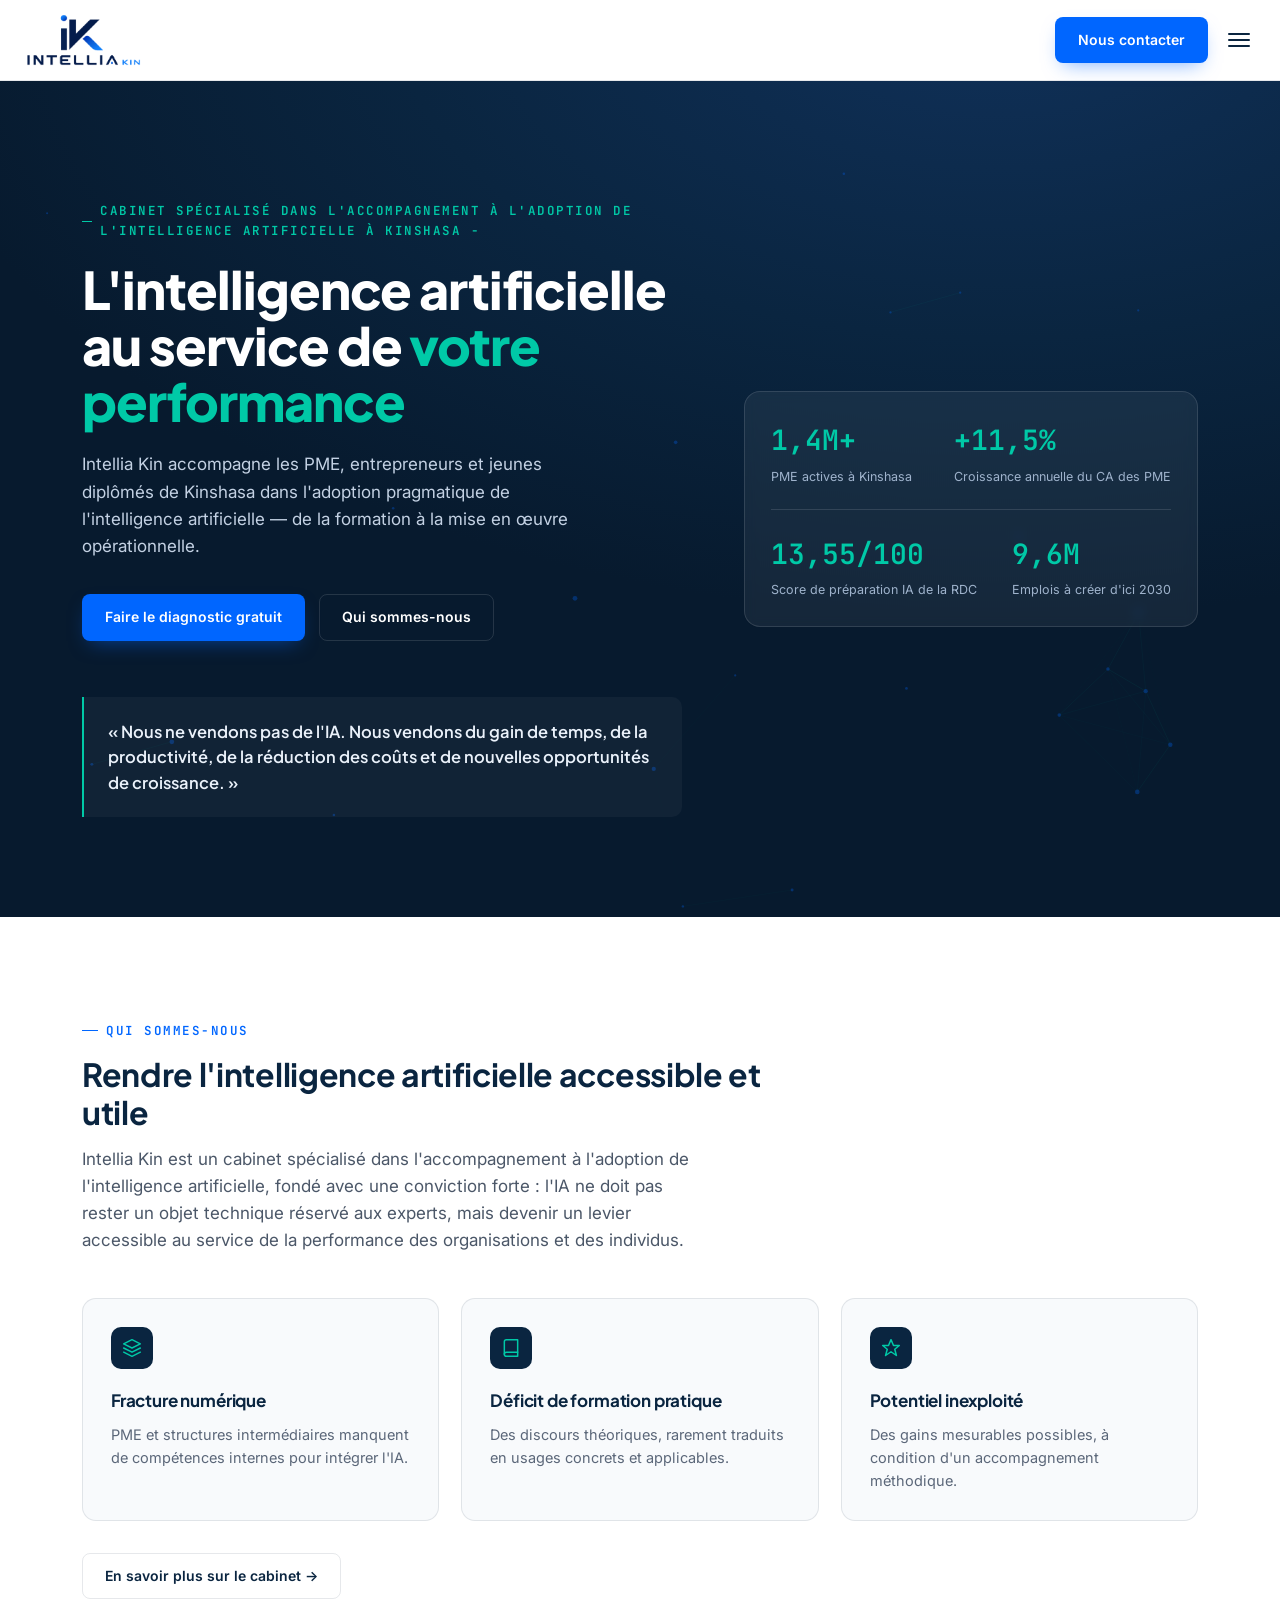
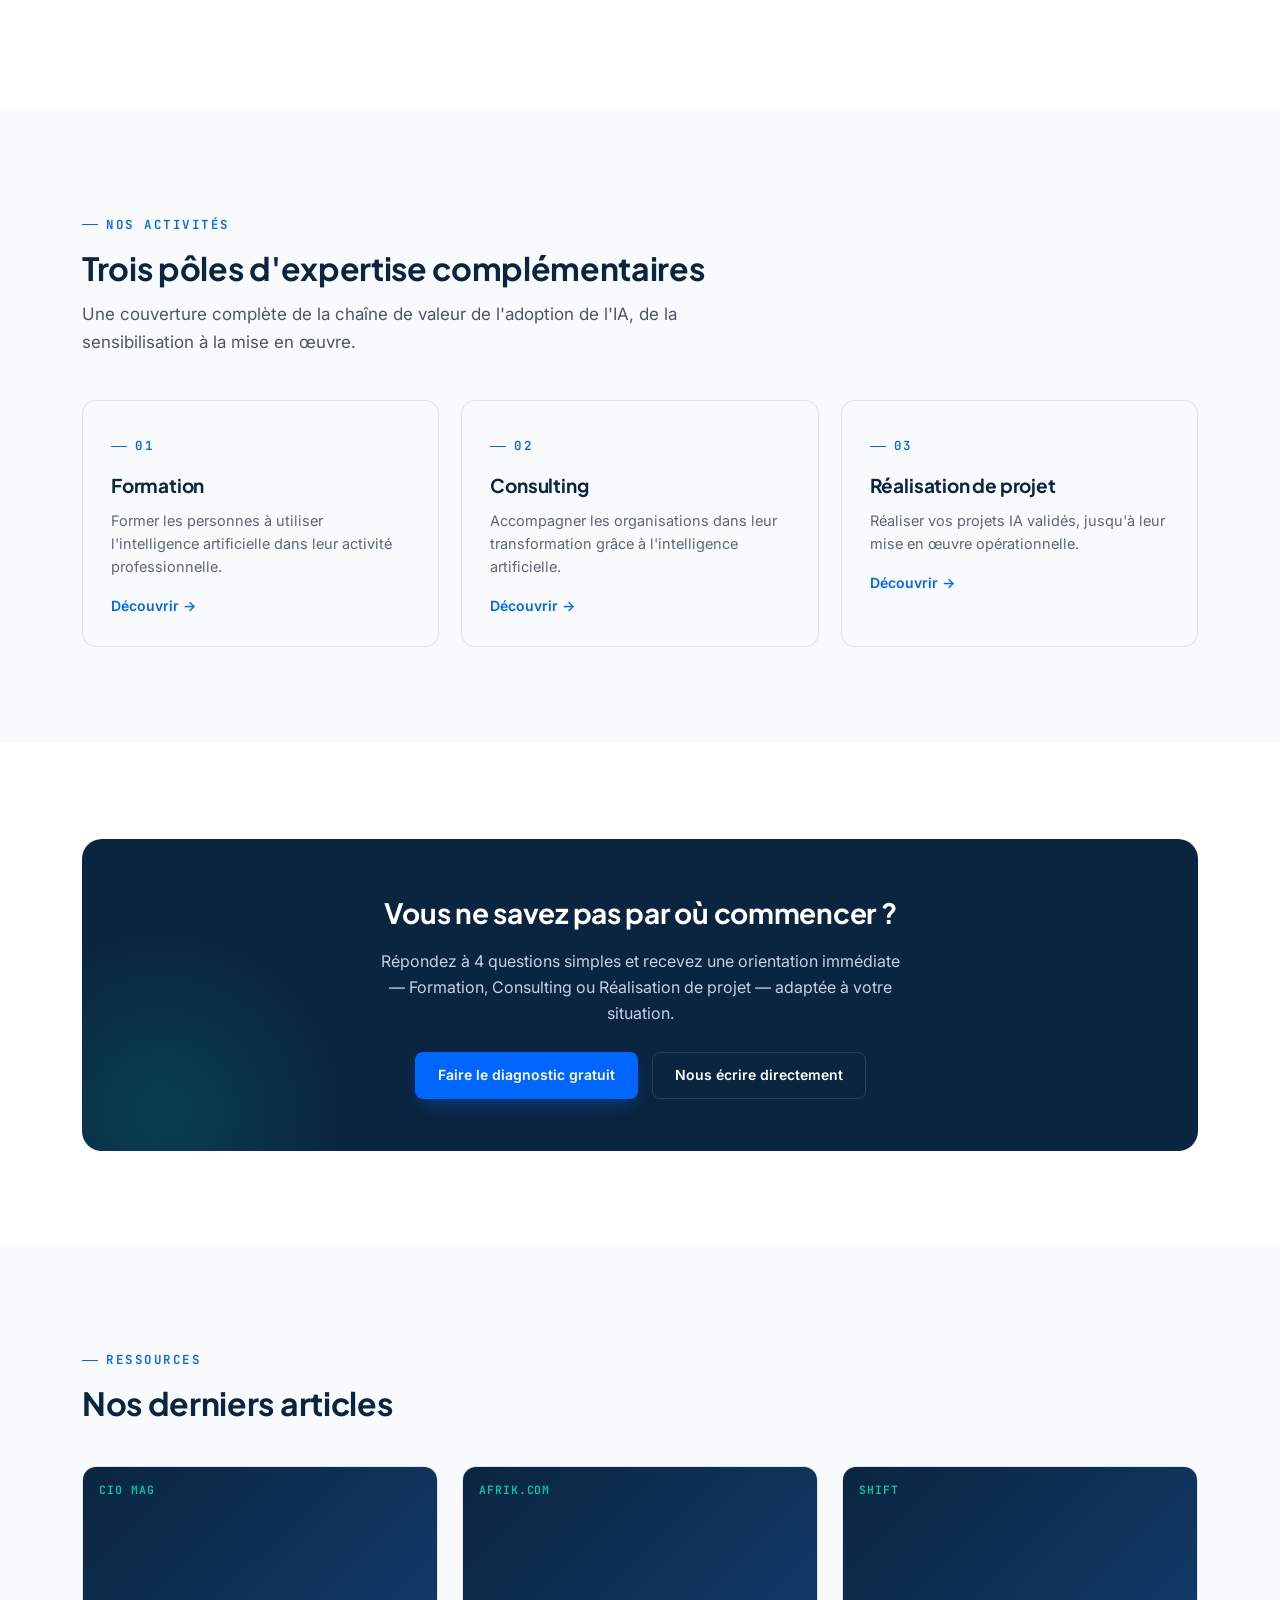
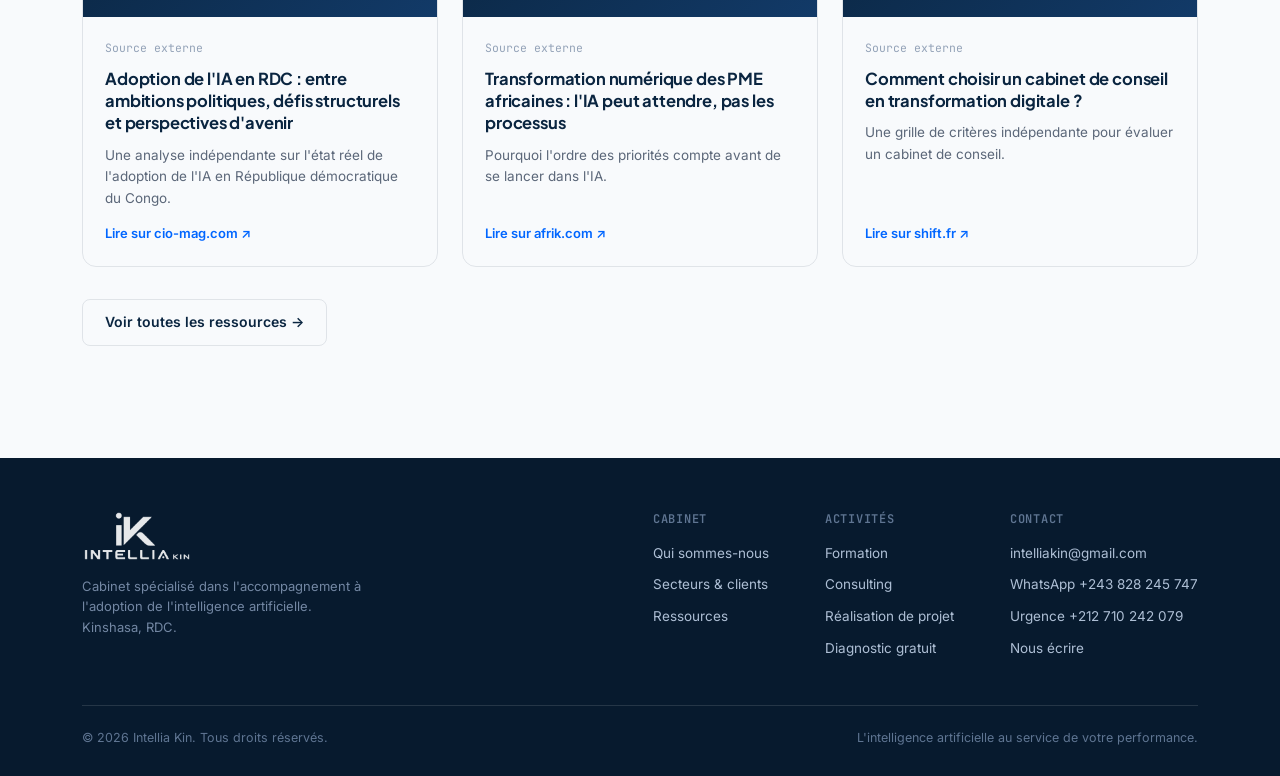
<file: index.html>
<!DOCTYPE html>
<html lang="fr">
<head>
<meta charset="UTF-8">
<meta name="viewport" content="width=device-width, initial-scale=1.0">
<title>Intellia Kin | Cabinet de Conseil et de Formation en Intelligence Artificielle à Kinshasa</title>
<meta name="description" content="Intellia Kin accompagne PME, entrepreneurs et jeunes diplômés de Kinshasa dans l'adoption pragmatique de l'IA : formation, conseil et accompagnement de projets.">
<link rel="canonical" href="https://intelliakin.com/">
<meta property="og:type" content="website">
<meta property="og:title" content="Intellia Kin | Cabinet de Conseil et de Formation en Intelligence Artificielle à Kinshasa">
<meta property="og:description" content="Intellia Kin accompagne PME, entrepreneurs et jeunes diplômés de Kinshasa dans l'adoption pragmatique de l'IA : formation, conseil et accompagnement de projets.">
<meta property="og:image" content="https://intelliakin.com/assets/img/logo.png">
<meta property="og:url" content="https://intelliakin.com/">
<meta property="og:locale" content="fr_FR">
<meta name="twitter:card" content="summary_large_image">
<meta name="robots" content="index, follow">
<link rel="preconnect" href="https://fonts.googleapis.com">
<link rel="preconnect" href="https://fonts.gstatic.com" crossorigin>
<link href="https://fonts.googleapis.com/css2?family=Plus+Jakarta+Sans:wght@500;600;700;800&family=Inter:wght@400;500;600&family=JetBrains+Mono:wght@500;600&display=swap" rel="stylesheet">
<link rel="icon" href="/favicon.ico" sizes="any">
<link rel="icon" href="assets/img/favicon.png" type="image/png">
<link rel="apple-touch-icon" href="/apple-touch-icon.png">
<link rel="stylesheet" href="assets/css/style.css">
<script type="application/ld+json">
{
  "@context": "https://schema.org",
  "@type": "ProfessionalService",
  "name": "Intellia Kin",
  "description": "Cabinet de conseil et de formation dédié à l'adoption pragmatique de l'intelligence artificielle en Afrique francophone.",
  "url": "https://intelliakin.com",
  "logo": "https://intelliakin.com/assets/img/logo.png",
  "image": "https://intelliakin.com/assets/img/logo.png",
  "areaServed": "Kinshasa, République démocratique du Congo",
  "address": {
    "@type": "PostalAddress",
    "addressLocality": "Kinshasa",
    "addressCountry": "CD"
  },
  "sameAs": []
}
</script>

</head>
<body>
<a href="#main" class="skiplink">Aller au contenu</a>
<header class="site">
  <nav>
    <a href="index.html" class="brand"><img src="assets/img/logo.png" alt="Intellia Kin"></a>
    <div class="navlinks">
      <a href="index.html" class="active">Accueil</a>
      <a href="qui-sommes-nous.html" class="">Qui sommes-nous</a>
      <a href="formation.html" class="">Formation</a>
      <a href="consulting.html" class="">Consulting</a>
      <a href="realisation-projet.html" class="">Réalisation de projet</a>
      <a href="secteurs.html" class="">Secteurs</a>
      <a href="diagnostic.html" class="">Diagnostic gratuit</a>
      <a href="ressources.html" class="">Ressources</a>
    </div>
    <div style="display:flex;align-items:center;gap:14px;">
      <a href="contact.html" class="btn btn-primary navcta">Nous contacter</a>
      <button class="burger" id="burgerBtn" aria-label="Ouvrir le menu" aria-expanded="false">
        <span></span><span></span><span></span>
      </button>
    </div>
  </nav>
  <div id="mnav">
    <a href="index.html">Accueil</a>
    <a href="qui-sommes-nous.html">Qui sommes-nous</a>
    <a href="formation.html">Formation</a>
    <a href="consulting.html">Consulting</a>
    <a href="realisation-projet.html">Réalisation de projet</a>
    <a href="secteurs.html">Secteurs</a>
    <a href="diagnostic.html">Diagnostic gratuit</a>
    <a href="ressources.html">Ressources</a>
    <a href="contact.html" class="btn btn-primary" style="justify-content:center;">Nous contacter</a>
  </div>
</header>
<main id="main">

<section class="hero" style="background:radial-gradient(1100px 620px at 78% -10%, #10315a 0%, var(--navy) 55%, var(--navy-deep) 100%);color:#fff;padding:120px 0 100px;position:relative;overflow:hidden;">
  <canvas id="netcanvas" style="position:absolute;inset:0;width:100%;height:100%;opacity:0.55;"></canvas>
  <div class="wrap" style="position:relative;z-index:2;">
    <div class="hero-grid-2col">
      <div>
        <span class="eyebrow on-dark">Cabinet spécialisé dans l'accompagnement à l'adoption de l'intelligence artificielle à Kinshasa - </span>
        <h1 style="color:#fff;font-size:52px;line-height:1.08;font-weight:800;margin:20px 0 22px;letter-spacing:-0.02em;">L'intelligence artificielle<br>au service de <span style="color:var(--cyan);">votre performance</span></h1>
        <p class="lead" style="color:#C3D1E3;max-width:520px;">Intellia Kin accompagne les PME, entrepreneurs et jeunes diplômés de Kinshasa dans l'adoption pragmatique de l'intelligence artificielle — de la formation à la mise en œuvre opérationnelle.</p>
        <div style="display:flex;gap:14px;margin-top:34px;flex-wrap:wrap;">
          <a href="diagnostic.html" class="btn btn-primary">Faire le diagnostic gratuit</a>
          <a href="qui-sommes-nous.html" class="btn btn-ghost btn-on-dark">Qui sommes-nous</a>
        </div>
        <div style="margin-top:56px;padding:22px 24px;border-left:2px solid var(--cyan);background:rgba(255,255,255,0.04);border-radius:0 10px 10px 0;max-width:600px;">
          <p style="font-family:var(--display);font-weight:600;font-size:16.5px;color:#EAF1FA;margin:0;line-height:1.55;">« Nous ne vendons pas de l'IA. Nous vendons du gain de temps, de la productivité, de la réduction des coûts et de nouvelles opportunités de croissance. »</p>
        </div>
      </div>
      <div>
        <div style="background:rgba(255,255,255,0.06);border:1px solid var(--line-dark);border-radius:16px;padding:26px;backdrop-filter:blur(6px);">
          <div style="display:flex;justify-content:space-between;gap:18px;margin-bottom:22px;">
            <div><div style="font-family:var(--mono);font-weight:600;font-size:28px;color:var(--cyan);">1,4M+</div><div style="font-size:12.5px;color:#9FB3CC;margin-top:4px;">PME actives à Kinshasa</div></div>
            <div><div style="font-family:var(--mono);font-weight:600;font-size:28px;color:var(--cyan);">+11,5%</div><div style="font-size:12.5px;color:#9FB3CC;margin-top:4px;">Croissance annuelle du CA des PME</div></div>
          </div>
          <div style="height:1px;background:var(--line-dark);margin:0 0 22px;"></div>
          <div style="display:flex;justify-content:space-between;gap:18px;">
            <div><div style="font-family:var(--mono);font-weight:600;font-size:28px;color:var(--cyan);">13,55/100</div><div style="font-size:12.5px;color:#9FB3CC;margin-top:4px;">Score de préparation IA de la RDC</div></div>
            <div><div style="font-family:var(--mono);font-weight:600;font-size:28px;color:var(--cyan);">9,6M</div><div style="font-size:12.5px;color:#9FB3CC;margin-top:4px;">Emplois à créer d'ici 2030</div></div>
          </div>
        </div>
      </div>
    </div>
  </div>
</section>

<section id="apropos">
  <div class="wrap">
    <div class="shead reveal">
      <span class="eyebrow">Qui sommes-nous</span>
      <h2>Rendre l'intelligence artificielle accessible et utile</h2>
      <p class="lead" style="margin-top:14px;">Intellia Kin est un cabinet spécialisé dans l'accompagnement à l'adoption de l'intelligence artificielle, fondé avec une conviction forte : l'IA ne doit pas rester un objet technique réservé aux experts, mais devenir un levier accessible au service de la performance des organisations et des individus.</p>
    </div>
    <div class="grid3">
      <div class="card reveal">
        <div class="ico"><svg viewBox="0 0 24 24" fill="none" stroke-width="1.8" stroke-linecap="round" stroke-linejoin="round"><path d="M12 2 2 7l10 5 10-5-10-5Z"/><path d="M2 17l10 5 10-5"/><path d="M2 12l10 5 10-5"/></svg></div>
        <h3>Fracture numérique</h3>
        <p>PME et structures intermédiaires manquent de compétences internes pour intégrer l'IA.</p>
      </div>
      <div class="card reveal">
        <div class="ico"><svg viewBox="0 0 24 24" fill="none" stroke-width="1.8" stroke-linecap="round" stroke-linejoin="round"><path d="M4 19.5A2.5 2.5 0 0 1 6.5 17H20"/><path d="M6.5 2H20v20H6.5A2.5 2.5 0 0 1 4 19.5v-15A2.5 2.5 0 0 1 6.5 2Z"/></svg></div>
        <h3>Déficit de formation pratique</h3>
        <p>Des discours théoriques, rarement traduits en usages concrets et applicables.</p>
      </div>
      <div class="card reveal">
        <div class="ico"><svg viewBox="0 0 24 24" fill="none" stroke-width="1.8" stroke-linecap="round" stroke-linejoin="round"><path d="m12 2 3 7h7l-5.5 4.5L18.5 21 12 16.5 5.5 21l2-7.5L2 9h7l3-7Z"/></svg></div>
        <h3>Potentiel inexploité</h3>
        <p>Des gains mesurables possibles, à condition d'un accompagnement méthodique.</p>
      </div>
    </div>
    <p style="margin-top:32px;"><a href="qui-sommes-nous.html" class="btn btn-ghost">En savoir plus sur le cabinet →</a></p>
  </div>
</section>

<section style="background:var(--soft);" id="activites">
  <div class="wrap">
    <div class="shead reveal">
      <span class="eyebrow">Nos activités</span>
      <h2>Trois pôles d'expertise complémentaires</h2>
      <p class="lead" style="margin-top:14px;">Une couverture complète de la chaîne de valeur de l'adoption de l'IA, de la sensibilisation à la mise en œuvre.</p>
    </div>
    <div class="grid3">
      <div class="card reveal">
        <span class="eyebrow" style="margin-bottom:14px;">01</span>
        <h3 style="font-size:19px;">Formation</h3>
        <p>Former les personnes à utiliser l'intelligence artificielle dans leur activité professionnelle.</p>
        <p style="margin-top:16px;"><a href="formation.html" style="color:var(--electric);font-weight:600;font-size:14px;">Découvrir →</a></p>
      </div>
      <div class="card reveal">
        <span class="eyebrow" style="margin-bottom:14px;">02</span>
        <h3 style="font-size:19px;">Consulting</h3>
        <p>Accompagner les organisations dans leur transformation grâce à l'intelligence artificielle.</p>
        <p style="margin-top:16px;"><a href="consulting.html" style="color:var(--electric);font-weight:600;font-size:14px;">Découvrir →</a></p>
      </div>
      <div class="card reveal">
        <span class="eyebrow" style="margin-bottom:14px;">03</span>
        <h3 style="font-size:19px;">Réalisation de projet</h3>
        <p>Réaliser vos projets IA validés, jusqu'à leur mise en œuvre opérationnelle.</p>
        <p style="margin-top:16px;"><a href="realisation-projet.html" style="color:var(--electric);font-weight:600;font-size:14px;">Découvrir →</a></p>
      </div>
    </div>
  </div>
</section>

<section>
  <div class="wrap">
    <div class="cta-band reveal">
      <h2>Vous ne savez pas par où commencer ?</h2>
      <p>Répondez à 4 questions simples et recevez une orientation immédiate — Formation, Consulting ou Réalisation de projet — adaptée à votre situation.</p>
      <div class="ctas">
        <a href="diagnostic.html" class="btn btn-primary">Faire le diagnostic gratuit</a>
        <a href="contact.html" class="btn btn-ghost btn-on-dark">Nous écrire directement</a>
      </div>
    </div>
  </div>
</section>

<section style="background:var(--soft);">
  <div class="wrap">
    <div class="shead reveal">
      <span class="eyebrow">Ressources</span>
      <h2>Nos derniers articles</h2>
    </div>
    <div class="post-grid">
      <a href="https://cio-mag.com/adoption-de-lia-en-rdc-entre-ambitions-politiques-defis-structurels-et-perspectives-davenir/" class="post-card reveal" target="_blank" rel="noopener noreferrer">
        <div class="post-thumb"><span>CIO Mag</span></div>
        <div class="post-body">
          <div class="pdate">Source externe</div>
          <h3>Adoption de l'IA en RDC : entre ambitions politiques, défis structurels et perspectives d'avenir</h3>
          <p>Une analyse indépendante sur l'état réel de l'adoption de l'IA en République démocratique du Congo.</p>
          <span class="readmore">Lire sur cio-mag.com ↗</span>
        </div>
      </a>
      <a href="https://www.afrik.com/transformation-numerique-des-pme-africaines-l-ia-peut-attendre-pas-les-processus" class="post-card reveal" target="_blank" rel="noopener noreferrer">
        <div class="post-thumb"><span>Afrik.com</span></div>
        <div class="post-body">
          <div class="pdate">Source externe</div>
          <h3>Transformation numérique des PME africaines : l'IA peut attendre, pas les processus</h3>
          <p>Pourquoi l'ordre des priorités compte avant de se lancer dans l'IA.</p>
          <span class="readmore">Lire sur afrik.com ↗</span>
        </div>
      </a>
      <a href="https://www.shift.fr/guides/comment-choisir-un-cabinet-de-conseil-en-transformation-digitale/" class="post-card reveal" target="_blank" rel="noopener noreferrer">
        <div class="post-thumb"><span>Shift</span></div>
        <div class="post-body">
          <div class="pdate">Source externe</div>
          <h3>Comment choisir un cabinet de conseil en transformation digitale ?</h3>
          <p>Une grille de critères indépendante pour évaluer un cabinet de conseil.</p>
          <span class="readmore">Lire sur shift.fr ↗</span>
        </div>
      </a>
    </div>
    <p style="margin-top:32px;"><a href="ressources.html" class="btn btn-ghost">Voir toutes les ressources →</a></p>
  </div>
</section>

</main>
<footer>
  <div class="wrap">
    <div class="foot-top">
      <div class="foot-brand">
        <img src="assets/img/logo.png" alt="Intellia Kin">
        <p>Cabinet spécialisé dans l'accompagnement à l'adoption de l'intelligence artificielle. Kinshasa, RDC.</p>
      </div>
      <div class="foot-cols">
        <div class="foot-col">
          <h4>Cabinet</h4>
          <a href="qui-sommes-nous.html">Qui sommes-nous</a>
          <a href="secteurs.html">Secteurs &amp; clients</a>
          <a href="ressources.html">Ressources</a>
        </div>
        <div class="foot-col">
          <h4>Activités</h4>
          <a href="formation.html">Formation</a>
          <a href="consulting.html">Consulting</a>
          <a href="realisation-projet.html">Réalisation de projet</a>
          <a href="diagnostic.html">Diagnostic gratuit</a>
        </div>
        <div class="foot-col">
          <h4>Contact</h4>
          <a href="mailto:intelliakin@gmail.com">intelliakin@gmail.com</a>
          <a href="https://wa.me/243828245747" target="_blank" rel="noopener">WhatsApp +243 828 245 747</a>
          <a href="tel:+212710242079">Urgence +212 710 242 079</a>
          <a href="contact.html">Nous écrire</a>
        </div>
      </div>
    </div>
    <div class="foot-bottom">
      <span>© 2026 Intellia Kin. Tous droits réservés.</span>
      <span>L'intelligence artificielle au service de votre performance.</span>
    </div>
  </div>
</footer>
<script src="assets/js/main.js"></script>
</body>
</html>
</file>
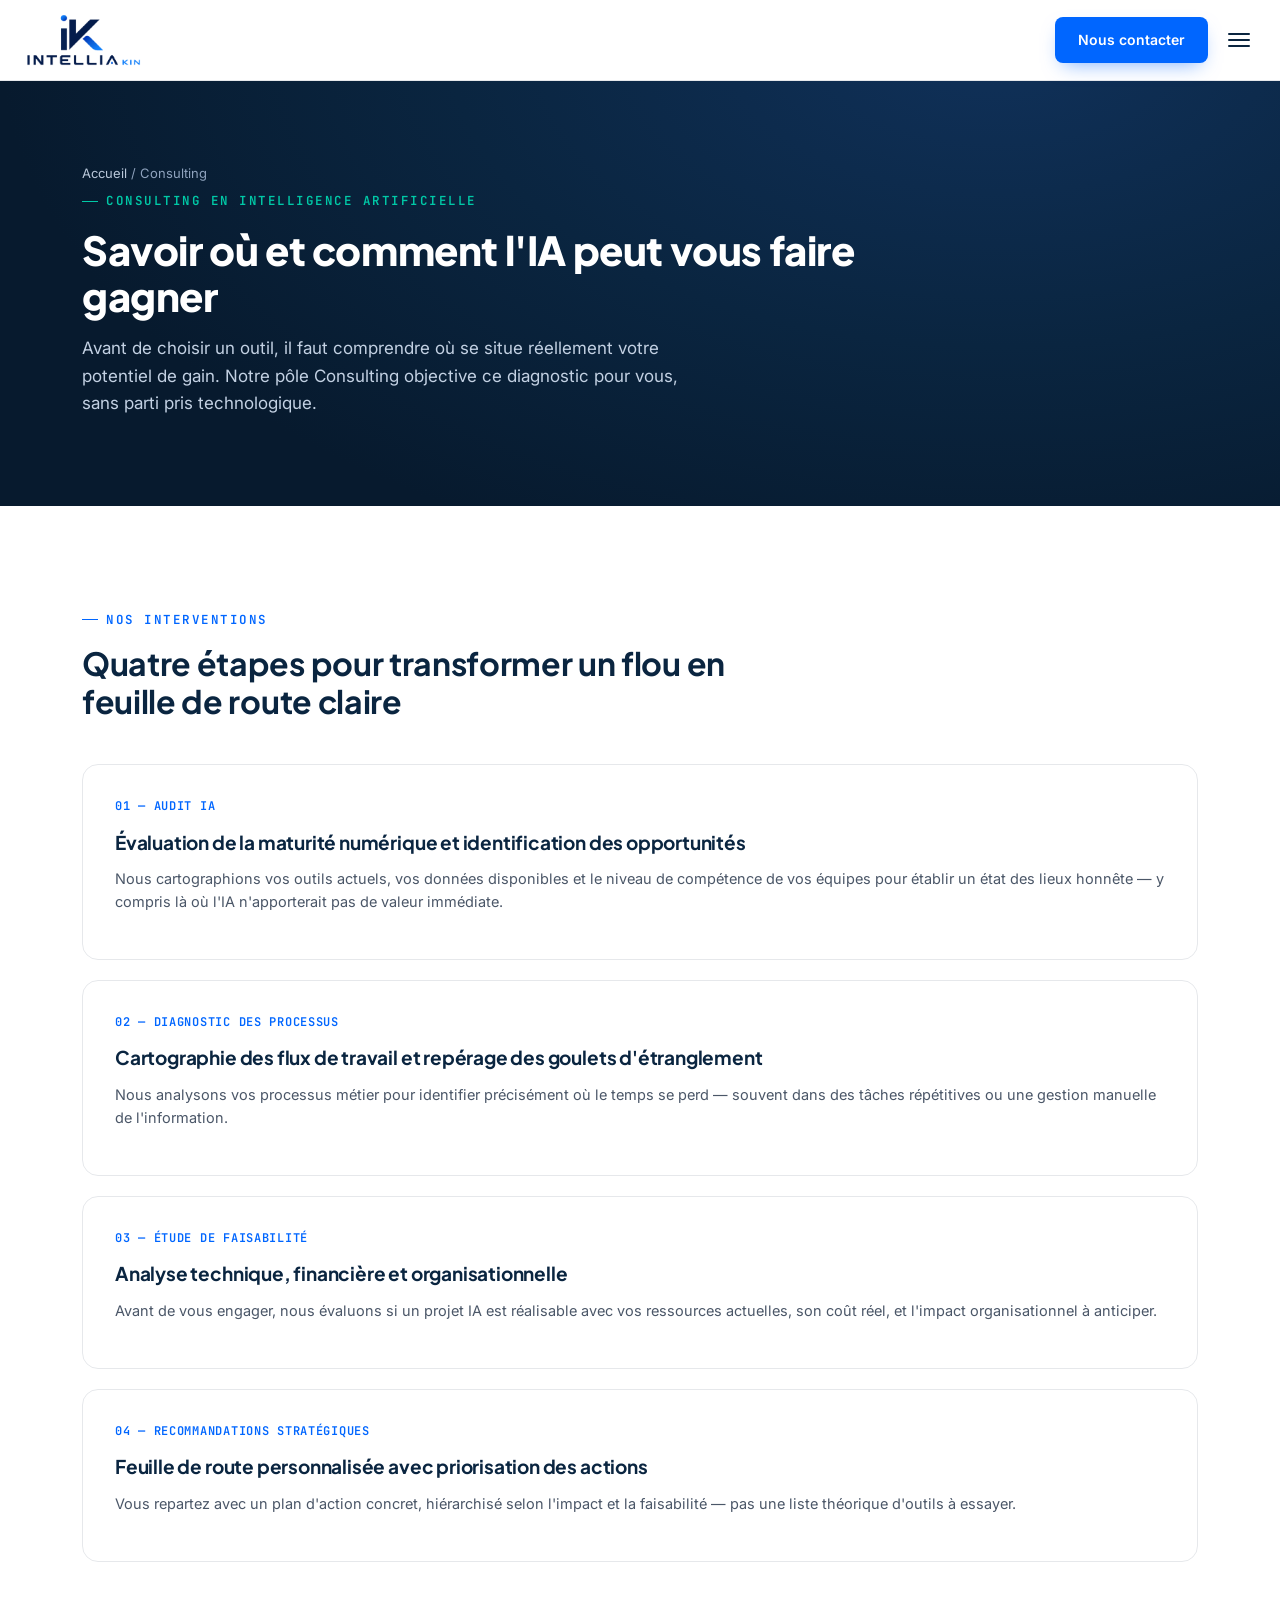
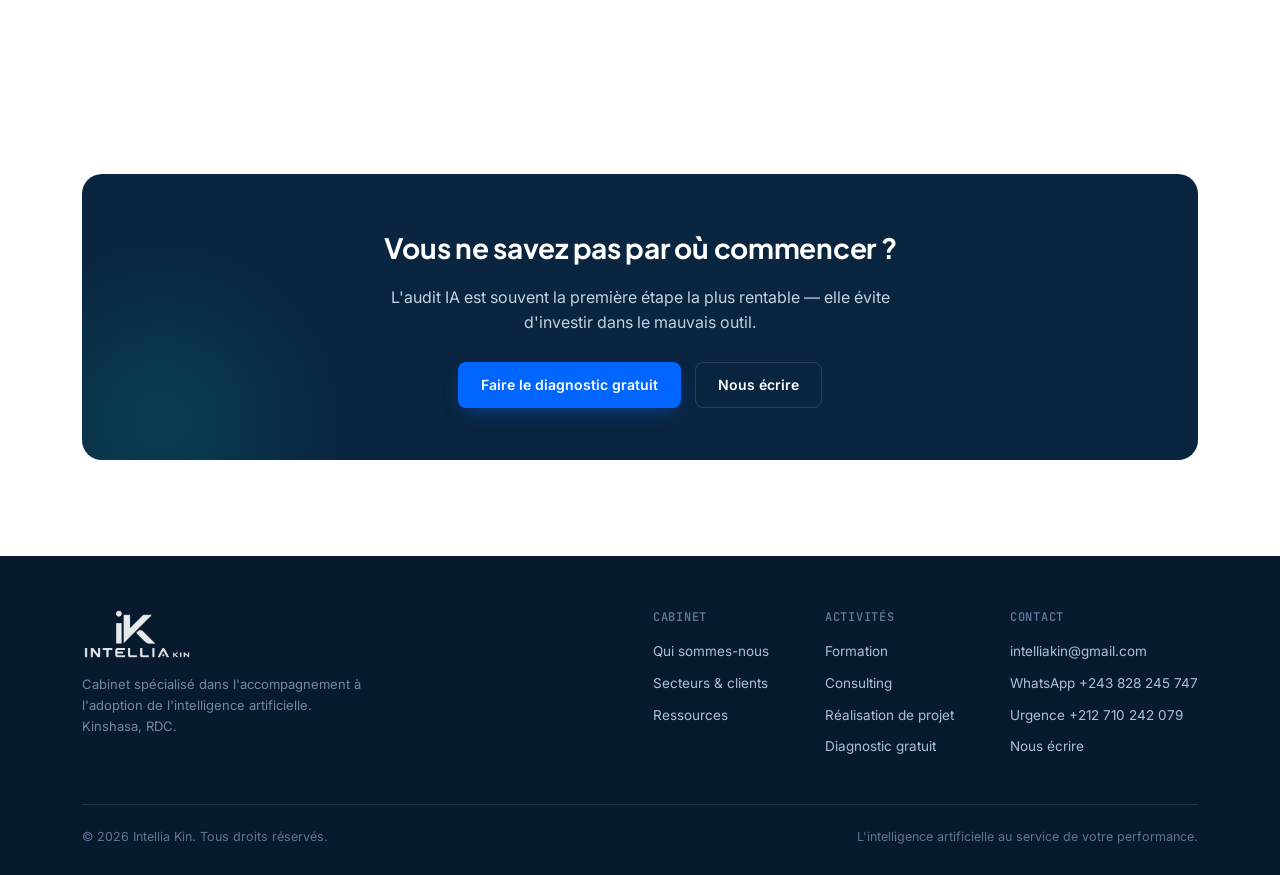
<file: consulting.html>
<!DOCTYPE html>
<html lang="fr">
<head>
<meta charset="UTF-8">
<meta name="viewport" content="width=device-width, initial-scale=1.0">
<title>Consulting en Intelligence Artificielle pour Entreprises | Intellia Kin</title>
<meta name="description" content="Audit IA, diagnostic des processus, étude de faisabilité et feuille de route stratégique. Intellia Kin aide les entreprises de Kinshasa à identifier où l'IA crée réellement de la valeur.">
<link rel="canonical" href="https://intelliakin.com/consulting.html">
<meta property="og:type" content="website">
<meta property="og:title" content="Consulting en Intelligence Artificielle pour Entreprises | Intellia Kin">
<meta property="og:description" content="Audit IA, diagnostic des processus, étude de faisabilité et feuille de route stratégique. Intellia Kin aide les entreprises de Kinshasa à identifier où l'IA crée réellement de la valeur.">
<meta property="og:image" content="https://intelliakin.com/assets/img/logo.png">
<meta property="og:url" content="https://intelliakin.com/consulting.html">
<meta property="og:locale" content="fr_FR">
<meta name="twitter:card" content="summary_large_image">
<meta name="robots" content="index, follow">
<link rel="preconnect" href="https://fonts.googleapis.com">
<link rel="preconnect" href="https://fonts.gstatic.com" crossorigin>
<link href="https://fonts.googleapis.com/css2?family=Plus+Jakarta+Sans:wght@500;600;700;800&family=Inter:wght@400;500;600&family=JetBrains+Mono:wght@500;600&display=swap" rel="stylesheet">
<link rel="icon" href="/favicon.ico" sizes="any">
<link rel="icon" href="assets/img/favicon.png" type="image/png">
<link rel="apple-touch-icon" href="/apple-touch-icon.png">
<link rel="stylesheet" href="assets/css/style.css">
<script type="application/ld+json">
{
  "@context": "https://schema.org",
  "@type": "ProfessionalService",
  "name": "Intellia Kin",
  "description": "Cabinet de conseil et de formation dédié à l'adoption pragmatique de l'intelligence artificielle en Afrique francophone.",
  "url": "https://intelliakin.com",
  "logo": "https://intelliakin.com/assets/img/logo.png",
  "image": "https://intelliakin.com/assets/img/logo.png",
  "areaServed": "Kinshasa, République démocratique du Congo",
  "address": {
    "@type": "PostalAddress",
    "addressLocality": "Kinshasa",
    "addressCountry": "CD"
  },
  "sameAs": []
}
</script>

</head>
<body>
<a href="#main" class="skiplink">Aller au contenu</a>
<header class="site">
  <nav>
    <a href="index.html" class="brand"><img src="assets/img/logo.png" alt="Intellia Kin"></a>
    <div class="navlinks">
      <a href="index.html" class="">Accueil</a>
      <a href="qui-sommes-nous.html" class="">Qui sommes-nous</a>
      <a href="formation.html" class="">Formation</a>
      <a href="consulting.html" class="active">Consulting</a>
      <a href="realisation-projet.html" class="">Réalisation de projet</a>
      <a href="secteurs.html" class="">Secteurs</a>
      <a href="diagnostic.html" class="">Diagnostic gratuit</a>
      <a href="ressources.html" class="">Ressources</a>
    </div>
    <div style="display:flex;align-items:center;gap:14px;">
      <a href="contact.html" class="btn btn-primary navcta">Nous contacter</a>
      <button class="burger" id="burgerBtn" aria-label="Ouvrir le menu" aria-expanded="false">
        <span></span><span></span><span></span>
      </button>
    </div>
  </nav>
  <div id="mnav">
    <a href="index.html">Accueil</a>
    <a href="qui-sommes-nous.html">Qui sommes-nous</a>
    <a href="formation.html">Formation</a>
    <a href="consulting.html">Consulting</a>
    <a href="realisation-projet.html">Réalisation de projet</a>
    <a href="secteurs.html">Secteurs</a>
    <a href="diagnostic.html">Diagnostic gratuit</a>
    <a href="ressources.html">Ressources</a>
    <a href="contact.html" class="btn btn-primary" style="justify-content:center;">Nous contacter</a>
  </div>
</header>
<main id="main">

<section class="pagehero">
  <div class="wrap">
    <div class="breadcrumb"><a href="index.html">Accueil</a> / Consulting</div>
    <span class="eyebrow on-dark">Consulting en Intelligence Artificielle</span>
    <h1>Savoir où et comment l'IA peut vous faire gagner</h1>
    <p class="lead">Avant de choisir un outil, il faut comprendre où se situe réellement votre potentiel de gain. Notre pôle Consulting objective ce diagnostic pour vous, sans parti pris technologique.</p>
  </div>
</section>

<section>
  <div class="wrap">
    <div class="shead reveal">
      <span class="eyebrow">Nos interventions</span>
      <h2>Quatre étapes pour transformer un flou en feuille de route claire</h2>
    </div>

    <div class="service-detail reveal">
      <span class="stag">01 — Audit IA</span>
      <h3>Évaluation de la maturité numérique et identification des opportunités</h3>
      <p>Nous cartographions vos outils actuels, vos données disponibles et le niveau de compétence de vos équipes pour établir un état des lieux honnête — y compris là où l'IA n'apporterait pas de valeur immédiate.</p>
    </div>

    <div class="service-detail reveal">
      <span class="stag">02 — Diagnostic des processus</span>
      <h3>Cartographie des flux de travail et repérage des goulets d'étranglement</h3>
      <p>Nous analysons vos processus métier pour identifier précisément où le temps se perd — souvent dans des tâches répétitives ou une gestion manuelle de l'information.</p>
    </div>

    <div class="service-detail reveal">
      <span class="stag">03 — Étude de faisabilité</span>
      <h3>Analyse technique, financière et organisationnelle</h3>
      <p>Avant de vous engager, nous évaluons si un projet IA est réalisable avec vos ressources actuelles, son coût réel, et l'impact organisationnel à anticiper.</p>
    </div>

    <div class="service-detail reveal">
      <span class="stag">04 — Recommandations stratégiques</span>
      <h3>Feuille de route personnalisée avec priorisation des actions</h3>
      <p>Vous repartez avec un plan d'action concret, hiérarchisé selon l'impact et la faisabilité — pas une liste théorique d'outils à essayer.</p>
    </div>
  </div>
</section>

<section>
  <div class="wrap">
    <div class="cta-band reveal">
      <h2>Vous ne savez pas par où commencer ?</h2>
      <p>L'audit IA est souvent la première étape la plus rentable — elle évite d'investir dans le mauvais outil.</p>
      <div class="ctas">
        <a href="diagnostic.html" class="btn btn-primary">Faire le diagnostic gratuit</a>
        <a href="contact.html" class="btn btn-ghost btn-on-dark">Nous écrire</a>
      </div>
    </div>
  </div>
</section>

</main>
<footer>
  <div class="wrap">
    <div class="foot-top">
      <div class="foot-brand">
        <img src="assets/img/logo.png" alt="Intellia Kin">
        <p>Cabinet spécialisé dans l'accompagnement à l'adoption de l'intelligence artificielle. Kinshasa, RDC.</p>
      </div>
      <div class="foot-cols">
        <div class="foot-col">
          <h4>Cabinet</h4>
          <a href="qui-sommes-nous.html">Qui sommes-nous</a>
          <a href="secteurs.html">Secteurs &amp; clients</a>
          <a href="ressources.html">Ressources</a>
        </div>
        <div class="foot-col">
          <h4>Activités</h4>
          <a href="formation.html">Formation</a>
          <a href="consulting.html">Consulting</a>
          <a href="realisation-projet.html">Réalisation de projet</a>
          <a href="diagnostic.html">Diagnostic gratuit</a>
        </div>
        <div class="foot-col">
          <h4>Contact</h4>
          <a href="mailto:intelliakin@gmail.com">intelliakin@gmail.com</a>
          <a href="https://wa.me/243828245747" target="_blank" rel="noopener">WhatsApp +243 828 245 747</a>
          <a href="tel:+212710242079">Urgence +212 710 242 079</a>
          <a href="contact.html">Nous écrire</a>
        </div>
      </div>
    </div>
    <div class="foot-bottom">
      <span>© 2026 Intellia Kin. Tous droits réservés.</span>
      <span>L'intelligence artificielle au service de votre performance.</span>
    </div>
  </div>
</footer>
<script src="assets/js/main.js"></script>
</body>
</html>
</file>
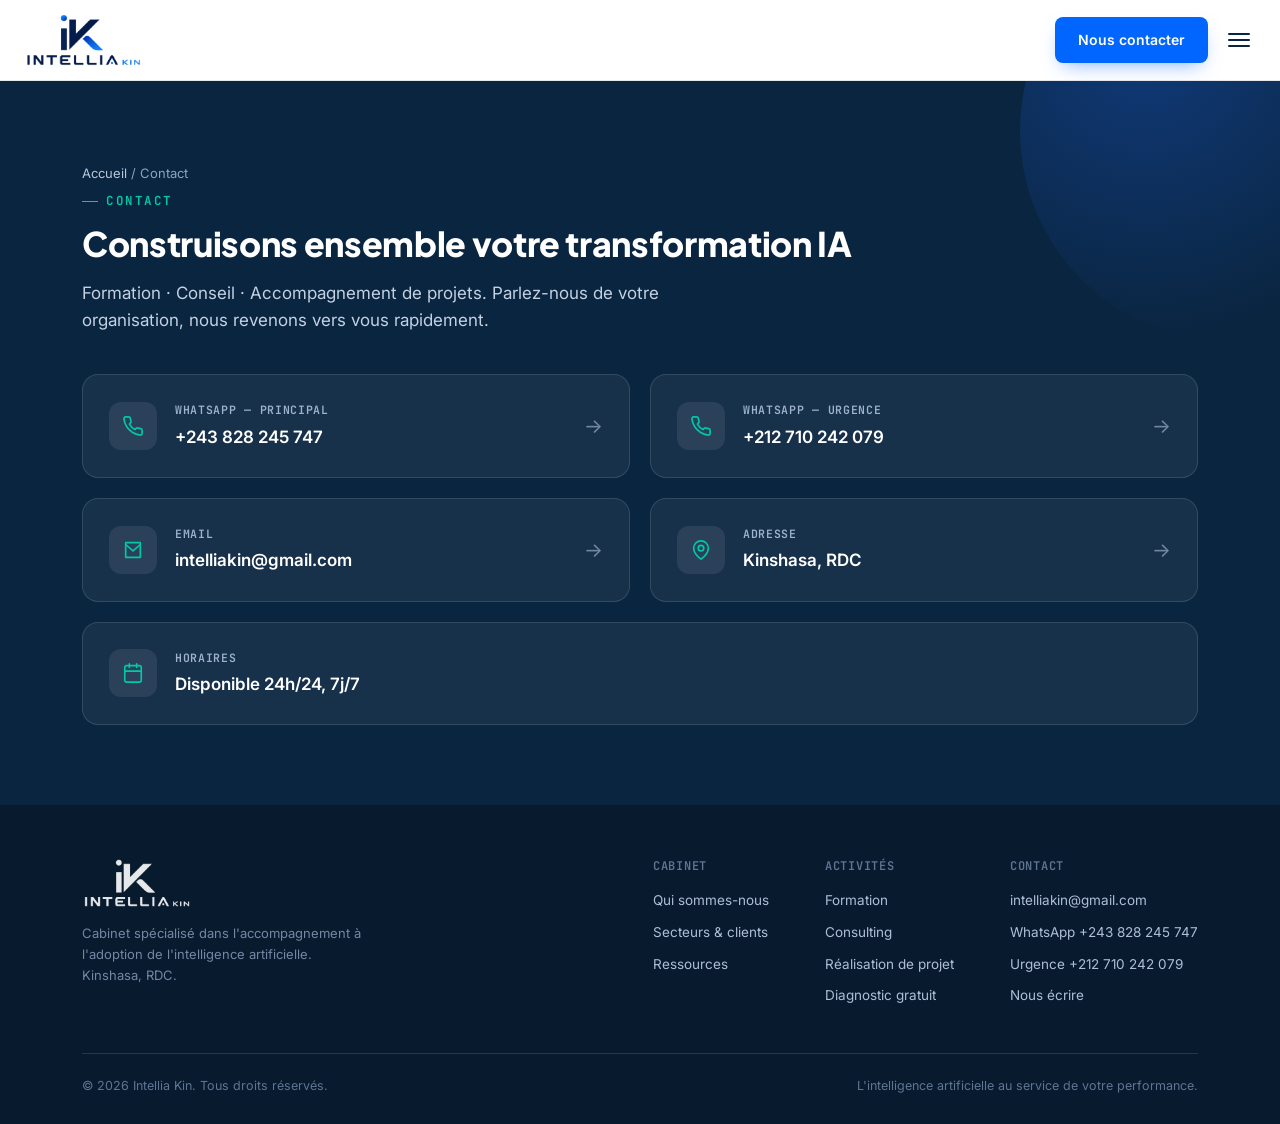
<file: contact.html>
<!DOCTYPE html>
<html lang="fr">
<head>
<meta charset="UTF-8">
<meta name="viewport" content="width=device-width, initial-scale=1.0">
<title>Contact | Intellia Kin — Cabinet de Conseil et Formation IA à Kinshasa</title>
<meta name="description" content="Contactez Intellia Kin pour discuter de votre projet de formation, de conseil ou d'accompagnement en intelligence artificielle à Kinshasa.">
<link rel="canonical" href="https://intelliakin.com/contact.html">
<meta property="og:type" content="website">
<meta property="og:title" content="Contact | Intellia Kin — Cabinet de Conseil et Formation IA à Kinshasa">
<meta property="og:description" content="Contactez Intellia Kin pour discuter de votre projet de formation, de conseil ou d'accompagnement en intelligence artificielle à Kinshasa.">
<meta property="og:image" content="https://intelliakin.com/assets/img/logo.png">
<meta property="og:url" content="https://intelliakin.com/contact.html">
<meta property="og:locale" content="fr_FR">
<meta name="twitter:card" content="summary_large_image">
<meta name="robots" content="index, follow">
<link rel="preconnect" href="https://fonts.googleapis.com">
<link rel="preconnect" href="https://fonts.gstatic.com" crossorigin>
<link href="https://fonts.googleapis.com/css2?family=Plus+Jakarta+Sans:wght@500;600;700;800&family=Inter:wght@400;500;600&family=JetBrains+Mono:wght@500;600&display=swap" rel="stylesheet">
<link rel="icon" href="/favicon.ico" sizes="any">
<link rel="icon" href="assets/img/favicon.png" type="image/png">
<link rel="apple-touch-icon" href="/apple-touch-icon.png">
<link rel="stylesheet" href="assets/css/style.css">
<script type="application/ld+json">
{
  "@context": "https://schema.org",
  "@type": "ProfessionalService",
  "name": "Intellia Kin",
  "description": "Cabinet de conseil et de formation dédié à l'adoption pragmatique de l'intelligence artificielle en Afrique francophone.",
  "url": "https://intelliakin.com",
  "logo": "https://intelliakin.com/assets/img/logo.png",
  "image": "https://intelliakin.com/assets/img/logo.png",
  "areaServed": "Kinshasa, République démocratique du Congo",
  "address": {
    "@type": "PostalAddress",
    "addressLocality": "Kinshasa",
    "addressCountry": "CD"
  },
  "sameAs": []
}
</script>

</head>
<body>
<a href="#main" class="skiplink">Aller au contenu</a>
<header class="site">
  <nav>
    <a href="index.html" class="brand"><img src="assets/img/logo.png" alt="Intellia Kin"></a>
    <div class="navlinks">
      <a href="index.html" class="">Accueil</a>
      <a href="qui-sommes-nous.html" class="">Qui sommes-nous</a>
      <a href="formation.html" class="">Formation</a>
      <a href="consulting.html" class="">Consulting</a>
      <a href="realisation-projet.html" class="">Réalisation de projet</a>
      <a href="secteurs.html" class="">Secteurs</a>
      <a href="diagnostic.html" class="">Diagnostic gratuit</a>
      <a href="ressources.html" class="">Ressources</a>
    </div>
    <div style="display:flex;align-items:center;gap:14px;">
      <a href="contact.html" class="btn btn-primary navcta">Nous contacter</a>
      <button class="burger" id="burgerBtn" aria-label="Ouvrir le menu" aria-expanded="false">
        <span></span><span></span><span></span>
      </button>
    </div>
  </nav>
  <div id="mnav">
    <a href="index.html">Accueil</a>
    <a href="qui-sommes-nous.html">Qui sommes-nous</a>
    <a href="formation.html">Formation</a>
    <a href="consulting.html">Consulting</a>
    <a href="realisation-projet.html">Réalisation de projet</a>
    <a href="secteurs.html">Secteurs</a>
    <a href="diagnostic.html">Diagnostic gratuit</a>
    <a href="ressources.html">Ressources</a>
    <a href="contact.html" class="btn btn-primary" style="justify-content:center;">Nous contacter</a>
  </div>
</header>
<main id="main">

<section class="pagehero band-dark" style="padding:64px 0 80px;">
  <div class="wrap">
    <div class="breadcrumb" style="color:#8FA3BE;"><a href="index.html" style="color:#B9C7D9;">Accueil</a> / Contact</div>
    <span class="eyebrow on-dark">Contact</span>
    <h1 style="color:#fff;margin-top:14px;font-size:34px;">Construisons ensemble votre transformation IA</h1>
    <p class="lead" style="color:#C3D1E3;margin-top:14px;">Formation · Conseil · Accompagnement de projets. Parlez-nous de votre organisation, nous revenons vers vous rapidement.</p>

    <div class="contact-actions">
      <a href="https://wa.me/243828245747" target="_blank" rel="noopener" class="contact-card reveal">
        <div class="cc-ic"><svg viewBox="0 0 24 24" fill="none" stroke-width="1.8" stroke-linecap="round" stroke-linejoin="round"><path d="M22 16.92v3a2 2 0 0 1-2.18 2 19.79 19.79 0 0 1-8.63-3.07 19.5 19.5 0 0 1-6-6 19.79 19.79 0 0 1-3.07-8.67A2 2 0 0 1 4.11 2h3a2 2 0 0 1 2 1.72c.127.96.361 1.903.7 2.81a2 2 0 0 1-.45 2.11L8.09 9.91a16 16 0 0 0 6 6l1.27-1.27a2 2 0 0 1 2.11-.45c.907.339 1.85.573 2.81.7A2 2 0 0 1 22 16.92Z"/></svg></div>
        <div>
          <div class="cc-label">WhatsApp — Principal</div>
          <div class="cc-value">+243 828 245 747</div>
        </div>
        <div class="cc-arrow">→</div>
      </a>

      <a href="https://wa.me/212710242079" target="_blank" rel="noopener" class="contact-card reveal">
        <div class="cc-ic"><svg viewBox="0 0 24 24" fill="none" stroke-width="1.8" stroke-linecap="round" stroke-linejoin="round"><path d="M22 16.92v3a2 2 0 0 1-2.18 2 19.79 19.79 0 0 1-8.63-3.07 19.5 19.5 0 0 1-6-6 19.79 19.79 0 0 1-3.07-8.67A2 2 0 0 1 4.11 2h3a2 2 0 0 1 2 1.72c.127.96.361 1.903.7 2.81a2 2 0 0 1-.45 2.11L8.09 9.91a16 16 0 0 0 6 6l1.27-1.27a2 2 0 0 1 2.11-.45c.907.339 1.85.573 2.81.7A2 2 0 0 1 22 16.92Z"/></svg></div>
        <div>
          <div class="cc-label">WhatsApp — Urgence</div>
          <div class="cc-value">+212 710 242 079</div>
        </div>
        <div class="cc-arrow">→</div>
      </a>

      <a href="mailto:intelliakin@gmail.com" class="contact-card reveal">
        <div class="cc-ic"><svg viewBox="0 0 24 24" fill="none" stroke-width="1.8" stroke-linecap="round" stroke-linejoin="round"><path d="M20 4H4v16h16V4Z"/><path d="m4 6 8 7 8-7"/></svg></div>
        <div>
          <div class="cc-label">Email</div>
          <div class="cc-value">intelliakin@gmail.com</div>
        </div>
        <div class="cc-arrow">→</div>
      </a>

      <a href="https://www.google.com/maps/search/?api=1&query=Kinshasa,+RDC" target="_blank" rel="noopener" class="contact-card reveal">
        <div class="cc-ic"><svg viewBox="0 0 24 24" fill="none" stroke-width="1.8" stroke-linecap="round" stroke-linejoin="round"><path d="M20 10c0 6-8 12-8 12s-8-6-8-12a8 8 0 0 1 16 0Z"/><circle cx="12" cy="10" r="3"/></svg></div>
        <div>
          <div class="cc-label">Adresse</div>
          <div class="cc-value">Kinshasa, RDC</div>
        </div>
        <div class="cc-arrow">→</div>
      </a>

      <div class="contact-card static reveal" style="grid-column:1/-1;">
        <div class="cc-ic"><svg viewBox="0 0 24 24" fill="none" stroke-width="1.8" stroke-linecap="round" stroke-linejoin="round"><rect x="3" y="4" width="18" height="18" rx="2"/><path d="M16 2v4M8 2v4M3 10h18"/></svg></div>
        <div>
          <div class="cc-label">Horaires</div>
          <div class="cc-value">Disponible 24h/24, 7j/7</div>
        </div>
      </div>
    </div>
  </div>
</section>

</main>
<footer>
  <div class="wrap">
    <div class="foot-top">
      <div class="foot-brand">
        <img src="assets/img/logo.png" alt="Intellia Kin">
        <p>Cabinet spécialisé dans l'accompagnement à l'adoption de l'intelligence artificielle. Kinshasa, RDC.</p>
      </div>
      <div class="foot-cols">
        <div class="foot-col">
          <h4>Cabinet</h4>
          <a href="qui-sommes-nous.html">Qui sommes-nous</a>
          <a href="secteurs.html">Secteurs &amp; clients</a>
          <a href="ressources.html">Ressources</a>
        </div>
        <div class="foot-col">
          <h4>Activités</h4>
          <a href="formation.html">Formation</a>
          <a href="consulting.html">Consulting</a>
          <a href="realisation-projet.html">Réalisation de projet</a>
          <a href="diagnostic.html">Diagnostic gratuit</a>
        </div>
        <div class="foot-col">
          <h4>Contact</h4>
          <a href="mailto:intelliakin@gmail.com">intelliakin@gmail.com</a>
          <a href="https://wa.me/243828245747" target="_blank" rel="noopener">WhatsApp +243 828 245 747</a>
          <a href="tel:+212710242079">Urgence +212 710 242 079</a>
          <a href="contact.html">Nous écrire</a>
        </div>
      </div>
    </div>
    <div class="foot-bottom">
      <span>© 2026 Intellia Kin. Tous droits réservés.</span>
      <span>L'intelligence artificielle au service de votre performance.</span>
    </div>
  </div>
</footer>
<script src="assets/js/main.js"></script>
</body>
</html>
</file>
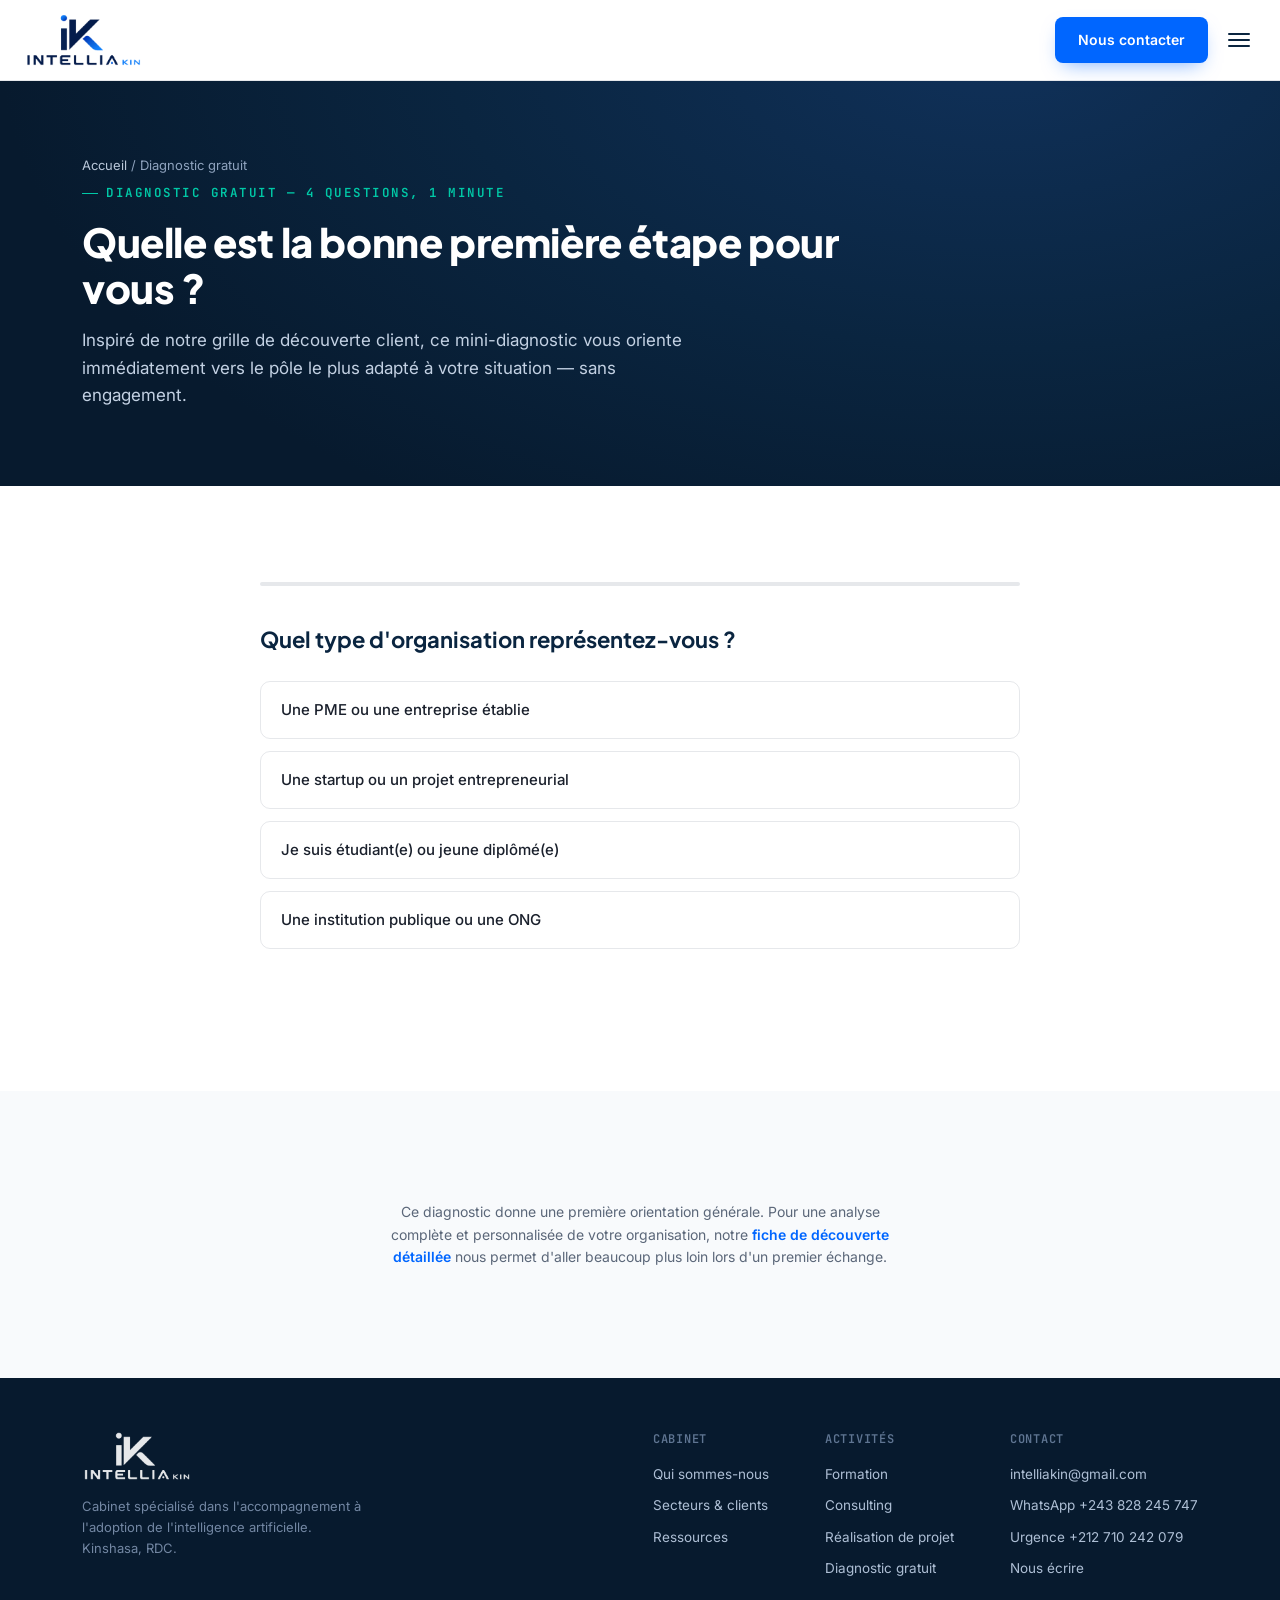
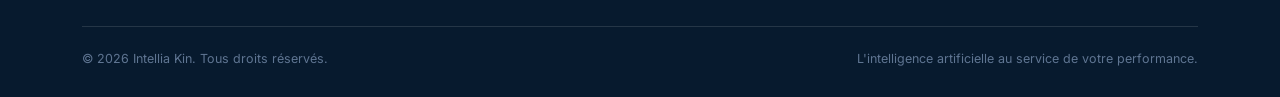
<file: diagnostic.html>
<!DOCTYPE html>
<html lang="fr">
<head>
<meta charset="UTF-8">
<meta name="viewport" content="width=device-width, initial-scale=1.0">
<title>Diagnostic IA Gratuit | Quelle Solution pour Votre Organisation ? — Intellia Kin</title>
<meta name="description" content="Répondez à 4 questions et découvrez en 1 minute si votre organisation a d'abord besoin de formation, de conseil ou d'accompagnement de projet en intelligence artificielle.">
<link rel="canonical" href="https://intelliakin.com/diagnostic.html">
<meta property="og:type" content="website">
<meta property="og:title" content="Diagnostic IA Gratuit | Quelle Solution pour Votre Organisation ? — Intellia Kin">
<meta property="og:description" content="Répondez à 4 questions et découvrez en 1 minute si votre organisation a d'abord besoin de formation, de conseil ou d'accompagnement de projet en intelligence artificielle.">
<meta property="og:image" content="https://intelliakin.com/assets/img/logo.png">
<meta property="og:url" content="https://intelliakin.com/diagnostic.html">
<meta property="og:locale" content="fr_FR">
<meta name="twitter:card" content="summary_large_image">
<meta name="robots" content="index, follow">
<link rel="preconnect" href="https://fonts.googleapis.com">
<link rel="preconnect" href="https://fonts.gstatic.com" crossorigin>
<link href="https://fonts.googleapis.com/css2?family=Plus+Jakarta+Sans:wght@500;600;700;800&family=Inter:wght@400;500;600&family=JetBrains+Mono:wght@500;600&display=swap" rel="stylesheet">
<link rel="icon" href="/favicon.ico" sizes="any">
<link rel="icon" href="assets/img/favicon.png" type="image/png">
<link rel="apple-touch-icon" href="/apple-touch-icon.png">
<link rel="stylesheet" href="assets/css/style.css">
<script type="application/ld+json">
{
  "@context": "https://schema.org",
  "@type": "ProfessionalService",
  "name": "Intellia Kin",
  "description": "Cabinet de conseil et de formation dédié à l'adoption pragmatique de l'intelligence artificielle en Afrique francophone.",
  "url": "https://intelliakin.com",
  "logo": "https://intelliakin.com/assets/img/logo.png",
  "image": "https://intelliakin.com/assets/img/logo.png",
  "areaServed": "Kinshasa, République démocratique du Congo",
  "address": {
    "@type": "PostalAddress",
    "addressLocality": "Kinshasa",
    "addressCountry": "CD"
  },
  "sameAs": []
}
</script>

</head>
<body>
<a href="#main" class="skiplink">Aller au contenu</a>
<header class="site">
  <nav>
    <a href="index.html" class="brand"><img src="assets/img/logo.png" alt="Intellia Kin"></a>
    <div class="navlinks">
      <a href="index.html" class="">Accueil</a>
      <a href="qui-sommes-nous.html" class="">Qui sommes-nous</a>
      <a href="formation.html" class="">Formation</a>
      <a href="consulting.html" class="">Consulting</a>
      <a href="realisation-projet.html" class="">Réalisation de projet</a>
      <a href="secteurs.html" class="">Secteurs</a>
      <a href="diagnostic.html" class="active">Diagnostic gratuit</a>
      <a href="ressources.html" class="">Ressources</a>
    </div>
    <div style="display:flex;align-items:center;gap:14px;">
      <a href="contact.html" class="btn btn-primary navcta">Nous contacter</a>
      <button class="burger" id="burgerBtn" aria-label="Ouvrir le menu" aria-expanded="false">
        <span></span><span></span><span></span>
      </button>
    </div>
  </nav>
  <div id="mnav">
    <a href="index.html">Accueil</a>
    <a href="qui-sommes-nous.html">Qui sommes-nous</a>
    <a href="formation.html">Formation</a>
    <a href="consulting.html">Consulting</a>
    <a href="realisation-projet.html">Réalisation de projet</a>
    <a href="secteurs.html">Secteurs</a>
    <a href="diagnostic.html">Diagnostic gratuit</a>
    <a href="ressources.html">Ressources</a>
    <a href="contact.html" class="btn btn-primary" style="justify-content:center;">Nous contacter</a>
  </div>
</header>
<main id="main">

<section class="pagehero" style="padding:56px 0 60px;">
  <div class="wrap">
    <div class="breadcrumb"><a href="index.html">Accueil</a> / Diagnostic gratuit</div>
    <span class="eyebrow on-dark">Diagnostic gratuit — 4 questions, 1 minute</span>
    <h1>Quelle est la bonne première étape pour vous ?</h1>
    <p class="lead">Inspiré de notre grille de découverte client, ce mini-diagnostic vous oriente immédiatement vers le pôle le plus adapté à votre situation — sans engagement.</p>
  </div>
</section>

<section>
  <div class="wrap">
    <div class="diag-wrap" id="diagRoot">
      <div class="diag-progress"><div class="diag-progress-bar"></div></div>

      <div class="diag-step active">
        <div class="diag-q">Quel type d'organisation représentez-vous ?</div>
        <div class="diag-options">
          <div class="diag-opt" data-val="pme">Une PME ou une entreprise établie</div>
          <div class="diag-opt" data-val="entrepreneur">Une startup ou un projet entrepreneurial</div>
          <div class="diag-opt" data-val="etudiant">Je suis étudiant(e) ou jeune diplômé(e)</div>
          <div class="diag-opt" data-val="institution">Une institution publique ou une ONG</div>
        </div>
      </div>

      <div class="diag-step">
        <div class="diag-q">Utilisez-vous déjà des outils d'intelligence artificielle ?</div>
        <div class="diag-options">
          <div class="diag-opt" data-val="non">Non, jamais</div>
          <div class="diag-opt" data-val="occasionnel">Un peu, de façon occasionnelle</div>
          <div class="diag-opt" data-val="regulier">Oui, régulièrement</div>
          <div class="diag-opt" data-val="inconnu">Je ne sais pas trop ce que ça change</div>
        </div>
      </div>

      <div class="diag-step">
        <div class="diag-q">Quelle est votre principale difficulté aujourd'hui ?</div>
        <div class="diag-options">
          <div class="diag-opt" data-val="automatisation">Des tâches répétitives qui prennent trop de temps</div>
          <div class="diag-opt" data-val="competences">Un manque de compétences en interne</div>
          <div class="diag-opt" data-val="cas_usage">Je ne sais pas identifier les bons cas d'usage</div>
          <div class="diag-opt" data-val="formation">Je veux former mes équipes ou moi-même</div>
        </div>
      </div>

      <div class="diag-step">
        <div class="diag-q">Quel résultat recherchez-vous en priorité ?</div>
        <div class="diag-options">
          <div class="diag-opt" data-val="gain_temps">Gagner du temps et réduire les coûts</div>
          <div class="diag-opt" data-val="conseil">Être conseillé avant de me lancer</div>
          <div class="diag-opt" data-val="formation">Être formé(e) ou former mes équipes</div>
          <div class="diag-opt" data-val="projet">Réaliser un projet déjà identifié</div>
        </div>
      </div>

      <div class="diag-nav">
        <button class="diag-back" disabled>← Précédent</button>
      </div>

      <div class="diag-result">
        <span class="rtag">Notre recommandation</span>
        <h2></h2>
        <p></p>
        <div style="display:flex;gap:14px;justify-content:center;flex-wrap:wrap;">
          <a href="#" class="btn btn-primary diag-cta-link">Découvrir</a>
          <a href="contact.html" class="btn btn-ghost">Nous écrire directement</a>
        </div>
      </div>
    </div>
  </div>
</section>

<section style="background:var(--soft);">
  <div class="wrap" style="text-align:center;max-width:600px;">
    <p style="font-size:14px;color:#5B6779;">Ce diagnostic donne une première orientation générale. Pour une analyse complète et personnalisée de votre organisation, notre <a href="contact.html" style="color:var(--electric);font-weight:600;">fiche de découverte détaillée</a> nous permet d'aller beaucoup plus loin lors d'un premier échange.</p>
  </div>
</section>

</main>
<footer>
  <div class="wrap">
    <div class="foot-top">
      <div class="foot-brand">
        <img src="assets/img/logo.png" alt="Intellia Kin">
        <p>Cabinet spécialisé dans l'accompagnement à l'adoption de l'intelligence artificielle. Kinshasa, RDC.</p>
      </div>
      <div class="foot-cols">
        <div class="foot-col">
          <h4>Cabinet</h4>
          <a href="qui-sommes-nous.html">Qui sommes-nous</a>
          <a href="secteurs.html">Secteurs &amp; clients</a>
          <a href="ressources.html">Ressources</a>
        </div>
        <div class="foot-col">
          <h4>Activités</h4>
          <a href="formation.html">Formation</a>
          <a href="consulting.html">Consulting</a>
          <a href="realisation-projet.html">Réalisation de projet</a>
          <a href="diagnostic.html">Diagnostic gratuit</a>
        </div>
        <div class="foot-col">
          <h4>Contact</h4>
          <a href="mailto:intelliakin@gmail.com">intelliakin@gmail.com</a>
          <a href="https://wa.me/243828245747" target="_blank" rel="noopener">WhatsApp +243 828 245 747</a>
          <a href="tel:+212710242079">Urgence +212 710 242 079</a>
          <a href="contact.html">Nous écrire</a>
        </div>
      </div>
    </div>
    <div class="foot-bottom">
      <span>© 2026 Intellia Kin. Tous droits réservés.</span>
      <span>L'intelligence artificielle au service de votre performance.</span>
    </div>
  </div>
</footer>
<script src="assets/js/main.js"></script>
</body>
</html>
</file>
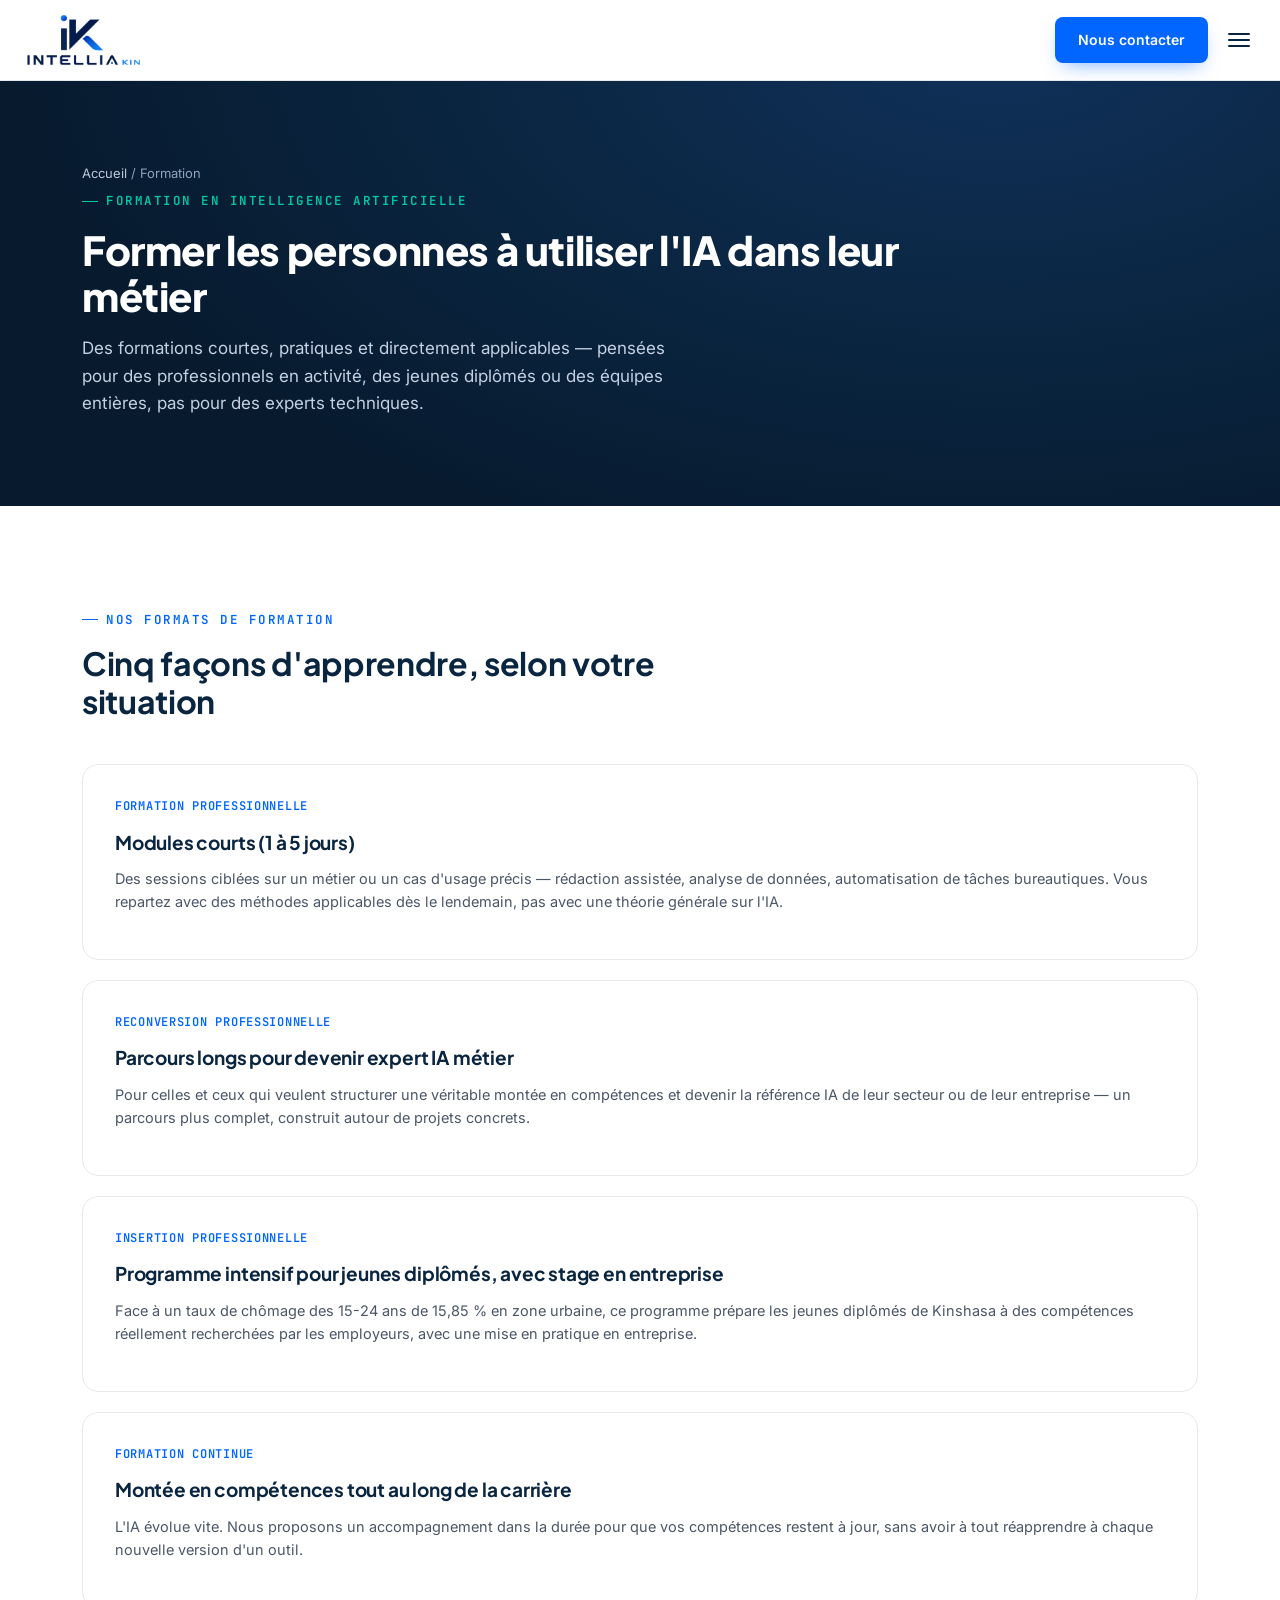
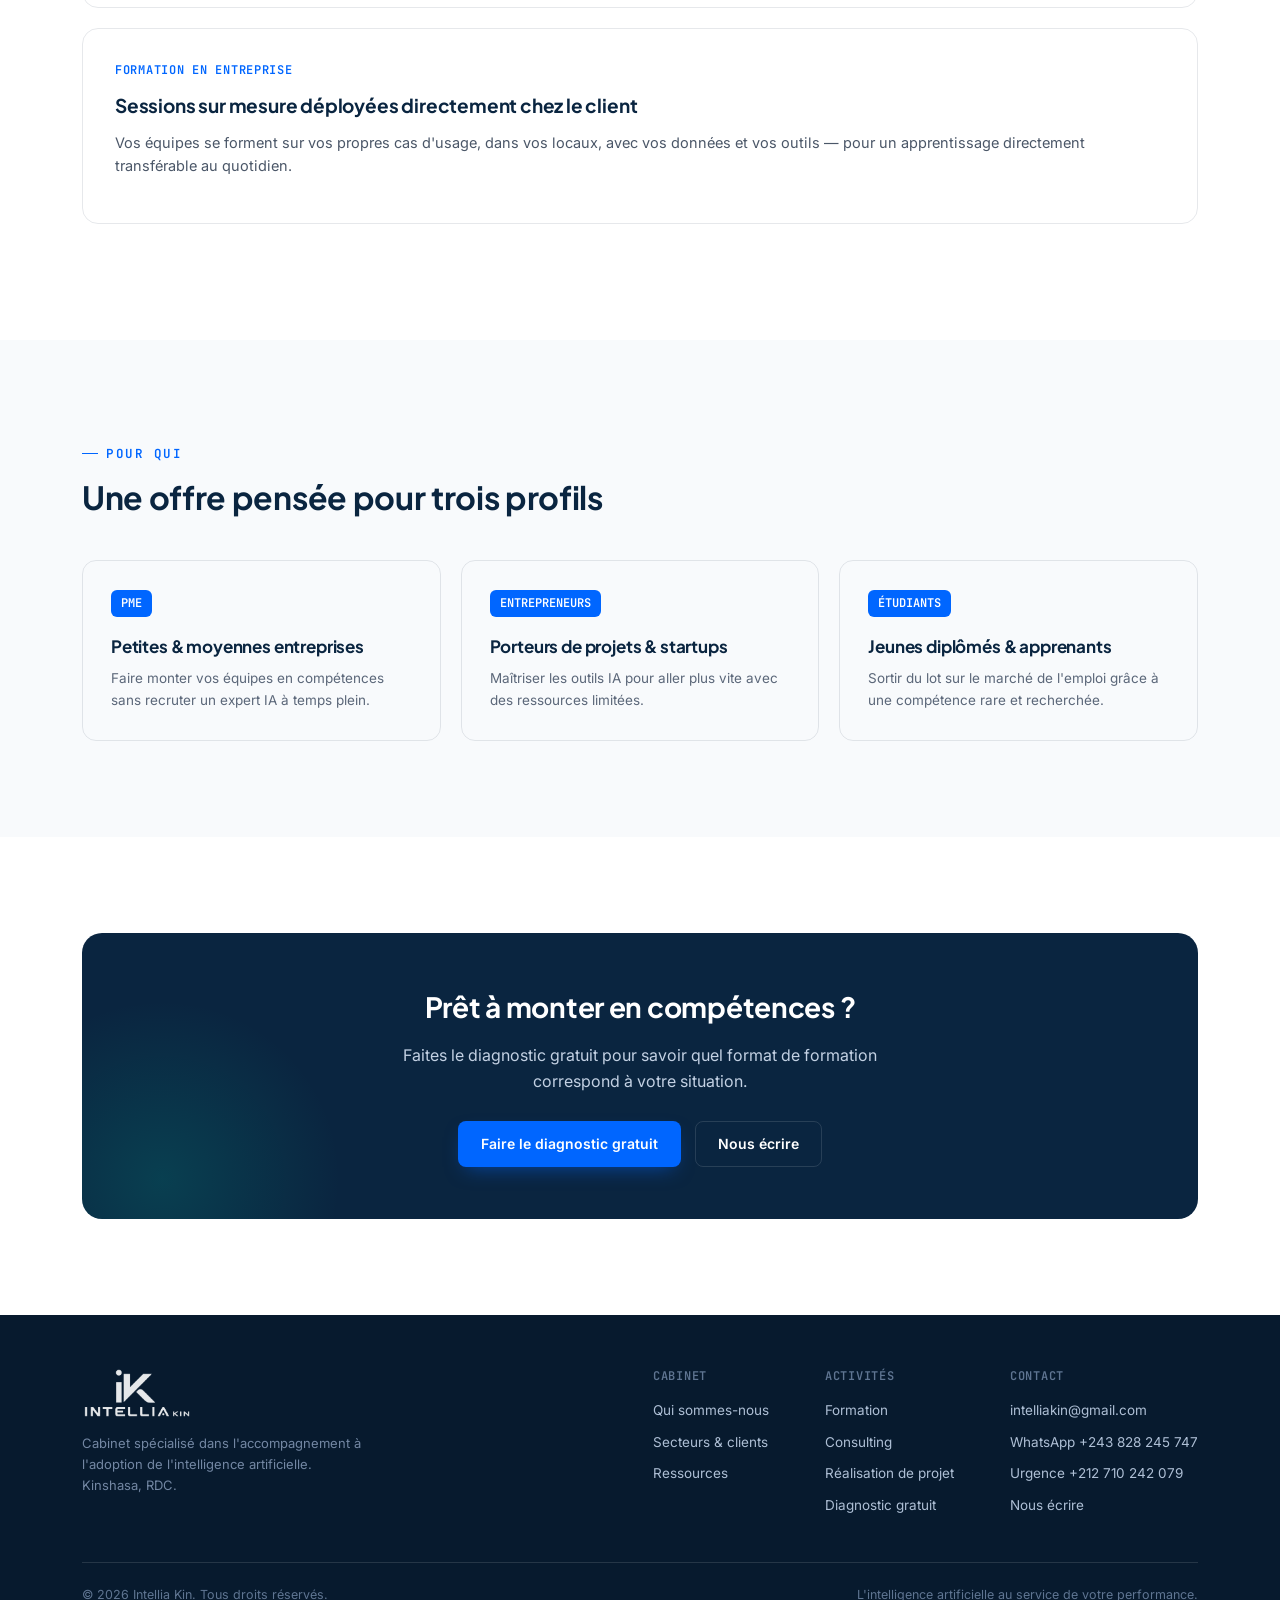
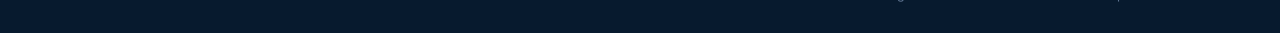
<file: formation.html>
<!DOCTYPE html>
<html lang="fr">
<head>
<meta charset="UTF-8">
<meta name="viewport" content="width=device-width, initial-scale=1.0">
<title>Formation en Intelligence Artificielle à Kinshasa | Intellia Kin</title>
<meta name="description" content="Formations professionnelles, reconversion, insertion des jeunes diplômés et formation continue à l'IA. Des programmes courts et pratiques, à Kinshasa, animés par Intellia Kin.">
<link rel="canonical" href="https://intelliakin.com/formation.html">
<meta property="og:type" content="website">
<meta property="og:title" content="Formation en Intelligence Artificielle à Kinshasa | Intellia Kin">
<meta property="og:description" content="Formations professionnelles, reconversion, insertion des jeunes diplômés et formation continue à l'IA. Des programmes courts et pratiques, à Kinshasa, animés par Intellia Kin.">
<meta property="og:image" content="https://intelliakin.com/assets/img/logo.png">
<meta property="og:url" content="https://intelliakin.com/formation.html">
<meta property="og:locale" content="fr_FR">
<meta name="twitter:card" content="summary_large_image">
<meta name="robots" content="index, follow">
<link rel="preconnect" href="https://fonts.googleapis.com">
<link rel="preconnect" href="https://fonts.gstatic.com" crossorigin>
<link href="https://fonts.googleapis.com/css2?family=Plus+Jakarta+Sans:wght@500;600;700;800&family=Inter:wght@400;500;600&family=JetBrains+Mono:wght@500;600&display=swap" rel="stylesheet">
<link rel="icon" href="/favicon.ico" sizes="any">
<link rel="icon" href="assets/img/favicon.png" type="image/png">
<link rel="apple-touch-icon" href="/apple-touch-icon.png">
<link rel="stylesheet" href="assets/css/style.css">
<script type="application/ld+json">
{
  "@context": "https://schema.org",
  "@type": "ProfessionalService",
  "name": "Intellia Kin",
  "description": "Cabinet de conseil et de formation dédié à l'adoption pragmatique de l'intelligence artificielle en Afrique francophone.",
  "url": "https://intelliakin.com",
  "logo": "https://intelliakin.com/assets/img/logo.png",
  "image": "https://intelliakin.com/assets/img/logo.png",
  "areaServed": "Kinshasa, République démocratique du Congo",
  "address": {
    "@type": "PostalAddress",
    "addressLocality": "Kinshasa",
    "addressCountry": "CD"
  },
  "sameAs": []
}
</script>

</head>
<body>
<a href="#main" class="skiplink">Aller au contenu</a>
<header class="site">
  <nav>
    <a href="index.html" class="brand"><img src="assets/img/logo.png" alt="Intellia Kin"></a>
    <div class="navlinks">
      <a href="index.html" class="">Accueil</a>
      <a href="qui-sommes-nous.html" class="">Qui sommes-nous</a>
      <a href="formation.html" class="active">Formation</a>
      <a href="consulting.html" class="">Consulting</a>
      <a href="realisation-projet.html" class="">Réalisation de projet</a>
      <a href="secteurs.html" class="">Secteurs</a>
      <a href="diagnostic.html" class="">Diagnostic gratuit</a>
      <a href="ressources.html" class="">Ressources</a>
    </div>
    <div style="display:flex;align-items:center;gap:14px;">
      <a href="contact.html" class="btn btn-primary navcta">Nous contacter</a>
      <button class="burger" id="burgerBtn" aria-label="Ouvrir le menu" aria-expanded="false">
        <span></span><span></span><span></span>
      </button>
    </div>
  </nav>
  <div id="mnav">
    <a href="index.html">Accueil</a>
    <a href="qui-sommes-nous.html">Qui sommes-nous</a>
    <a href="formation.html">Formation</a>
    <a href="consulting.html">Consulting</a>
    <a href="realisation-projet.html">Réalisation de projet</a>
    <a href="secteurs.html">Secteurs</a>
    <a href="diagnostic.html">Diagnostic gratuit</a>
    <a href="ressources.html">Ressources</a>
    <a href="contact.html" class="btn btn-primary" style="justify-content:center;">Nous contacter</a>
  </div>
</header>
<main id="main">

<section class="pagehero">
  <div class="wrap">
    <div class="breadcrumb"><a href="index.html">Accueil</a> / Formation</div>
    <span class="eyebrow on-dark">Formation en Intelligence Artificielle</span>
    <h1>Former les personnes à utiliser l'IA dans leur métier</h1>
    <p class="lead">Des formations courtes, pratiques et directement applicables — pensées pour des professionnels en activité, des jeunes diplômés ou des équipes entières, pas pour des experts techniques.</p>
  </div>
</section>

<section>
  <div class="wrap">
    <div class="shead reveal">
      <span class="eyebrow">Nos formats de formation</span>
      <h2>Cinq façons d'apprendre, selon votre situation</h2>
    </div>

    <div class="service-detail reveal">
      <span class="stag">Formation professionnelle</span>
      <h3>Modules courts (1 à 5 jours)</h3>
      <p>Des sessions ciblées sur un métier ou un cas d'usage précis — rédaction assistée, analyse de données, automatisation de tâches bureautiques. Vous repartez avec des méthodes applicables dès le lendemain, pas avec une théorie générale sur l'IA.</p>
    </div>

    <div class="service-detail reveal">
      <span class="stag">Reconversion professionnelle</span>
      <h3>Parcours longs pour devenir expert IA métier</h3>
      <p>Pour celles et ceux qui veulent structurer une véritable montée en compétences et devenir la référence IA de leur secteur ou de leur entreprise — un parcours plus complet, construit autour de projets concrets.</p>
    </div>

    <div class="service-detail reveal">
      <span class="stag">Insertion professionnelle</span>
      <h3>Programme intensif pour jeunes diplômés, avec stage en entreprise</h3>
      <p>Face à un taux de chômage des 15-24 ans de 15,85 % en zone urbaine, ce programme prépare les jeunes diplômés de Kinshasa à des compétences réellement recherchées par les employeurs, avec une mise en pratique en entreprise.</p>
    </div>

    <div class="service-detail reveal">
      <span class="stag">Formation continue</span>
      <h3>Montée en compétences tout au long de la carrière</h3>
      <p>L'IA évolue vite. Nous proposons un accompagnement dans la durée pour que vos compétences restent à jour, sans avoir à tout réapprendre à chaque nouvelle version d'un outil.</p>
    </div>

    <div class="service-detail reveal">
      <span class="stag">Formation en entreprise</span>
      <h3>Sessions sur mesure déployées directement chez le client</h3>
      <p>Vos équipes se forment sur vos propres cas d'usage, dans vos locaux, avec vos données et vos outils — pour un apprentissage directement transférable au quotidien.</p>
    </div>
  </div>
</section>

<section style="background:var(--soft);">
  <div class="wrap">
    <div class="shead reveal">
      <span class="eyebrow">Pour qui</span>
      <h2>Une offre pensée pour trois profils</h2>
    </div>
    <div class="clients">
      <div class="client reveal"><span class="ctag">PME</span><h3>Petites &amp; moyennes entreprises</h3><p>Faire monter vos équipes en compétences sans recruter un expert IA à temps plein.</p></div>
      <div class="client reveal"><span class="ctag">ENTREPRENEURS</span><h3>Porteurs de projets &amp; startups</h3><p>Maîtriser les outils IA pour aller plus vite avec des ressources limitées.</p></div>
      <div class="client reveal"><span class="ctag">ÉTUDIANTS</span><h3>Jeunes diplômés &amp; apprenants</h3><p>Sortir du lot sur le marché de l'emploi grâce à une compétence rare et recherchée.</p></div>
    </div>
  </div>
</section>

<section>
  <div class="wrap">
    <div class="cta-band reveal">
      <h2>Prêt à monter en compétences ?</h2>
      <p>Faites le diagnostic gratuit pour savoir quel format de formation correspond à votre situation.</p>
      <div class="ctas">
        <a href="diagnostic.html" class="btn btn-primary">Faire le diagnostic gratuit</a>
        <a href="contact.html" class="btn btn-ghost btn-on-dark">Nous écrire</a>
      </div>
    </div>
  </div>
</section>

</main>
<footer>
  <div class="wrap">
    <div class="foot-top">
      <div class="foot-brand">
        <img src="assets/img/logo.png" alt="Intellia Kin">
        <p>Cabinet spécialisé dans l'accompagnement à l'adoption de l'intelligence artificielle. Kinshasa, RDC.</p>
      </div>
      <div class="foot-cols">
        <div class="foot-col">
          <h4>Cabinet</h4>
          <a href="qui-sommes-nous.html">Qui sommes-nous</a>
          <a href="secteurs.html">Secteurs &amp; clients</a>
          <a href="ressources.html">Ressources</a>
        </div>
        <div class="foot-col">
          <h4>Activités</h4>
          <a href="formation.html">Formation</a>
          <a href="consulting.html">Consulting</a>
          <a href="realisation-projet.html">Réalisation de projet</a>
          <a href="diagnostic.html">Diagnostic gratuit</a>
        </div>
        <div class="foot-col">
          <h4>Contact</h4>
          <a href="mailto:intelliakin@gmail.com">intelliakin@gmail.com</a>
          <a href="https://wa.me/243828245747" target="_blank" rel="noopener">WhatsApp +243 828 245 747</a>
          <a href="tel:+212710242079">Urgence +212 710 242 079</a>
          <a href="contact.html">Nous écrire</a>
        </div>
      </div>
    </div>
    <div class="foot-bottom">
      <span>© 2026 Intellia Kin. Tous droits réservés.</span>
      <span>L'intelligence artificielle au service de votre performance.</span>
    </div>
  </div>
</footer>
<script src="assets/js/main.js"></script>
</body>
</html>
</file>
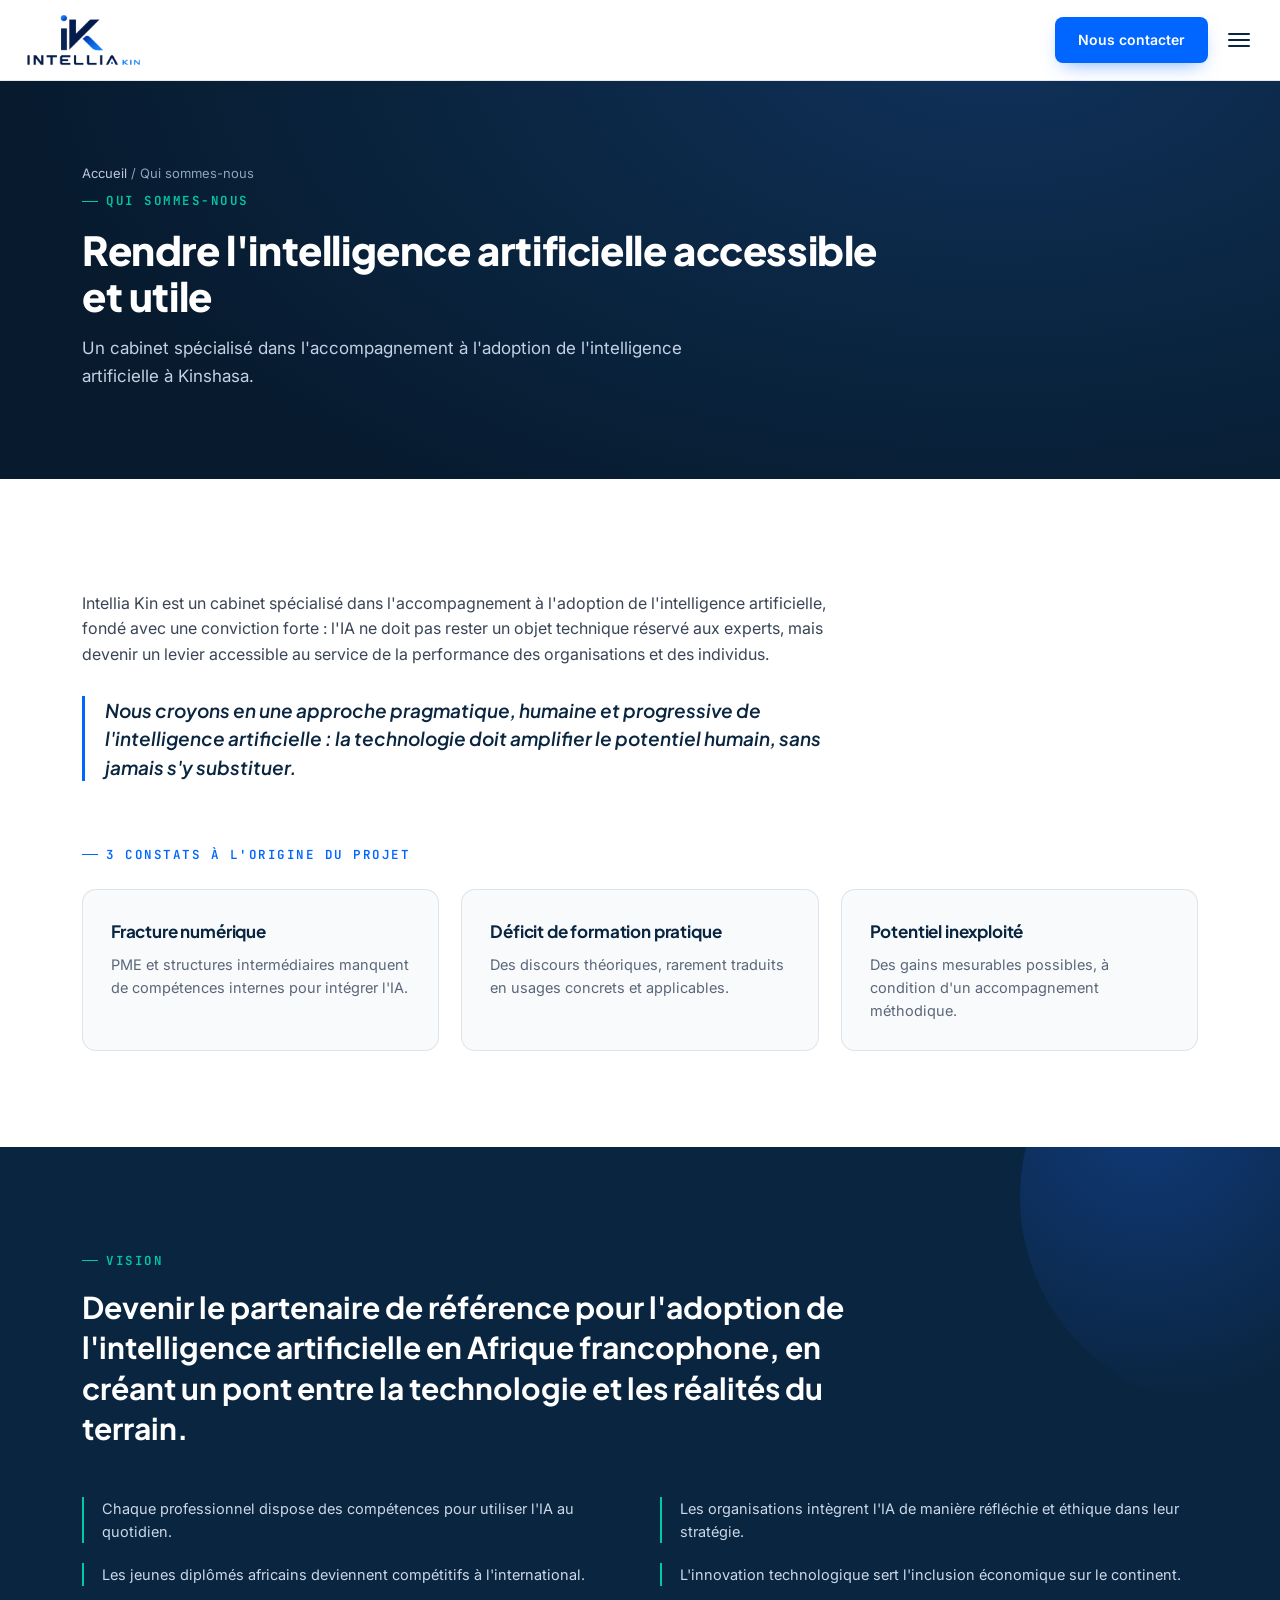
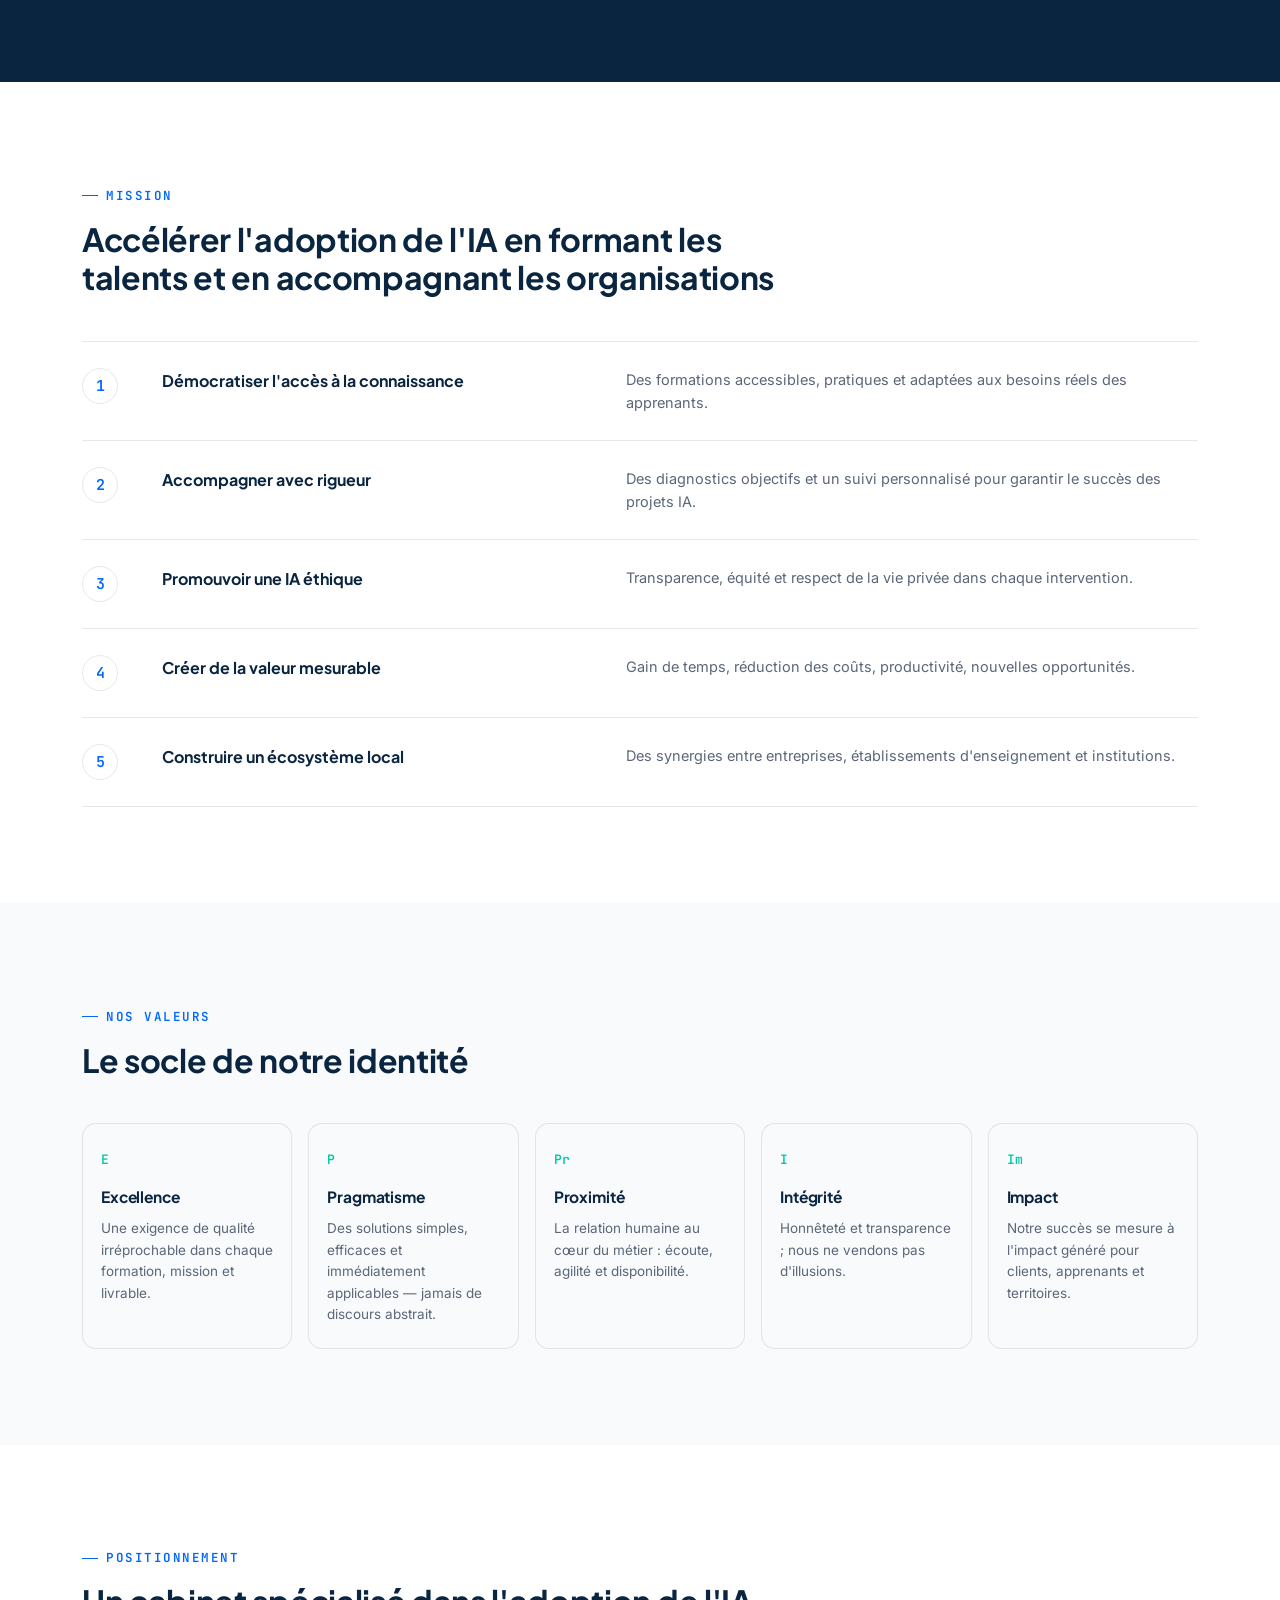
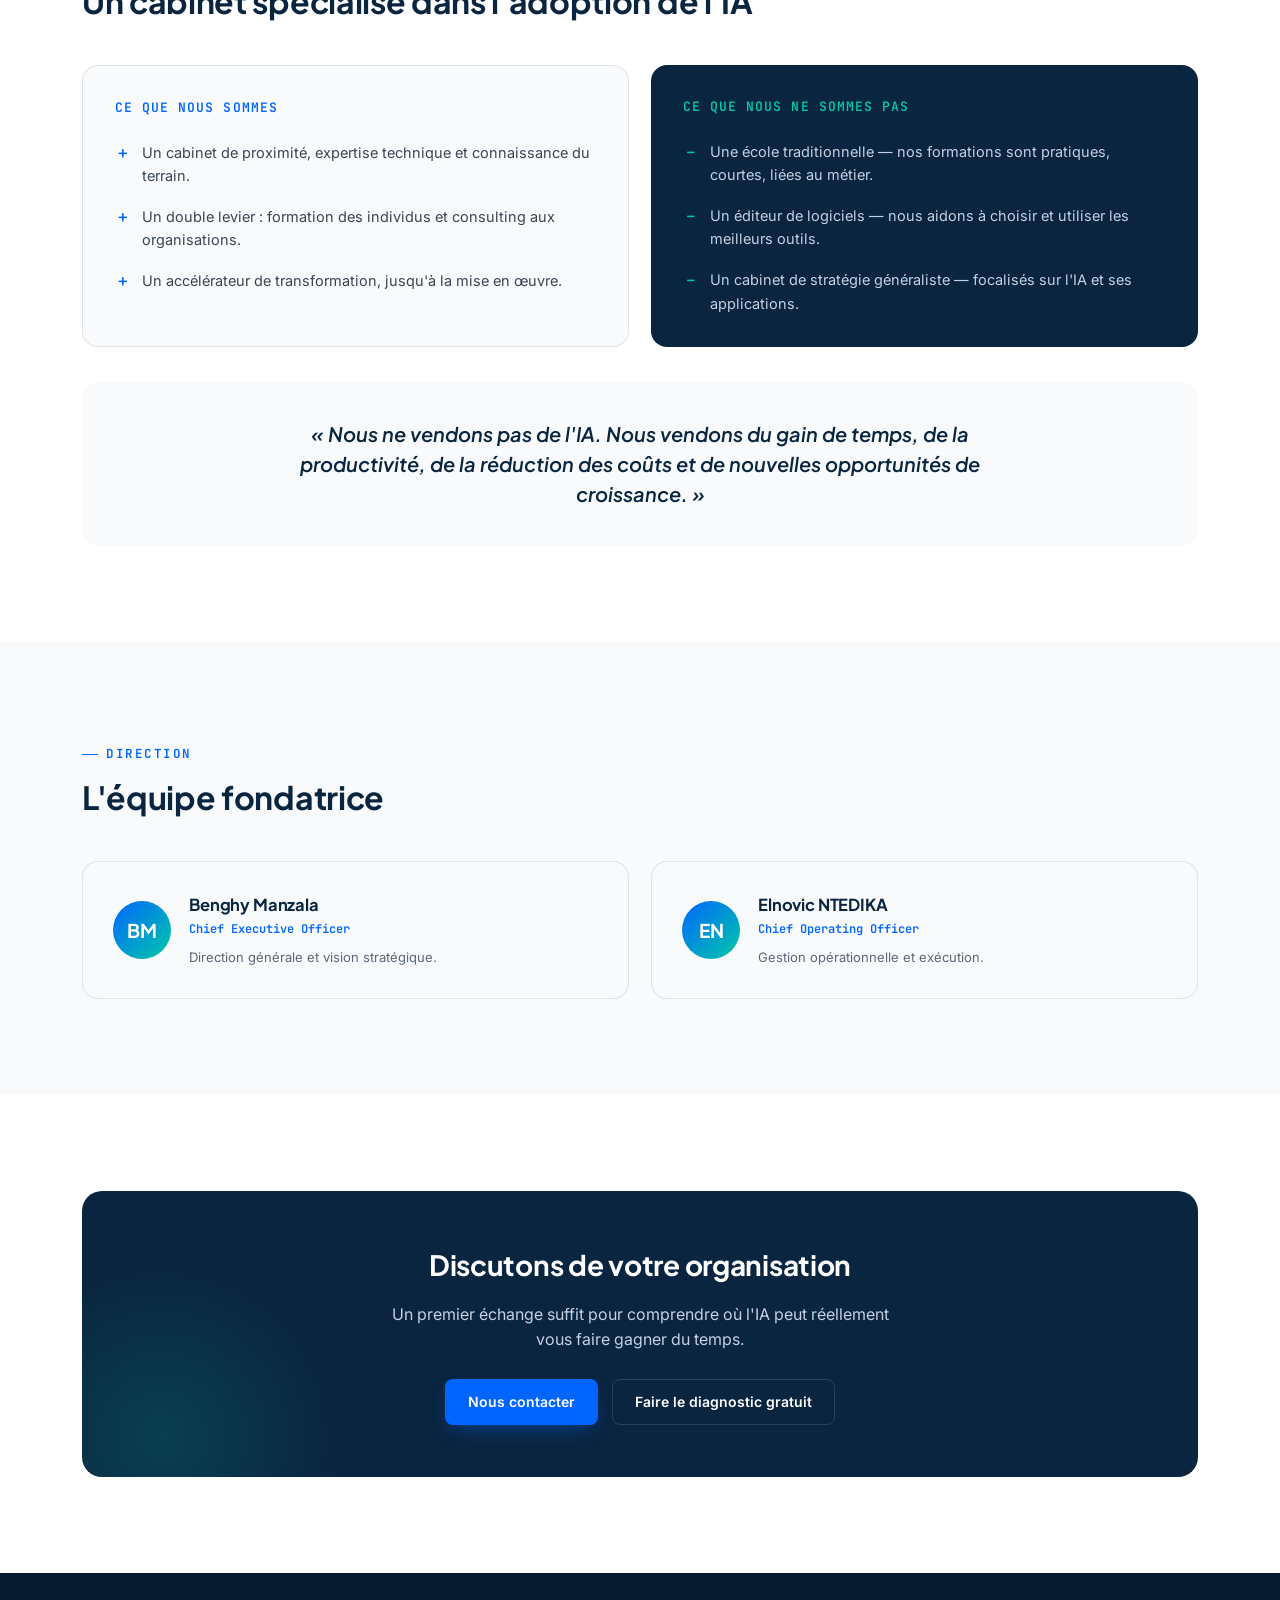
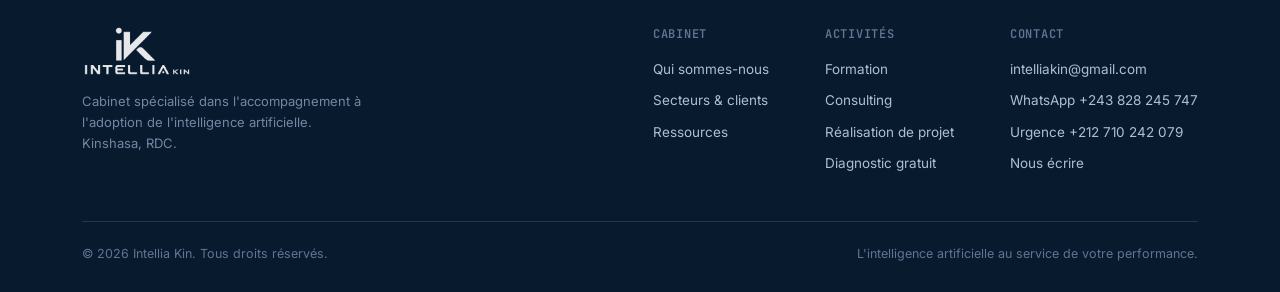
<file: qui-sommes-nous.html>
<!DOCTYPE html>
<html lang="fr">
<head>
<meta charset="UTF-8">
<meta name="viewport" content="width=device-width, initial-scale=1.0">
<title>Qui sommes-nous | Intellia Kin — Cabinet de Conseil en IA à Kinshasa</title>
<meta name="description" content="Découvrez Intellia Kin : vision, mission, valeurs et positionnement d'un cabinet spécialisé dans l'adoption pragmatique de l'intelligence artificielle en Afrique francophone.">
<link rel="canonical" href="https://intelliakin.com/qui-sommes-nous.html">
<meta property="og:type" content="website">
<meta property="og:title" content="Qui sommes-nous | Intellia Kin — Cabinet de Conseil en IA à Kinshasa">
<meta property="og:description" content="Découvrez Intellia Kin : vision, mission, valeurs et positionnement d'un cabinet spécialisé dans l'adoption pragmatique de l'intelligence artificielle en Afrique francophone.">
<meta property="og:image" content="https://intelliakin.com/assets/img/logo.png">
<meta property="og:url" content="https://intelliakin.com/qui-sommes-nous.html">
<meta property="og:locale" content="fr_FR">
<meta name="twitter:card" content="summary_large_image">
<meta name="robots" content="index, follow">
<link rel="preconnect" href="https://fonts.googleapis.com">
<link rel="preconnect" href="https://fonts.gstatic.com" crossorigin>
<link href="https://fonts.googleapis.com/css2?family=Plus+Jakarta+Sans:wght@500;600;700;800&family=Inter:wght@400;500;600&family=JetBrains+Mono:wght@500;600&display=swap" rel="stylesheet">
<link rel="icon" href="/favicon.ico" sizes="any">
<link rel="icon" href="assets/img/favicon.png" type="image/png">
<link rel="apple-touch-icon" href="/apple-touch-icon.png">
<link rel="stylesheet" href="assets/css/style.css">
<script type="application/ld+json">
{
  "@context": "https://schema.org",
  "@type": "ProfessionalService",
  "name": "Intellia Kin",
  "description": "Cabinet de conseil et de formation dédié à l'adoption pragmatique de l'intelligence artificielle en Afrique francophone.",
  "url": "https://intelliakin.com",
  "logo": "https://intelliakin.com/assets/img/logo.png",
  "image": "https://intelliakin.com/assets/img/logo.png",
  "areaServed": "Kinshasa, République démocratique du Congo",
  "address": {
    "@type": "PostalAddress",
    "addressLocality": "Kinshasa",
    "addressCountry": "CD"
  },
  "sameAs": []
}
</script>

</head>
<body>
<a href="#main" class="skiplink">Aller au contenu</a>
<header class="site">
  <nav>
    <a href="index.html" class="brand"><img src="assets/img/logo.png" alt="Intellia Kin"></a>
    <div class="navlinks">
      <a href="index.html" class="">Accueil</a>
      <a href="qui-sommes-nous.html" class="active">Qui sommes-nous</a>
      <a href="formation.html" class="">Formation</a>
      <a href="consulting.html" class="">Consulting</a>
      <a href="realisation-projet.html" class="">Réalisation de projet</a>
      <a href="secteurs.html" class="">Secteurs</a>
      <a href="diagnostic.html" class="">Diagnostic gratuit</a>
      <a href="ressources.html" class="">Ressources</a>
    </div>
    <div style="display:flex;align-items:center;gap:14px;">
      <a href="contact.html" class="btn btn-primary navcta">Nous contacter</a>
      <button class="burger" id="burgerBtn" aria-label="Ouvrir le menu" aria-expanded="false">
        <span></span><span></span><span></span>
      </button>
    </div>
  </nav>
  <div id="mnav">
    <a href="index.html">Accueil</a>
    <a href="qui-sommes-nous.html">Qui sommes-nous</a>
    <a href="formation.html">Formation</a>
    <a href="consulting.html">Consulting</a>
    <a href="realisation-projet.html">Réalisation de projet</a>
    <a href="secteurs.html">Secteurs</a>
    <a href="diagnostic.html">Diagnostic gratuit</a>
    <a href="ressources.html">Ressources</a>
    <a href="contact.html" class="btn btn-primary" style="justify-content:center;">Nous contacter</a>
  </div>
</header>
<main id="main">

<section class="pagehero">
  <div class="wrap">
    <div class="breadcrumb"><a href="index.html">Accueil</a> / Qui sommes-nous</div>
    <span class="eyebrow on-dark">Qui sommes-nous</span>
    <h1>Rendre l'intelligence artificielle accessible et utile</h1>
    <p class="lead">Un cabinet spécialisé dans l'accompagnement à l'adoption de l'intelligence artificielle à Kinshasa.</p>
  </div>
</section>

<section>
  <div class="wrap">
    <div style="max-width:760px;">
      <p style="font-size:16px;color:#3A4556;">Intellia Kin est un cabinet spécialisé dans l'accompagnement à l'adoption de l'intelligence artificielle, fondé avec une conviction forte : l'IA ne doit pas rester un objet technique réservé aux experts, mais devenir un levier accessible au service de la performance des organisations et des individus.</p>
      <p class="quote">Nous croyons en une approche pragmatique, humaine et progressive de l'intelligence artificielle : la technologie doit amplifier le potentiel humain, sans jamais s'y substituer.</p>
    </div>
    <div style="margin-top:56px;">
      <span class="eyebrow reveal">3 constats à l'origine du projet</span>
      <div class="grid3" style="margin-top:24px;">
        <div class="card reveal"><h3>Fracture numérique</h3><p>PME et structures intermédiaires manquent de compétences internes pour intégrer l'IA.</p></div>
        <div class="card reveal"><h3>Déficit de formation pratique</h3><p>Des discours théoriques, rarement traduits en usages concrets et applicables.</p></div>
        <div class="card reveal"><h3>Potentiel inexploité</h3><p>Des gains mesurables possibles, à condition d'un accompagnement méthodique.</p></div>
      </div>
    </div>
  </div>
</section>

<section class="band-dark">
  <div class="wrap">
    <span class="eyebrow on-dark reveal">Vision</span>
    <p class="reveal" style="font-family:var(--display);font-weight:700;font-size:30px;line-height:1.35;max-width:820px;color:#fff;margin-top:16px;">Devenir le partenaire de référence pour l'adoption de l'intelligence artificielle en Afrique francophone, en créant un pont entre la technologie et les réalités du terrain.</p>
    <div style="display:grid;grid-template-columns:1fr 1fr;gap:20px 40px;margin-top:48px;">
      <div class="reveal" style="padding-left:18px;border-left:2px solid var(--cyan);font-size:14.5px;color:#CBD8E8;">Chaque professionnel dispose des compétences pour utiliser l'IA au quotidien.</div>
      <div class="reveal" style="padding-left:18px;border-left:2px solid var(--cyan);font-size:14.5px;color:#CBD8E8;">Les organisations intègrent l'IA de manière réfléchie et éthique dans leur stratégie.</div>
      <div class="reveal" style="padding-left:18px;border-left:2px solid var(--cyan);font-size:14.5px;color:#CBD8E8;">Les jeunes diplômés africains deviennent compétitifs à l'international.</div>
      <div class="reveal" style="padding-left:18px;border-left:2px solid var(--cyan);font-size:14.5px;color:#CBD8E8;">L'innovation technologique sert l'inclusion économique sur le continent.</div>
    </div>
  </div>
</section>

<section>
  <div class="wrap">
    <div class="shead reveal">
      <span class="eyebrow">Mission</span>
      <h2>Accélérer l'adoption de l'IA en formant les talents et en accompagnant les organisations</h2>
    </div>
    <div class="mission-list">
      <div class="mission-row reveal"><div class="m-num">1</div><div class="m-title">Démocratiser l'accès à la connaissance</div><div class="m-desc">Des formations accessibles, pratiques et adaptées aux besoins réels des apprenants.</div></div>
      <div class="mission-row reveal"><div class="m-num">2</div><div class="m-title">Accompagner avec rigueur</div><div class="m-desc">Des diagnostics objectifs et un suivi personnalisé pour garantir le succès des projets IA.</div></div>
      <div class="mission-row reveal"><div class="m-num">3</div><div class="m-title">Promouvoir une IA éthique</div><div class="m-desc">Transparence, équité et respect de la vie privée dans chaque intervention.</div></div>
      <div class="mission-row reveal"><div class="m-num">4</div><div class="m-title">Créer de la valeur mesurable</div><div class="m-desc">Gain de temps, réduction des coûts, productivité, nouvelles opportunités.</div></div>
      <div class="mission-row reveal"><div class="m-num">5</div><div class="m-title">Construire un écosystème local</div><div class="m-desc">Des synergies entre entreprises, établissements d'enseignement et institutions.</div></div>
    </div>
  </div>
</section>

<section style="background:var(--soft);">
  <div class="wrap">
    <div class="shead reveal">
      <span class="eyebrow">Nos valeurs</span>
      <h2>Le socle de notre identité</h2>
    </div>
    <div class="valeurs">
      <div class="valeur reveal"><span class="vtag">E</span><h3>Excellence</h3><p>Une exigence de qualité irréprochable dans chaque formation, mission et livrable.</p></div>
      <div class="valeur reveal"><span class="vtag">P</span><h3>Pragmatisme</h3><p>Des solutions simples, efficaces et immédiatement applicables — jamais de discours abstrait.</p></div>
      <div class="valeur reveal"><span class="vtag">Pr</span><h3>Proximité</h3><p>La relation humaine au cœur du métier : écoute, agilité et disponibilité.</p></div>
      <div class="valeur reveal"><span class="vtag">I</span><h3>Intégrité</h3><p>Honnêteté et transparence ; nous ne vendons pas d'illusions.</p></div>
      <div class="valeur reveal"><span class="vtag">Im</span><h3>Impact</h3><p>Notre succès se mesure à l'impact généré pour clients, apprenants et territoires.</p></div>
    </div>
  </div>
</section>

<section>
  <div class="wrap">
    <div class="shead reveal">
      <span class="eyebrow">Positionnement</span>
      <h2>Un cabinet spécialisé dans l'adoption de l'IA</h2>
    </div>
    <div class="grid2">
      <div class="pos-card yes reveal">
        <h3>Ce que nous sommes</h3>
        <div class="pos-item"><span class="mark">＋</span><span>Un cabinet de proximité, expertise technique et connaissance du terrain.</span></div>
        <div class="pos-item"><span class="mark">＋</span><span>Un double levier : formation des individus et consulting aux organisations.</span></div>
        <div class="pos-item" style="margin-bottom:0;"><span class="mark">＋</span><span>Un accélérateur de transformation, jusqu'à la mise en œuvre.</span></div>
      </div>
      <div class="pos-card no reveal">
        <h3>Ce que nous ne sommes pas</h3>
        <div class="pos-item"><span class="mark">－</span><span>Une école traditionnelle — nos formations sont pratiques, courtes, liées au métier.</span></div>
        <div class="pos-item"><span class="mark">－</span><span>Un éditeur de logiciels — nous aidons à choisir et utiliser les meilleurs outils.</span></div>
        <div class="pos-item" style="margin-bottom:0;"><span class="mark">－</span><span>Un cabinet de stratégie généraliste — focalisés sur l'IA et ses applications.</span></div>
      </div>
    </div>
    <div class="promise2 reveal">
      <p>« Nous ne vendons pas de l'IA. Nous vendons du gain de temps, de la productivité, de la réduction des coûts et de nouvelles opportunités de croissance. »</p>
    </div>
  </div>
</section>

<section style="background:var(--soft);">
  <div class="wrap">
    <div class="shead reveal">
      <span class="eyebrow">Direction</span>
      <h2>L'équipe fondatrice</h2>
    </div>
    <div class="team">
      <div class="member reveal"><div class="avatar">BM</div><div><h3>Benghy Manzala</h3><div class="role">Chief Executive Officer</div><p>Direction générale et vision stratégique.</p></div></div>
      <div class="member reveal"><div class="avatar">EN</div><div><h3>Elnovic NTEDIKA</h3><div class="role">Chief Operating Officer</div><p>Gestion opérationnelle et exécution.</p></div></div>
    </div>
  </div>
</section>

<section>
  <div class="wrap">
    <div class="cta-band reveal">
      <h2>Discutons de votre organisation</h2>
      <p>Un premier échange suffit pour comprendre où l'IA peut réellement vous faire gagner du temps.</p>
      <div class="ctas">
        <a href="contact.html" class="btn btn-primary">Nous contacter</a>
        <a href="diagnostic.html" class="btn btn-ghost btn-on-dark">Faire le diagnostic gratuit</a>
      </div>
    </div>
  </div>
</section>

</main>
<footer>
  <div class="wrap">
    <div class="foot-top">
      <div class="foot-brand">
        <img src="assets/img/logo.png" alt="Intellia Kin">
        <p>Cabinet spécialisé dans l'accompagnement à l'adoption de l'intelligence artificielle. Kinshasa, RDC.</p>
      </div>
      <div class="foot-cols">
        <div class="foot-col">
          <h4>Cabinet</h4>
          <a href="qui-sommes-nous.html">Qui sommes-nous</a>
          <a href="secteurs.html">Secteurs &amp; clients</a>
          <a href="ressources.html">Ressources</a>
        </div>
        <div class="foot-col">
          <h4>Activités</h4>
          <a href="formation.html">Formation</a>
          <a href="consulting.html">Consulting</a>
          <a href="realisation-projet.html">Réalisation de projet</a>
          <a href="diagnostic.html">Diagnostic gratuit</a>
        </div>
        <div class="foot-col">
          <h4>Contact</h4>
          <a href="mailto:intelliakin@gmail.com">intelliakin@gmail.com</a>
          <a href="https://wa.me/243828245747" target="_blank" rel="noopener">WhatsApp +243 828 245 747</a>
          <a href="tel:+212710242079">Urgence +212 710 242 079</a>
          <a href="contact.html">Nous écrire</a>
        </div>
      </div>
    </div>
    <div class="foot-bottom">
      <span>© 2026 Intellia Kin. Tous droits réservés.</span>
      <span>L'intelligence artificielle au service de votre performance.</span>
    </div>
  </div>
</footer>
<script src="assets/js/main.js"></script>
</body>
</html>
</file>
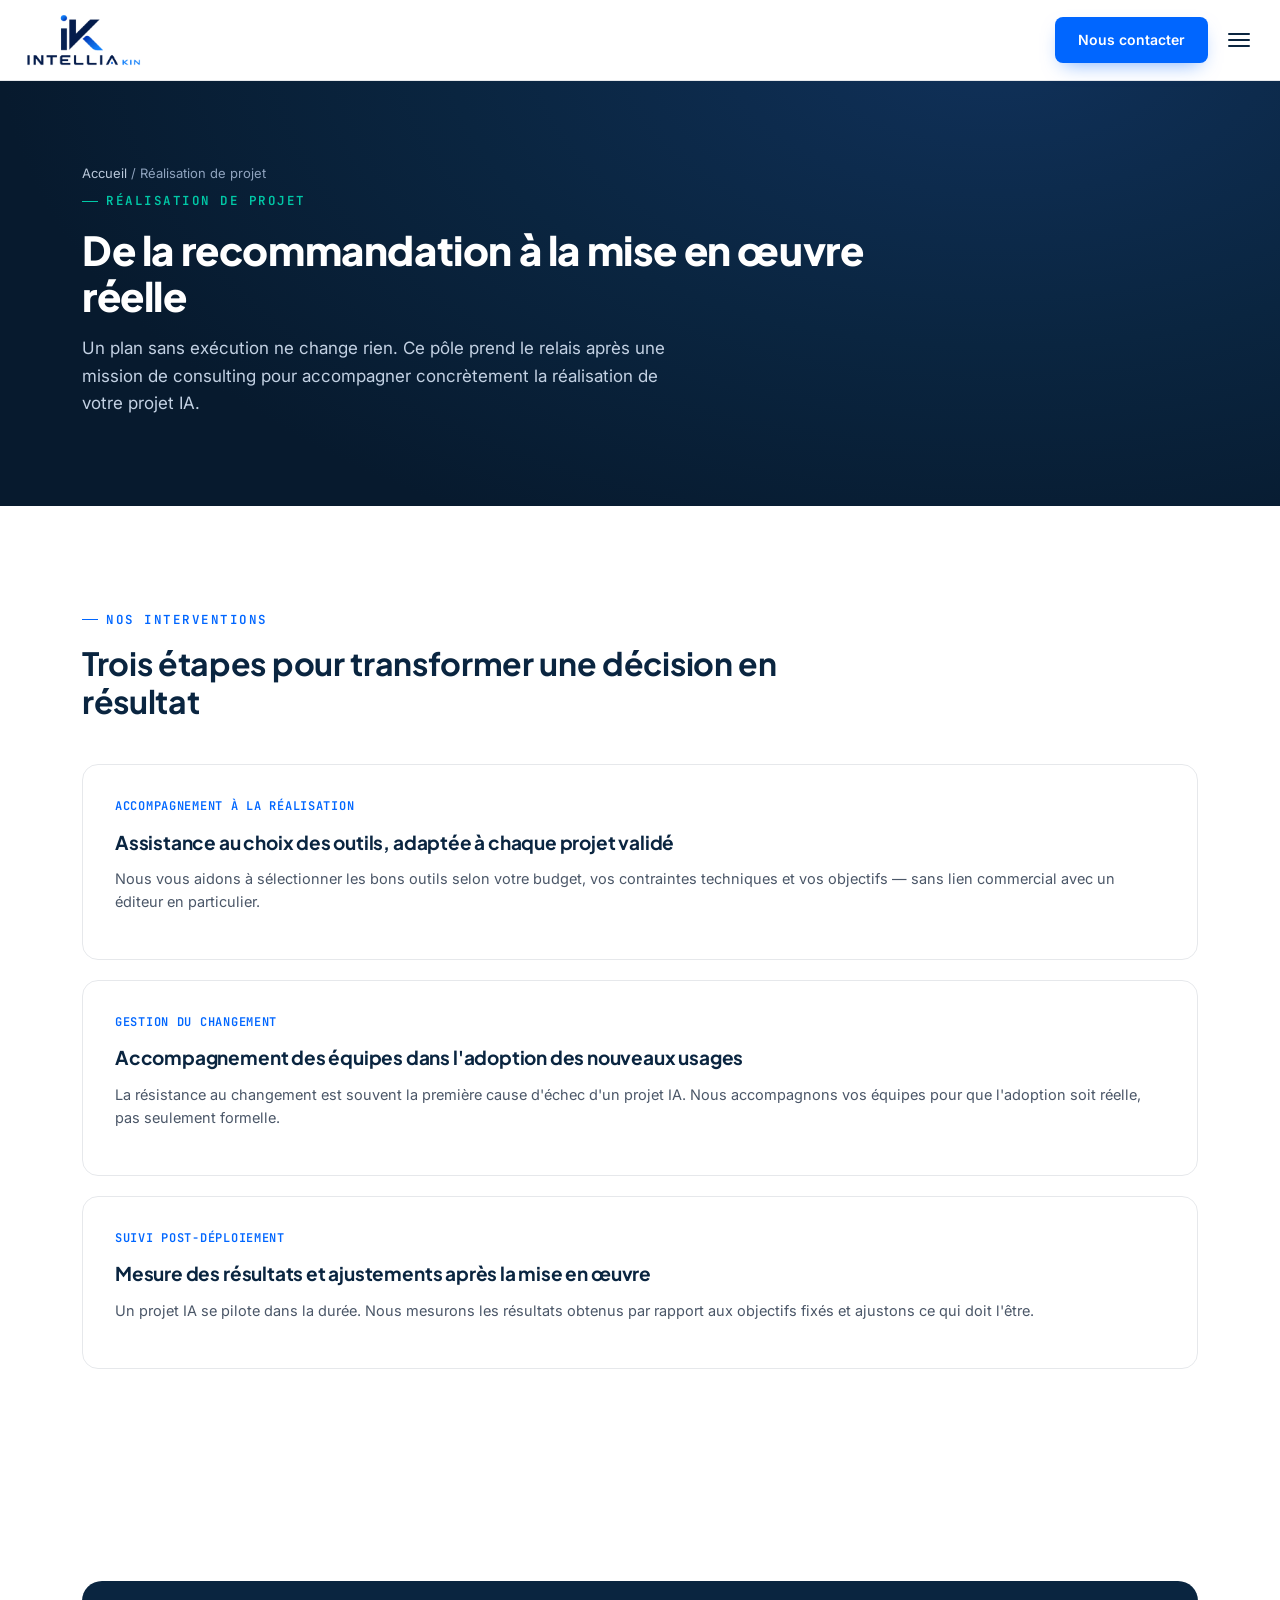
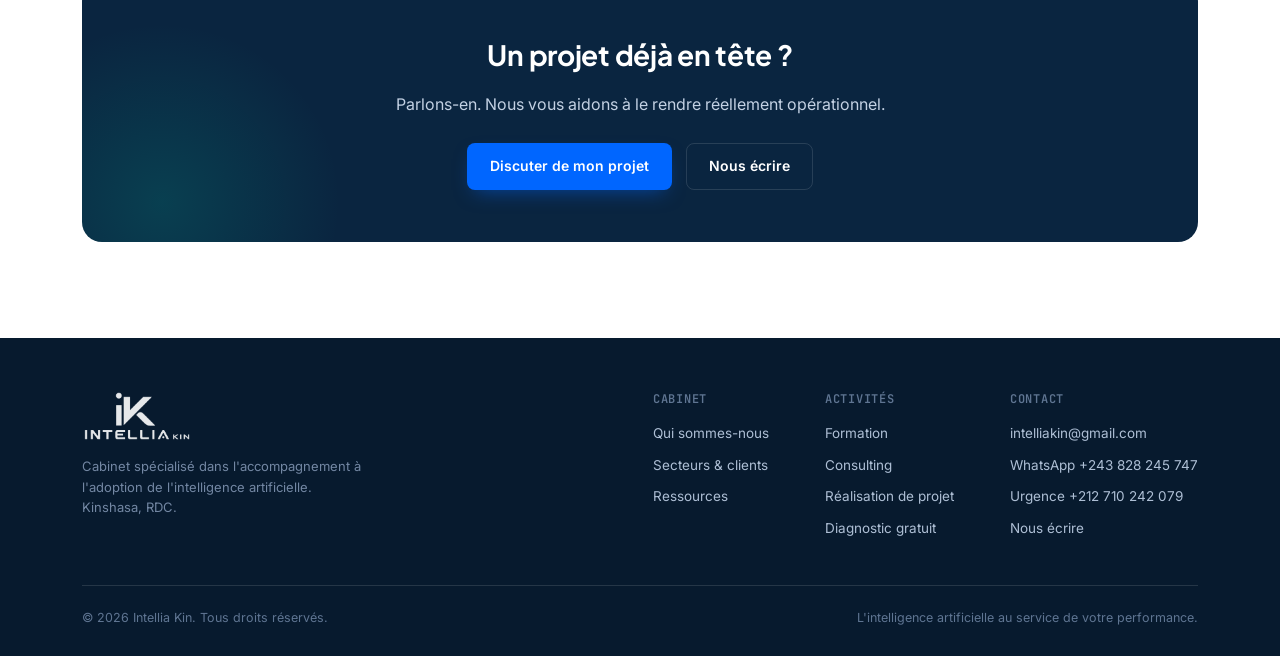
<file: realisation-projet.html>
<!DOCTYPE html>
<html lang="fr">
<head>
<meta charset="UTF-8">
<meta name="viewport" content="width=device-width, initial-scale=1.0">
<title>Réalisation de Projet IA | Mise en Œuvre & Gestion du Changement — Intellia Kin</title>
<meta name="description" content="Intellia Kin accompagne la mise en œuvre de vos projets d'intelligence artificielle validés : choix des outils, gestion du changement, suivi post-déploiement.">
<link rel="canonical" href="https://intelliakin.com/realisation-projet.html">
<meta property="og:type" content="website">
<meta property="og:title" content="Réalisation de Projet IA | Mise en Œuvre & Gestion du Changement — Intellia Kin">
<meta property="og:description" content="Intellia Kin accompagne la mise en œuvre de vos projets d'intelligence artificielle validés : choix des outils, gestion du changement, suivi post-déploiement.">
<meta property="og:image" content="https://intelliakin.com/assets/img/logo.png">
<meta property="og:url" content="https://intelliakin.com/realisation-projet.html">
<meta property="og:locale" content="fr_FR">
<meta name="twitter:card" content="summary_large_image">
<meta name="robots" content="index, follow">
<link rel="preconnect" href="https://fonts.googleapis.com">
<link rel="preconnect" href="https://fonts.gstatic.com" crossorigin>
<link href="https://fonts.googleapis.com/css2?family=Plus+Jakarta+Sans:wght@500;600;700;800&family=Inter:wght@400;500;600&family=JetBrains+Mono:wght@500;600&display=swap" rel="stylesheet">
<link rel="icon" href="/favicon.ico" sizes="any">
<link rel="icon" href="assets/img/favicon.png" type="image/png">
<link rel="apple-touch-icon" href="/apple-touch-icon.png">
<link rel="stylesheet" href="assets/css/style.css">
<script type="application/ld+json">
{
  "@context": "https://schema.org",
  "@type": "ProfessionalService",
  "name": "Intellia Kin",
  "description": "Cabinet de conseil et de formation dédié à l'adoption pragmatique de l'intelligence artificielle en Afrique francophone.",
  "url": "https://intelliakin.com",
  "logo": "https://intelliakin.com/assets/img/logo.png",
  "image": "https://intelliakin.com/assets/img/logo.png",
  "areaServed": "Kinshasa, République démocratique du Congo",
  "address": {
    "@type": "PostalAddress",
    "addressLocality": "Kinshasa",
    "addressCountry": "CD"
  },
  "sameAs": []
}
</script>

</head>
<body>
<a href="#main" class="skiplink">Aller au contenu</a>
<header class="site">
  <nav>
    <a href="index.html" class="brand"><img src="assets/img/logo.png" alt="Intellia Kin"></a>
    <div class="navlinks">
      <a href="index.html" class="">Accueil</a>
      <a href="qui-sommes-nous.html" class="">Qui sommes-nous</a>
      <a href="formation.html" class="">Formation</a>
      <a href="consulting.html" class="">Consulting</a>
      <a href="realisation-projet.html" class="active">Réalisation de projet</a>
      <a href="secteurs.html" class="">Secteurs</a>
      <a href="diagnostic.html" class="">Diagnostic gratuit</a>
      <a href="ressources.html" class="">Ressources</a>
    </div>
    <div style="display:flex;align-items:center;gap:14px;">
      <a href="contact.html" class="btn btn-primary navcta">Nous contacter</a>
      <button class="burger" id="burgerBtn" aria-label="Ouvrir le menu" aria-expanded="false">
        <span></span><span></span><span></span>
      </button>
    </div>
  </nav>
  <div id="mnav">
    <a href="index.html">Accueil</a>
    <a href="qui-sommes-nous.html">Qui sommes-nous</a>
    <a href="formation.html">Formation</a>
    <a href="consulting.html">Consulting</a>
    <a href="realisation-projet.html">Réalisation de projet</a>
    <a href="secteurs.html">Secteurs</a>
    <a href="diagnostic.html">Diagnostic gratuit</a>
    <a href="ressources.html">Ressources</a>
    <a href="contact.html" class="btn btn-primary" style="justify-content:center;">Nous contacter</a>
  </div>
</header>
<main id="main">

<section class="pagehero">
  <div class="wrap">
    <div class="breadcrumb"><a href="index.html">Accueil</a> / Réalisation de projet</div>
    <span class="eyebrow on-dark">Réalisation de projet</span>
    <h1>De la recommandation à la mise en œuvre réelle</h1>
    <p class="lead">Un plan sans exécution ne change rien. Ce pôle prend le relais après une mission de consulting pour accompagner concrètement la réalisation de votre projet IA.</p>
  </div>
</section>

<section>
  <div class="wrap">
    <div class="shead reveal">
      <span class="eyebrow">Nos interventions</span>
      <h2>Trois étapes pour transformer une décision en résultat</h2>
    </div>

    <div class="service-detail reveal">
      <span class="stag">Accompagnement à la réalisation</span>
      <h3>Assistance au choix des outils, adaptée à chaque projet validé</h3>
      <p>Nous vous aidons à sélectionner les bons outils selon votre budget, vos contraintes techniques et vos objectifs — sans lien commercial avec un éditeur en particulier.</p>
    </div>

    <div class="service-detail reveal">
      <span class="stag">Gestion du changement</span>
      <h3>Accompagnement des équipes dans l'adoption des nouveaux usages</h3>
      <p>La résistance au changement est souvent la première cause d'échec d'un projet IA. Nous accompagnons vos équipes pour que l'adoption soit réelle, pas seulement formelle.</p>
    </div>

    <div class="service-detail reveal">
      <span class="stag">Suivi post-déploiement</span>
      <h3>Mesure des résultats et ajustements après la mise en œuvre</h3>
      <p>Un projet IA se pilote dans la durée. Nous mesurons les résultats obtenus par rapport aux objectifs fixés et ajustons ce qui doit l'être.</p>
    </div>
  </div>
</section>

<section>
  <div class="wrap">
    <div class="cta-band reveal">
      <h2>Un projet déjà en tête ?</h2>
      <p>Parlons-en. Nous vous aidons à le rendre réellement opérationnel.</p>
      <div class="ctas">
        <a href="contact.html" class="btn btn-primary">Discuter de mon projet</a>
        <a href="contact.html" class="btn btn-ghost btn-on-dark">Nous écrire</a>
      </div>
    </div>
  </div>
</section>

</main>
<footer>
  <div class="wrap">
    <div class="foot-top">
      <div class="foot-brand">
        <img src="assets/img/logo.png" alt="Intellia Kin">
        <p>Cabinet spécialisé dans l'accompagnement à l'adoption de l'intelligence artificielle. Kinshasa, RDC.</p>
      </div>
      <div class="foot-cols">
        <div class="foot-col">
          <h4>Cabinet</h4>
          <a href="qui-sommes-nous.html">Qui sommes-nous</a>
          <a href="secteurs.html">Secteurs &amp; clients</a>
          <a href="ressources.html">Ressources</a>
        </div>
        <div class="foot-col">
          <h4>Activités</h4>
          <a href="formation.html">Formation</a>
          <a href="consulting.html">Consulting</a>
          <a href="realisation-projet.html">Réalisation de projet</a>
          <a href="diagnostic.html">Diagnostic gratuit</a>
        </div>
        <div class="foot-col">
          <h4>Contact</h4>
          <a href="mailto:intelliakin@gmail.com">intelliakin@gmail.com</a>
          <a href="https://wa.me/243828245747" target="_blank" rel="noopener">WhatsApp +243 828 245 747</a>
          <a href="tel:+212710242079">Urgence +212 710 242 079</a>
          <a href="contact.html">Nous écrire</a>
        </div>
      </div>
    </div>
    <div class="foot-bottom">
      <span>© 2026 Intellia Kin. Tous droits réservés.</span>
      <span>L'intelligence artificielle au service de votre performance.</span>
    </div>
  </div>
</footer>
<script src="assets/js/main.js"></script>
</body>
</html>
</file>
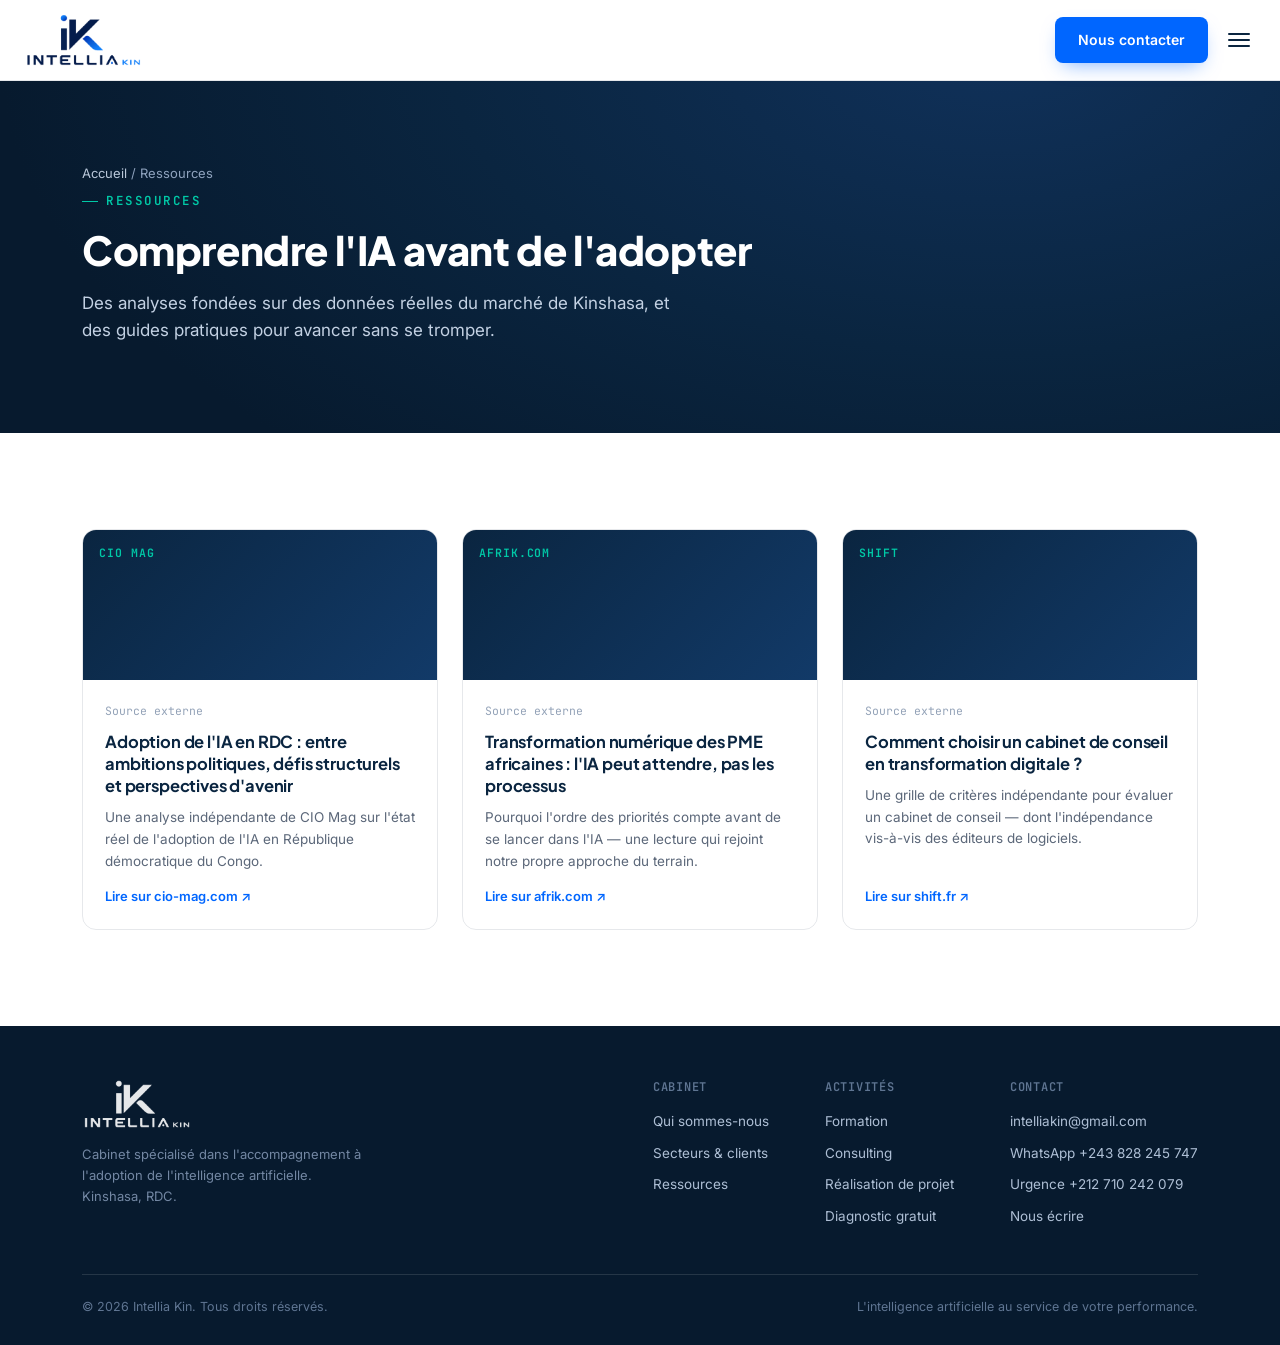
<file: ressources.html>
<!DOCTYPE html>
<html lang="fr">
<head>
<meta charset="UTF-8">
<meta name="viewport" content="width=device-width, initial-scale=1.0">
<title>Ressources & Actualités IA | Intellia Kin</title>
<meta name="description" content="Articles, analyses de marché et guides pratiques sur l'adoption de l'intelligence artificielle à Kinshasa et en République démocratique du Congo.">
<link rel="canonical" href="https://intelliakin.com/ressources.html">
<meta property="og:type" content="website">
<meta property="og:title" content="Ressources & Actualités IA | Intellia Kin">
<meta property="og:description" content="Articles, analyses de marché et guides pratiques sur l'adoption de l'intelligence artificielle à Kinshasa et en République démocratique du Congo.">
<meta property="og:image" content="https://intelliakin.com/assets/img/logo.png">
<meta property="og:url" content="https://intelliakin.com/ressources.html">
<meta property="og:locale" content="fr_FR">
<meta name="twitter:card" content="summary_large_image">
<meta name="robots" content="index, follow">
<link rel="preconnect" href="https://fonts.googleapis.com">
<link rel="preconnect" href="https://fonts.gstatic.com" crossorigin>
<link href="https://fonts.googleapis.com/css2?family=Plus+Jakarta+Sans:wght@500;600;700;800&family=Inter:wght@400;500;600&family=JetBrains+Mono:wght@500;600&display=swap" rel="stylesheet">
<link rel="icon" href="/favicon.ico" sizes="any">
<link rel="icon" href="assets/img/favicon.png" type="image/png">
<link rel="apple-touch-icon" href="/apple-touch-icon.png">
<link rel="stylesheet" href="assets/css/style.css">
<script type="application/ld+json">
{
  "@context": "https://schema.org",
  "@type": "ProfessionalService",
  "name": "Intellia Kin",
  "description": "Cabinet de conseil et de formation dédié à l'adoption pragmatique de l'intelligence artificielle en Afrique francophone.",
  "url": "https://intelliakin.com",
  "logo": "https://intelliakin.com/assets/img/logo.png",
  "image": "https://intelliakin.com/assets/img/logo.png",
  "areaServed": "Kinshasa, République démocratique du Congo",
  "address": {
    "@type": "PostalAddress",
    "addressLocality": "Kinshasa",
    "addressCountry": "CD"
  },
  "sameAs": []
}
</script>

</head>
<body>
<a href="#main" class="skiplink">Aller au contenu</a>
<header class="site">
  <nav>
    <a href="index.html" class="brand"><img src="assets/img/logo.png" alt="Intellia Kin"></a>
    <div class="navlinks">
      <a href="index.html" class="">Accueil</a>
      <a href="qui-sommes-nous.html" class="">Qui sommes-nous</a>
      <a href="formation.html" class="">Formation</a>
      <a href="consulting.html" class="">Consulting</a>
      <a href="realisation-projet.html" class="">Réalisation de projet</a>
      <a href="secteurs.html" class="">Secteurs</a>
      <a href="diagnostic.html" class="">Diagnostic gratuit</a>
      <a href="ressources.html" class="active">Ressources</a>
    </div>
    <div style="display:flex;align-items:center;gap:14px;">
      <a href="contact.html" class="btn btn-primary navcta">Nous contacter</a>
      <button class="burger" id="burgerBtn" aria-label="Ouvrir le menu" aria-expanded="false">
        <span></span><span></span><span></span>
      </button>
    </div>
  </nav>
  <div id="mnav">
    <a href="index.html">Accueil</a>
    <a href="qui-sommes-nous.html">Qui sommes-nous</a>
    <a href="formation.html">Formation</a>
    <a href="consulting.html">Consulting</a>
    <a href="realisation-projet.html">Réalisation de projet</a>
    <a href="secteurs.html">Secteurs</a>
    <a href="diagnostic.html">Diagnostic gratuit</a>
    <a href="ressources.html">Ressources</a>
    <a href="contact.html" class="btn btn-primary" style="justify-content:center;">Nous contacter</a>
  </div>
</header>
<main id="main">

<section class="pagehero">
  <div class="wrap">
    <div class="breadcrumb"><a href="index.html">Accueil</a> / Ressources</div>
    <span class="eyebrow on-dark">Ressources</span>
    <h1>Comprendre l'IA avant de l'adopter</h1>
    <p class="lead">Des analyses fondées sur des données réelles du marché de Kinshasa, et des guides pratiques pour avancer sans se tromper.</p>
  </div>
</section>

<section>
  <div class="wrap">
    <div class="post-grid">
      <a href="https://cio-mag.com/adoption-de-lia-en-rdc-entre-ambitions-politiques-defis-structurels-et-perspectives-davenir/" class="post-card reveal" target="_blank" rel="noopener noreferrer">
        <div class="post-thumb"><span>CIO Mag</span></div>
        <div class="post-body">
          <div class="pdate">Source externe</div>
          <h3>Adoption de l'IA en RDC : entre ambitions politiques, défis structurels et perspectives d'avenir</h3>
          <p>Une analyse indépendante de CIO Mag sur l'état réel de l'adoption de l'IA en République démocratique du Congo.</p>
          <span class="readmore">Lire sur cio-mag.com ↗</span>
        </div>
      </a>
      <a href="https://www.afrik.com/transformation-numerique-des-pme-africaines-l-ia-peut-attendre-pas-les-processus" class="post-card reveal" target="_blank" rel="noopener noreferrer">
        <div class="post-thumb"><span>Afrik.com</span></div>
        <div class="post-body">
          <div class="pdate">Source externe</div>
          <h3>Transformation numérique des PME africaines : l'IA peut attendre, pas les processus</h3>
          <p>Pourquoi l'ordre des priorités compte avant de se lancer dans l'IA — une lecture qui rejoint notre propre approche du terrain.</p>
          <span class="readmore">Lire sur afrik.com ↗</span>
        </div>
      </a>
      <a href="https://www.shift.fr/guides/comment-choisir-un-cabinet-de-conseil-en-transformation-digitale/" class="post-card reveal" target="_blank" rel="noopener noreferrer">
        <div class="post-thumb"><span>Shift</span></div>
        <div class="post-body">
          <div class="pdate">Source externe</div>
          <h3>Comment choisir un cabinet de conseil en transformation digitale ?</h3>
          <p>Une grille de critères indépendante pour évaluer un cabinet de conseil — dont l'indépendance vis-à-vis des éditeurs de logiciels.</p>
          <span class="readmore">Lire sur shift.fr ↗</span>
        </div>
      </a>
    </div>
  </div>
</section>

</main>
<footer>
  <div class="wrap">
    <div class="foot-top">
      <div class="foot-brand">
        <img src="assets/img/logo.png" alt="Intellia Kin">
        <p>Cabinet spécialisé dans l'accompagnement à l'adoption de l'intelligence artificielle. Kinshasa, RDC.</p>
      </div>
      <div class="foot-cols">
        <div class="foot-col">
          <h4>Cabinet</h4>
          <a href="qui-sommes-nous.html">Qui sommes-nous</a>
          <a href="secteurs.html">Secteurs &amp; clients</a>
          <a href="ressources.html">Ressources</a>
        </div>
        <div class="foot-col">
          <h4>Activités</h4>
          <a href="formation.html">Formation</a>
          <a href="consulting.html">Consulting</a>
          <a href="realisation-projet.html">Réalisation de projet</a>
          <a href="diagnostic.html">Diagnostic gratuit</a>
        </div>
        <div class="foot-col">
          <h4>Contact</h4>
          <a href="mailto:intelliakin@gmail.com">intelliakin@gmail.com</a>
          <a href="https://wa.me/243828245747" target="_blank" rel="noopener">WhatsApp +243 828 245 747</a>
          <a href="tel:+212710242079">Urgence +212 710 242 079</a>
          <a href="contact.html">Nous écrire</a>
        </div>
      </div>
    </div>
    <div class="foot-bottom">
      <span>© 2026 Intellia Kin. Tous droits réservés.</span>
      <span>L'intelligence artificielle au service de votre performance.</span>
    </div>
  </div>
</footer>
<script src="assets/js/main.js"></script>
</body>
</html>
</file>
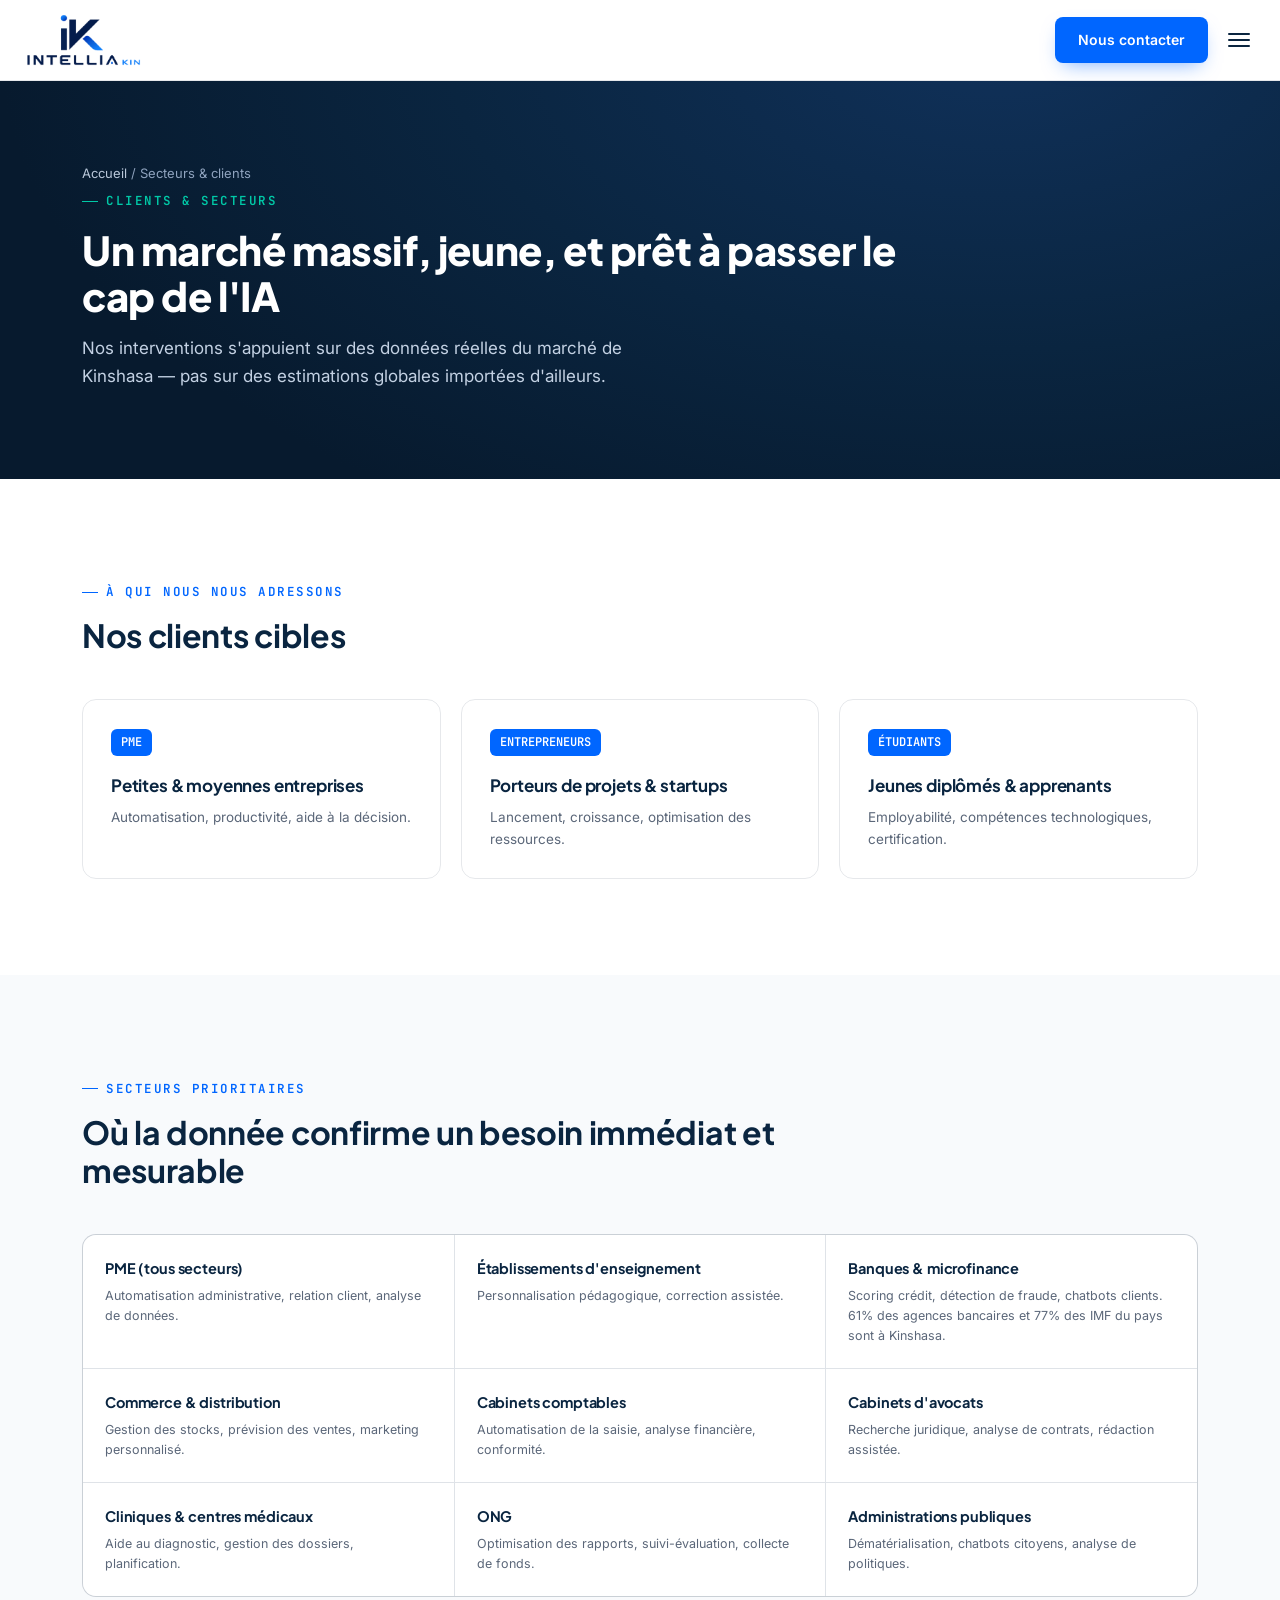
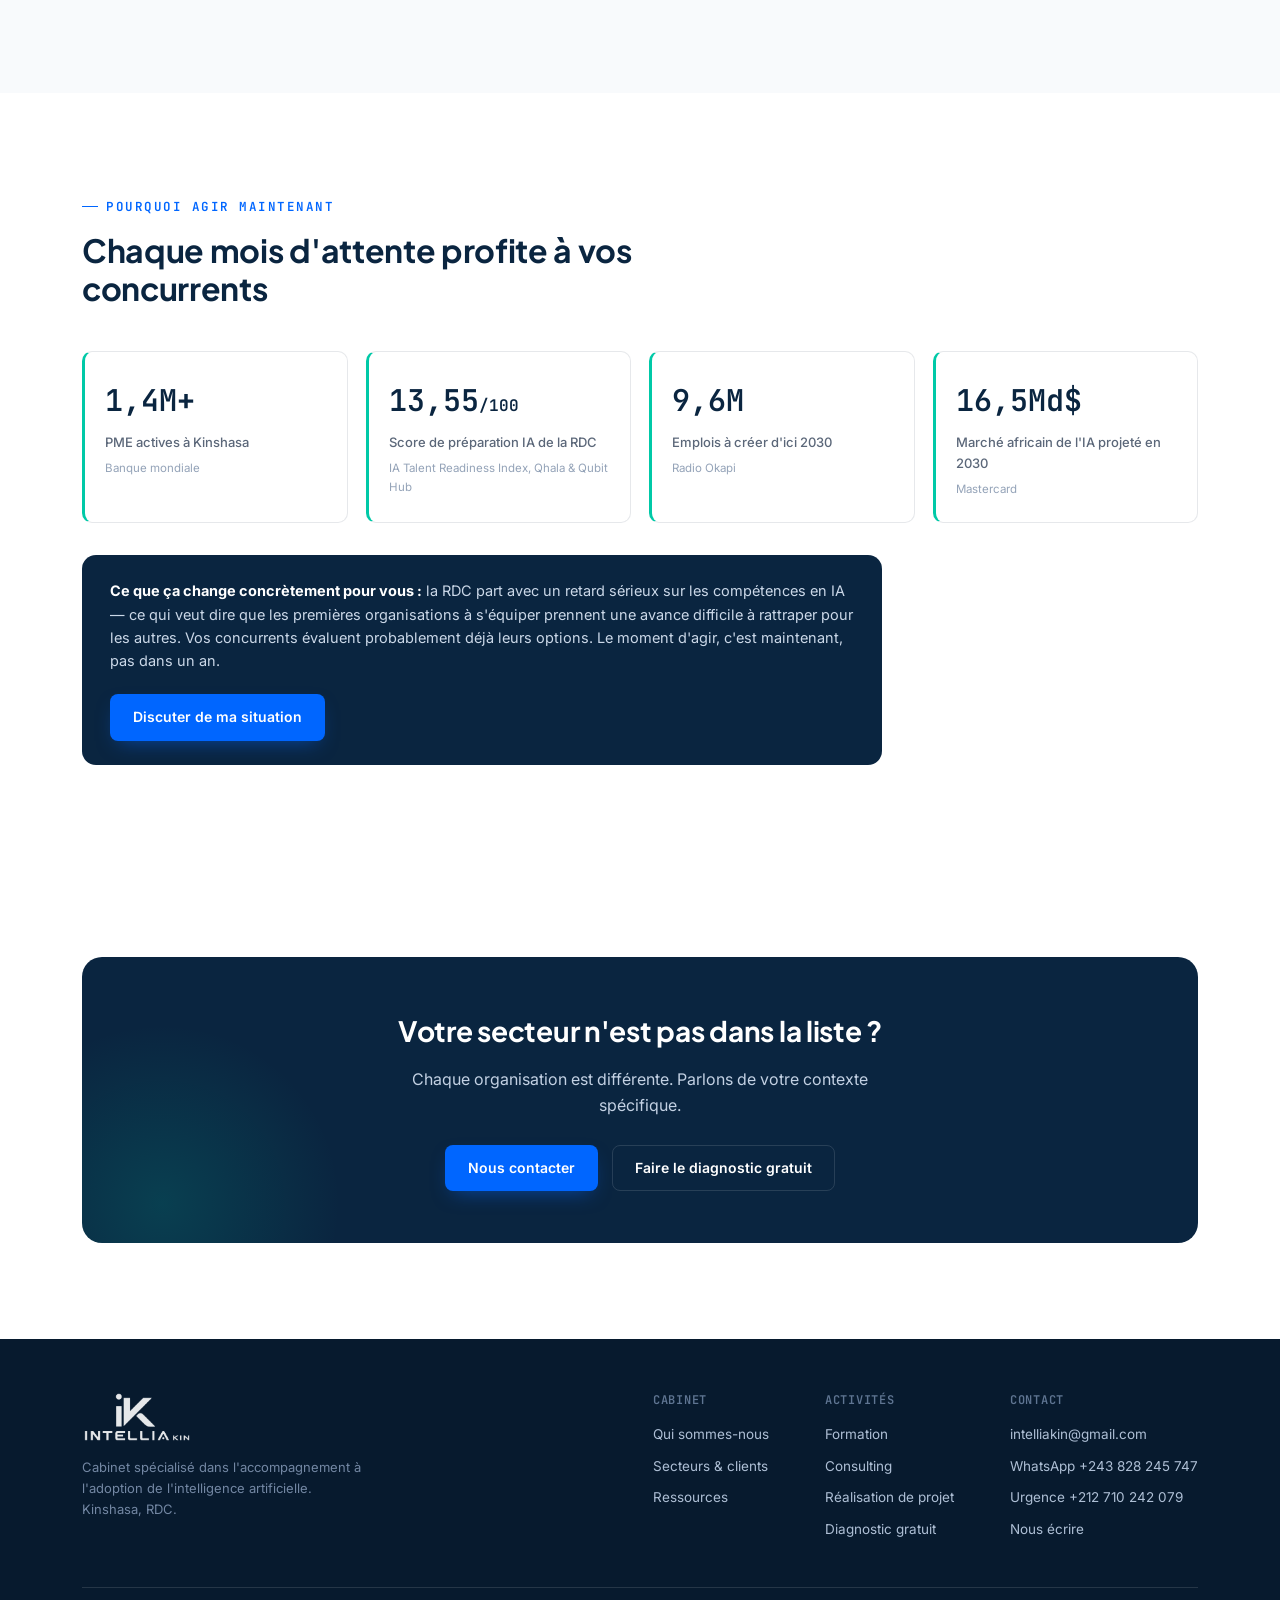
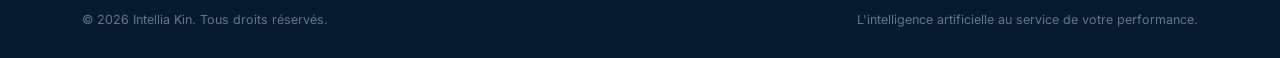
<file: secteurs.html>
<!DOCTYPE html>
<html lang="fr">
<head>
<meta charset="UTF-8">
<meta name="viewport" content="width=device-width, initial-scale=1.0">
<title>Secteurs & Clients | Cas d'Usage IA à Kinshasa — Intellia Kin</title>
<meta name="description" content="Banques, commerce, cabinets comptables, santé, éducation, ONG : découvrez où l'intelligence artificielle apporte une valeur rapide et mesurable à Kinshasa.">
<link rel="canonical" href="https://intelliakin.com/secteurs.html">
<meta property="og:type" content="website">
<meta property="og:title" content="Secteurs & Clients | Cas d'Usage IA à Kinshasa — Intellia Kin">
<meta property="og:description" content="Banques, commerce, cabinets comptables, santé, éducation, ONG : découvrez où l'intelligence artificielle apporte une valeur rapide et mesurable à Kinshasa.">
<meta property="og:image" content="https://intelliakin.com/assets/img/logo.png">
<meta property="og:url" content="https://intelliakin.com/secteurs.html">
<meta property="og:locale" content="fr_FR">
<meta name="twitter:card" content="summary_large_image">
<meta name="robots" content="index, follow">
<link rel="preconnect" href="https://fonts.googleapis.com">
<link rel="preconnect" href="https://fonts.gstatic.com" crossorigin>
<link href="https://fonts.googleapis.com/css2?family=Plus+Jakarta+Sans:wght@500;600;700;800&family=Inter:wght@400;500;600&family=JetBrains+Mono:wght@500;600&display=swap" rel="stylesheet">
<link rel="icon" href="/favicon.ico" sizes="any">
<link rel="icon" href="assets/img/favicon.png" type="image/png">
<link rel="apple-touch-icon" href="/apple-touch-icon.png">
<link rel="stylesheet" href="assets/css/style.css">
<script type="application/ld+json">
{
  "@context": "https://schema.org",
  "@type": "ProfessionalService",
  "name": "Intellia Kin",
  "description": "Cabinet de conseil et de formation dédié à l'adoption pragmatique de l'intelligence artificielle en Afrique francophone.",
  "url": "https://intelliakin.com",
  "logo": "https://intelliakin.com/assets/img/logo.png",
  "image": "https://intelliakin.com/assets/img/logo.png",
  "areaServed": "Kinshasa, République démocratique du Congo",
  "address": {
    "@type": "PostalAddress",
    "addressLocality": "Kinshasa",
    "addressCountry": "CD"
  },
  "sameAs": []
}
</script>

</head>
<body>
<a href="#main" class="skiplink">Aller au contenu</a>
<header class="site">
  <nav>
    <a href="index.html" class="brand"><img src="assets/img/logo.png" alt="Intellia Kin"></a>
    <div class="navlinks">
      <a href="index.html" class="">Accueil</a>
      <a href="qui-sommes-nous.html" class="">Qui sommes-nous</a>
      <a href="formation.html" class="">Formation</a>
      <a href="consulting.html" class="">Consulting</a>
      <a href="realisation-projet.html" class="">Réalisation de projet</a>
      <a href="secteurs.html" class="active">Secteurs</a>
      <a href="diagnostic.html" class="">Diagnostic gratuit</a>
      <a href="ressources.html" class="">Ressources</a>
    </div>
    <div style="display:flex;align-items:center;gap:14px;">
      <a href="contact.html" class="btn btn-primary navcta">Nous contacter</a>
      <button class="burger" id="burgerBtn" aria-label="Ouvrir le menu" aria-expanded="false">
        <span></span><span></span><span></span>
      </button>
    </div>
  </nav>
  <div id="mnav">
    <a href="index.html">Accueil</a>
    <a href="qui-sommes-nous.html">Qui sommes-nous</a>
    <a href="formation.html">Formation</a>
    <a href="consulting.html">Consulting</a>
    <a href="realisation-projet.html">Réalisation de projet</a>
    <a href="secteurs.html">Secteurs</a>
    <a href="diagnostic.html">Diagnostic gratuit</a>
    <a href="ressources.html">Ressources</a>
    <a href="contact.html" class="btn btn-primary" style="justify-content:center;">Nous contacter</a>
  </div>
</header>
<main id="main">

<section class="pagehero">
  <div class="wrap">
    <div class="breadcrumb"><a href="index.html">Accueil</a> / Secteurs &amp; clients</div>
    <span class="eyebrow on-dark">Clients &amp; secteurs</span>
    <h1>Un marché massif, jeune, et prêt à passer le cap de l'IA</h1>
    <p class="lead">Nos interventions s'appuient sur des données réelles du marché de Kinshasa — pas sur des estimations globales importées d'ailleurs.</p>
  </div>
</section>

<section>
  <div class="wrap">
    <div class="shead reveal">
      <span class="eyebrow">À qui nous nous adressons</span>
      <h2>Nos clients cibles</h2>
    </div>
    <div class="clients">
      <div class="client reveal"><span class="ctag">PME</span><h3>Petites &amp; moyennes entreprises</h3><p>Automatisation, productivité, aide à la décision.</p></div>
      <div class="client reveal"><span class="ctag">ENTREPRENEURS</span><h3>Porteurs de projets &amp; startups</h3><p>Lancement, croissance, optimisation des ressources.</p></div>
      <div class="client reveal"><span class="ctag">ÉTUDIANTS</span><h3>Jeunes diplômés &amp; apprenants</h3><p>Employabilité, compétences technologiques, certification.</p></div>
    </div>
  </div>
</section>

<section style="background:var(--soft);">
  <div class="wrap">
    <div class="shead reveal">
      <span class="eyebrow">Secteurs prioritaires</span>
      <h2>Où la donnée confirme un besoin immédiat et mesurable</h2>
    </div>
    <div class="secteurs">
      <div class="secteur reveal"><h4>PME (tous secteurs)</h4><p>Automatisation administrative, relation client, analyse de données.</p></div>
      <div class="secteur reveal"><h4>Établissements d'enseignement</h4><p>Personnalisation pédagogique, correction assistée.</p></div>
      <div class="secteur reveal"><h4>Banques &amp; microfinance</h4><p>Scoring crédit, détection de fraude, chatbots clients. 61% des agences bancaires et 77% des IMF du pays sont à Kinshasa.</p></div>
      <div class="secteur reveal"><h4>Commerce &amp; distribution</h4><p>Gestion des stocks, prévision des ventes, marketing personnalisé.</p></div>
      <div class="secteur reveal"><h4>Cabinets comptables</h4><p>Automatisation de la saisie, analyse financière, conformité.</p></div>
      <div class="secteur reveal"><h4>Cabinets d'avocats</h4><p>Recherche juridique, analyse de contrats, rédaction assistée.</p></div>
      <div class="secteur reveal"><h4>Cliniques &amp; centres médicaux</h4><p>Aide au diagnostic, gestion des dossiers, planification.</p></div>
      <div class="secteur reveal"><h4>ONG</h4><p>Optimisation des rapports, suivi-évaluation, collecte de fonds.</p></div>
      <div class="secteur reveal"><h4>Administrations publiques</h4><p>Dématérialisation, chatbots citoyens, analyse de politiques.</p></div>
    </div>
  </div>
</section>

<section>
  <div class="wrap">
    <div class="shead reveal">
      <span class="eyebrow">Pourquoi agir maintenant</span>
      <h2>Chaque mois d'attente profite à vos concurrents</h2>
    </div>
    <div class="stat-grid">
      <div class="stat reveal"><div class="snum">1,4M+</div><div class="slbl">PME actives à Kinshasa</div><div class="ssrc">Banque mondiale</div></div>
      <div class="stat reveal"><div class="snum">13,55<span style="font-size:16px;">/100</span></div><div class="slbl">Score de préparation IA de la RDC</div><div class="ssrc">IA Talent Readiness Index, Qhala &amp; Qubit Hub</div></div>
      <div class="stat reveal"><div class="snum">9,6M</div><div class="slbl">Emplois à créer d'ici 2030</div><div class="ssrc">Radio Okapi</div></div>
      <div class="stat reveal"><div class="snum">16,5Md$</div><div class="slbl">Marché africain de l'IA projeté en 2030</div><div class="ssrc">Mastercard</div></div>
    </div>
    <div class="marche-note reveal">
      <strong>Ce que ça change concrètement pour vous :</strong> la RDC part avec un retard sérieux sur les compétences en IA — ce qui veut dire que les premières organisations à s'équiper prennent une avance difficile à rattraper pour les autres. Vos concurrents évaluent probablement déjà leurs options. Le moment d'agir, c'est maintenant, pas dans un an.
      <div style="margin-top:22px;">
        <a href="contact.html" class="btn btn-primary">Discuter de ma situation</a>
      </div>
    </div>
  </div>
</section>

<section>
  <div class="wrap">
    <div class="cta-band reveal">
      <h2>Votre secteur n'est pas dans la liste ?</h2>
      <p>Chaque organisation est différente. Parlons de votre contexte spécifique.</p>
      <div class="ctas">
        <a href="contact.html" class="btn btn-primary">Nous contacter</a>
        <a href="diagnostic.html" class="btn btn-ghost btn-on-dark">Faire le diagnostic gratuit</a>
      </div>
    </div>
  </div>
</section>

</main>
<footer>
  <div class="wrap">
    <div class="foot-top">
      <div class="foot-brand">
        <img src="assets/img/logo.png" alt="Intellia Kin">
        <p>Cabinet spécialisé dans l'accompagnement à l'adoption de l'intelligence artificielle. Kinshasa, RDC.</p>
      </div>
      <div class="foot-cols">
        <div class="foot-col">
          <h4>Cabinet</h4>
          <a href="qui-sommes-nous.html">Qui sommes-nous</a>
          <a href="secteurs.html">Secteurs &amp; clients</a>
          <a href="ressources.html">Ressources</a>
        </div>
        <div class="foot-col">
          <h4>Activités</h4>
          <a href="formation.html">Formation</a>
          <a href="consulting.html">Consulting</a>
          <a href="realisation-projet.html">Réalisation de projet</a>
          <a href="diagnostic.html">Diagnostic gratuit</a>
        </div>
        <div class="foot-col">
          <h4>Contact</h4>
          <a href="mailto:intelliakin@gmail.com">intelliakin@gmail.com</a>
          <a href="https://wa.me/243828245747" target="_blank" rel="noopener">WhatsApp +243 828 245 747</a>
          <a href="tel:+212710242079">Urgence +212 710 242 079</a>
          <a href="contact.html">Nous écrire</a>
        </div>
      </div>
    </div>
    <div class="foot-bottom">
      <span>© 2026 Intellia Kin. Tous droits réservés.</span>
      <span>L'intelligence artificielle au service de votre performance.</span>
    </div>
  </div>
</footer>
<script src="assets/js/main.js"></script>
</body>
</html>
</file>
<file: assets/css/style.css>
/* Intellia Kin — Feuille de style partagée */
:root{
  --navy:#0A2540;
  --navy-deep:#071A2E;
  --electric:#0066FF;
  --cyan:#00C9A7;
  --slate:#1A202C;
  --soft:#F8FAFC;
  --white:#FFFFFF;
  --line: rgba(10,37,64,0.10);
  --line-dark: rgba(255,255,255,0.12);
  --display: 'Plus Jakarta Sans', sans-serif;
  --body: 'Inter', sans-serif;
  --mono: 'JetBrains Mono', monospace;
  --maxw: 1180px;
}
*{box-sizing:border-box;}
html{scroll-behavior:smooth;}
body{margin:0;font-family:var(--body);color:var(--slate);background:var(--white);-webkit-font-smoothing:antialiased;line-height:1.6;}
img{max-width:100%;display:block;}
a{color:inherit;text-decoration:none;}
.wrap{max-width:var(--maxw);margin:0 auto;padding:0 32px;}
h1,h2,h3,h4{font-family:var(--display);color:var(--navy);margin:0;letter-spacing:-0.01em;}
.eyebrow{font-family:var(--mono);font-size:12.5px;font-weight:600;letter-spacing:0.12em;text-transform:uppercase;color:var(--electric);display:inline-flex;align-items:center;gap:8px;}
.eyebrow::before{content:"";width:16px;height:1px;background:var(--electric);}
.eyebrow.on-dark{color:var(--cyan);}
.eyebrow.on-dark::before{background:var(--cyan);}
p.lead{font-size:17px;color:#4B5768;max-width:620px;}
section{padding:96px 0;}
@media (max-width:760px){ section{padding:64px 0;} .wrap{padding:0 20px;} }
.breadcrumb{font-size:13px;color:#7387A3;padding:18px 0 0;}
.breadcrumb a:hover{color:var(--electric);}

/* NAV */
header.site{position:sticky;top:0;z-index:100;background:rgba(255,255,255,0.86);backdrop-filter:blur(10px);border-bottom:1px solid var(--line);}
nav{width:100%;margin:0;padding:12px 24px;display:flex;align-items:center;justify-content:space-between;}
.brand{display:flex;align-items:center;gap:10px;}
.brand img{height:56px;width:auto;}
.navlinks{display:none;gap:16px;align-items:center;}
@media(min-width:1300px){.navlinks{display:flex;}}
.navlinks a{font-size:13.5px;font-weight:500;color:var(--navy);position:relative;padding:4px 0;white-space:nowrap;}
.navlinks a.active{color:var(--electric);}
.navlinks a::after{content:"";position:absolute;left:0;bottom:-2px;width:0;height:2px;background:var(--electric);transition:width .25s ease;}
.navlinks a:hover::after{width:100%;}
.btn{display:inline-flex;align-items:center;gap:8px;font-family:var(--body);font-weight:600;font-size:14px;padding:11px 22px;border-radius:8px;border:1px solid transparent;cursor:pointer;transition:transform .18s ease, box-shadow .18s ease, background .18s ease, color .18s ease;}
.btn-primary{background:var(--electric);color:#fff;box-shadow:0 8px 20px -8px rgba(0,102,255,0.55);}
.btn-primary:hover{transform:translateY(-2px);box-shadow:0 12px 24px -8px rgba(0,102,255,0.65);}
.btn-ghost{border-color:var(--line);color:var(--navy);background:transparent;}
.btn-ghost:hover{border-color:var(--electric);color:var(--electric);}
.btn-on-dark.btn-ghost{border-color:var(--line-dark);color:#fff;}
.btn-on-dark.btn-ghost:hover{border-color:var(--cyan);color:var(--cyan);}
.navcta{display:none;}
@media(min-width:761px){.navcta{display:inline-flex;}}
.burger{display:flex;flex-direction:column;align-items:center;justify-content:center;gap:4px;background:none;border:none;cursor:pointer;padding:6px;}
@media(min-width:1300px){.burger{display:none;}}
.burger span{width:22px;height:2px;background:var(--navy);display:block;border-radius:2px;}
#mnav{display:none;flex-direction:column;gap:16px;padding:20px 32px 26px;border-top:1px solid var(--line);background:#fff;}
#mnav.open{display:flex;}
#mnav a{font-size:15px;font-weight:500;}

/* PAGE HERO (subpages) */
.pagehero{background:radial-gradient(1000px 560px at 78% -10%, #10315a 0%, var(--navy) 55%, var(--navy-deep) 100%);color:#fff;padding:64px 0 72px;position:relative;overflow:hidden;}
.pagehero .wrap{position:relative;z-index:2;}
.pagehero h1{color:#fff;font-size:40px;line-height:1.14;font-weight:800;margin:16px 0 16px;max-width:820px;}
@media(max-width:600px){.pagehero h1{font-size:29px;}}
.pagehero p.lead{color:#C3D1E3;max-width:600px;}
.pagehero .breadcrumb{color:#8FA3BE;}
.pagehero .breadcrumb a{color:#B9C7D9;}

/* SECTION HEADERS */
.shead{margin-bottom:44px;max-width:700px;}
.shead h2{font-size:32px;font-weight:700;margin-top:14px;line-height:1.2;}
@media(max-width:600px){.shead h2{font-size:25px;}}

/* CARDS generic */
.grid3{display:grid;grid-template-columns:repeat(3,1fr);gap:22px;}
@media(max-width:860px){.grid3{grid-template-columns:1fr;}}
.grid2{display:grid;grid-template-columns:1fr 1fr;gap:22px;}
@media(max-width:800px){.grid2{grid-template-columns:1fr;}}
.card{background:var(--soft);border-radius:14px;padding:28px;border:1px solid var(--line);transition:transform .25s ease, box-shadow .25s ease;}
.card:hover{transform:translateY(-4px);box-shadow:0 16px 32px -18px rgba(10,37,64,0.25);}
.card .ico{width:42px;height:42px;border-radius:10px;background:var(--navy);display:flex;align-items:center;justify-content:center;margin-bottom:18px;}
.card .ico svg{width:20px;height:20px;stroke:var(--cyan);}
.card h3{font-size:17px;font-weight:700;margin-bottom:8px;}
.card p{font-size:14.5px;color:#5B6779;margin:0;}

/* Quote block */
.quote{font-family:var(--display);font-weight:600;font-style:italic;color:var(--navy);font-size:19px;line-height:1.5;border-left:3px solid var(--electric);padding-left:20px;margin:28px 0;}
.promise2{margin-top:36px;text-align:center;padding:36px;background:var(--soft);border-radius:16px;}
.promise2 p{font-family:var(--display);font-style:italic;font-weight:600;color:var(--navy);font-size:20px;max-width:700px;margin:0 auto;line-height:1.5;}

/* Dark band */
.band-dark{background:var(--navy);color:#fff;position:relative;overflow:hidden;}
.band-dark::after{content:"";position:absolute;top:-160px;right:-160px;width:420px;height:420px;border-radius:50%;background:radial-gradient(circle at 30% 30%, #1b5fe0 0%, transparent 70%);opacity:0.35;}
.band-dark .wrap{position:relative;z-index:2;}

/* Mission-style numbered list */
.mission-list{border-top:1px solid var(--line);margin-top:8px;}
.mission-row{display:grid;grid-template-columns:56px 1fr 1.3fr;gap:24px;align-items:start;padding:26px 0;border-bottom:1px solid var(--line);}
@media(max-width:700px){.mission-row{grid-template-columns:40px 1fr;} .mission-row .m-desc{grid-column:2/3;}}
.m-num{font-family:var(--mono);font-weight:600;color:var(--electric);font-size:15px;width:36px;height:36px;border-radius:50%;border:1px solid var(--line);display:flex;align-items:center;justify-content:center;}
.m-title{font-family:var(--display);font-weight:700;color:var(--navy);font-size:16px;}
.m-desc{color:#5B6779;font-size:14.5px;}

/* Valeurs */
.valeurs{display:grid;grid-template-columns:repeat(5,1fr);gap:16px;}
@media(max-width:960px){.valeurs{grid-template-columns:repeat(3,1fr);}}
@media(max-width:620px){.valeurs{grid-template-columns:repeat(2,1fr);}}
.valeur{background:var(--soft);border:1px solid var(--line);border-radius:14px;padding:22px 18px;text-align:left;transition:background .2s ease, transform .2s ease;}
.valeur:hover{background:var(--navy);transform:translateY(-4px);}
.valeur:hover h3, .valeur:hover .vtag{color:#fff;}
.valeur:hover p{color:#B9C7D9;}
.vtag{font-family:var(--mono);font-weight:600;color:var(--cyan);font-size:13px;display:inline-block;margin-bottom:14px;}
.valeur h3{font-size:15.5px;font-weight:700;margin-bottom:8px;}
.valeur p{font-size:13.5px;color:#5B6779;margin:0;}

/* Positionnement */
.pos-card{border-radius:16px;padding:32px;}
.pos-card.yes{background:var(--soft);border:1px solid var(--line);}
.pos-card.no{background:var(--navy);color:#fff;}
.pos-card h3{font-family:var(--mono);font-size:13px;letter-spacing:0.08em;text-transform:uppercase;font-weight:600;margin-bottom:22px;}
.pos-card.yes h3{color:var(--electric);}
.pos-card.no h3{color:var(--cyan);}
.pos-item{display:flex;gap:12px;margin-bottom:18px;font-size:14.5px;}
.pos-card.yes .pos-item{color:#3A4556;}
.pos-card.no .pos-item{color:#C3D1E3;}
.pos-item .mark{flex-shrink:0;font-weight:700;}
.pos-card.yes .mark{color:var(--electric);}
.pos-card.no .mark{color:var(--cyan);}

/* Poles / services list */
.poles{display:grid;grid-template-columns:repeat(3,1fr);gap:0;border:1px solid var(--line);border-radius:16px;overflow:hidden;}
@media(max-width:860px){.poles{grid-template-columns:1fr;}}
.pole{padding:34px 28px;border-right:1px solid var(--line);}
.pole:last-child{border-right:none;}
@media(max-width:860px){.pole{border-right:none;border-bottom:1px solid var(--line);} .pole:last-child{border-bottom:none;}}
.pole .pnum{font-family:var(--mono);font-size:13px;color:var(--electric);font-weight:600;}
.pole h3{font-size:19px;font-weight:700;margin:14px 0 10px;line-height:1.25;}
.pole .pobj{font-size:13.5px;color:#5B6779;margin-bottom:22px;}
.pole ul{list-style:none;margin:0;padding:0;}
.pole li{font-size:13.5px;color:#3A4556;padding:12px 0;border-top:1px solid var(--line);}
.pole li strong{display:block;color:var(--navy);font-weight:600;margin-bottom:3px;}

.service-detail{border:1px solid var(--line);border-radius:16px;padding:32px;margin-bottom:20px;}
.service-detail h3{font-size:19px;font-weight:700;margin-bottom:10px;}
.service-detail .stag{font-family:var(--mono);font-size:12px;color:var(--electric);font-weight:600;text-transform:uppercase;letter-spacing:.06em;margin-bottom:10px;display:block;}
.service-detail p{font-size:14.5px;color:#4B5768;margin:0 0 14px;}
.service-detail ul{margin:0;padding-left:18px;color:#4B5768;font-size:14px;}
.service-detail li{margin-bottom:6px;}

/* Stats */
.stat-grid{display:grid;grid-template-columns:repeat(4,1fr);gap:18px;}
@media(max-width:900px){.stat-grid{grid-template-columns:repeat(2,1fr);}}
.stat{background:#fff;border:1px solid var(--line);border-left:3px solid var(--cyan);border-radius:10px;padding:24px 20px;}
.stat .snum{font-family:var(--mono);font-weight:600;font-size:30px;color:var(--navy);}
.stat .slbl{font-size:13px;color:#5B6779;margin-top:8px;font-weight:500;}
.stat .ssrc{font-size:11.5px;color:#94A3B8;margin-top:6px;}
.marche-note{margin-top:32px;padding:24px 28px;background:var(--navy);border-radius:14px;color:#CBD8E8;font-size:14.5px;max-width:800px;}
.marche-note strong{color:#fff;}

/* Secteurs */
.secteurs{display:grid;grid-template-columns:repeat(3,1fr);gap:1px;background:var(--line);border:1px solid var(--line);border-radius:14px;overflow:hidden;}
@media(max-width:760px){.secteurs{grid-template-columns:1fr 1fr;}}
@media(max-width:480px){.secteurs{grid-template-columns:1fr;}}
.secteur{background:#fff;padding:22px;}
.secteur h4{font-size:14.5px;font-weight:700;color:var(--navy);margin-bottom:6px;}
.secteur p{font-size:12.5px;color:#5B6779;margin:0;}

/* Clients */
.clients{display:grid;grid-template-columns:repeat(3,1fr);gap:20px;}
@media(max-width:760px){.clients{grid-template-columns:1fr;}}
.client{border:1px solid var(--line);border-radius:14px;padding:28px;}
.client .ctag{font-family:var(--mono);font-size:12px;font-weight:600;color:#fff;background:var(--electric);display:inline-block;padding:4px 10px;border-radius:6px;margin-bottom:16px;}
.client h3{font-size:17px;font-weight:700;margin-bottom:8px;}
.client p{font-size:13.5px;color:#5B6779;margin:0;}

/* Team */
.team{display:grid;grid-template-columns:repeat(2,1fr);gap:22px;}
@media(max-width:660px){.team{grid-template-columns:1fr;}}
.member{background:var(--soft);border:1px solid var(--line);border-radius:16px;padding:30px;display:flex;gap:18px;align-items:center;}
.avatar{width:58px;height:58px;border-radius:50%;flex-shrink:0;background:linear-gradient(135deg, var(--electric), var(--cyan));display:flex;align-items:center;justify-content:center;color:#fff;font-family:var(--display);font-weight:700;font-size:19px;}
.member h3{font-size:16.5px;font-weight:700;}
.member .role{font-family:var(--mono);font-size:12px;color:var(--electric);font-weight:600;margin-top:2px;}
.member p{font-size:13px;color:#5B6779;margin:8px 0 0;}

/* CTA band */
.cta-band{background:var(--navy);color:#fff;border-radius:20px;padding:52px;text-align:center;position:relative;overflow:hidden;}
.cta-band::after{content:"";position:absolute;bottom:-140px;left:-100px;width:360px;height:360px;border-radius:50%;background:radial-gradient(circle, #00C9A7 0%, transparent 70%);opacity:0.16;}
.cta-band h2{color:#fff;font-size:28px;position:relative;z-index:2;}
.cta-band p{color:#C3D1E3;max-width:520px;margin:14px auto 26px;position:relative;z-index:2;}
.cta-band .ctas{display:flex;gap:14px;justify-content:center;flex-wrap:wrap;position:relative;z-index:2;}

/* Contact */
.contact-grid{display:grid;grid-template-columns:0.9fr 1.1fr;gap:56px;margin-top:40px;}
@media(max-width:860px){.contact-grid{grid-template-columns:1fr;}}
.coord{display:flex;flex-direction:column;gap:24px;}
.coord-item{display:flex;gap:16px;align-items:flex-start;}
.coord-item .ic{width:38px;height:38px;border-radius:9px;background:rgba(255,255,255,0.08);display:flex;align-items:center;justify-content:center;flex-shrink:0;}
.coord-item .ic svg{width:17px;height:17px;stroke:var(--cyan);}
.coord-item h4{font-size:13px;font-family:var(--mono);text-transform:uppercase;letter-spacing:0.06em;color:#9FB3CC;font-weight:600;margin-bottom:4px;}
.coord-item p{font-size:15px;color:#EAF1FA;margin:0;}
.coord-item a{color:#EAF1FA;border-bottom:1px solid var(--line-dark);}
.coord-item a:hover{color:var(--cyan);border-color:var(--cyan);}
.placeholder-note{margin-top:10px;font-size:12px;color:#7C93B0;font-style:italic;}
form.cform{background:rgba(255,255,255,0.05);border:1px solid var(--line-dark);border-radius:16px;padding:30px;display:flex;flex-direction:column;gap:16px;}
.cform label{font-size:12.5px;font-weight:600;color:#9FB3CC;font-family:var(--mono);text-transform:uppercase;letter-spacing:0.04em;}
.cform input, .cform select, .cform textarea{width:100%;padding:12px 14px;border-radius:8px;border:1px solid var(--line-dark);background:rgba(255,255,255,0.04);color:#fff;font-family:var(--body);font-size:14.5px;margin-top:6px;}
.cform input:focus, .cform select:focus, .cform textarea:focus{outline:2px solid var(--cyan);outline-offset:1px;}
.cform textarea{resize:vertical;min-height:100px;}
.cform .row2{display:grid;grid-template-columns:1fr 1fr;gap:16px;}
@media(max-width:560px){.cform .row2{grid-template-columns:1fr;}}
.cform button{margin-top:6px;align-self:flex-start;}
.formnote{font-size:12px;color:#7C93B0;margin-top:-4px;}

/* Diagnostic tool */
.diag-wrap{max-width:760px;margin:0 auto;}
.diag-progress{height:4px;background:var(--line);border-radius:2px;overflow:hidden;margin-bottom:36px;}
.diag-progress-bar{height:100%;background:var(--electric);width:0%;transition:width .3s ease;}
.diag-step{display:none;}
.diag-step.active{display:block;}
.diag-q{font-family:var(--display);font-size:22px;font-weight:700;color:var(--navy);margin-bottom:24px;}
.diag-options{display:grid;gap:12px;}
.diag-opt{border:1.5px solid var(--line);border-radius:10px;padding:16px 20px;cursor:pointer;font-size:15px;font-weight:500;color:var(--slate);transition:border-color .15s ease, background .15s ease;}
.diag-opt:hover{border-color:var(--electric);background:#F3F7FF;}
.diag-opt.selected{border-color:var(--electric);background:#EAF1FF;color:var(--navy);font-weight:600;}
.diag-nav{display:flex;justify-content:space-between;margin-top:28px;}
.diag-back{background:none;border:none;color:#7387A3;font-size:14px;cursor:pointer;font-weight:500;}
.diag-back:disabled{opacity:0;pointer-events:none;}
.diag-result{display:none;text-align:center;padding:44px 8px;}
.diag-result.active{display:block;}
.diag-result .rtag{font-family:var(--mono);font-size:12.5px;color:var(--electric);text-transform:uppercase;letter-spacing:.1em;font-weight:600;}
.diag-result h2{margin-top:14px;font-size:28px;}
.diag-result p{color:#4B5768;max-width:560px;margin:16px auto 28px;font-size:15.5px;}

/* Blog */
.post-grid{display:grid;grid-template-columns:repeat(3,1fr);gap:24px;}
@media(max-width:900px){.post-grid{grid-template-columns:1fr;}}
.post-card{border:1px solid var(--line);border-radius:14px;overflow:hidden;display:flex;flex-direction:column;transition:transform .2s ease, box-shadow .2s ease;}
.post-card:hover{transform:translateY(-4px);box-shadow:0 16px 32px -18px rgba(10,37,64,0.25);}
.post-thumb{height:150px;background:linear-gradient(135deg, var(--navy), #123a68);position:relative;display:flex;align-items:center;justify-content:center;}
.post-thumb span{font-family:var(--mono);color:var(--cyan);font-size:11.5px;text-transform:uppercase;letter-spacing:.08em;font-weight:600;position:absolute;top:14px;left:16px;}
.post-body{padding:22px;display:flex;flex-direction:column;flex:1;}
.post-body .pdate{font-family:var(--mono);font-size:11.5px;color:#94A3B8;margin-bottom:10px;}
.post-body h3{font-size:16.5px;font-weight:700;line-height:1.35;margin-bottom:10px;}
.post-body p{font-size:13.5px;color:#5B6779;flex:1;margin:0 0 14px;}
.post-body .readmore{font-size:13px;font-weight:600;color:var(--electric);}

.article-body{max-width:720px;margin:0 auto;}
.article-body p{font-size:16px;color:#3A4556;margin:0 0 20px;line-height:1.75;}
.article-body h2{font-size:24px;margin:44px 0 16px;}
.article-body h3{font-size:19px;margin:32px 0 12px;}
.article-body ul, .article-body ol{color:#3A4556;font-size:16px;line-height:1.75;padding-left:22px;}
.article-body li{margin-bottom:8px;}
.article-body .lead{font-size:19px;color:var(--navy);font-weight:500;}
.article-meta{display:flex;gap:14px;align-items:center;color:#7387A3;font-size:13.5px;margin-top:18px;font-family:var(--mono);}
.article-cta{margin-top:52px;padding:34px;background:var(--soft);border-radius:16px;text-align:center;}
.article-cta h3{font-size:20px;margin-bottom:10px;}
.article-cta p{color:#5B6779;font-size:14.5px;margin-bottom:20px;}

/* Footer */
footer{background:var(--navy-deep);color:#8FA3BE;padding:52px 0 28px;}
.foot-top{display:flex;justify-content:space-between;flex-wrap:wrap;gap:32px;padding-bottom:36px;border-bottom:1px solid var(--line-dark);}
.foot-brand img{height:52px;filter:brightness(0) invert(1);opacity:0.9;}
.foot-brand p{font-size:13px;max-width:280px;margin-top:14px;color:#7387A3;}
.foot-cols{display:flex;gap:56px;flex-wrap:wrap;}
.foot-col h4{font-family:var(--mono);font-size:12px;text-transform:uppercase;letter-spacing:0.06em;color:#5F7592;margin-bottom:14px;font-weight:600;}
.foot-col a{display:block;font-size:13.5px;color:#AEBFD5;margin-bottom:10px;}
.foot-col a:hover{color:var(--cyan);}
.foot-bottom{display:flex;justify-content:space-between;flex-wrap:wrap;gap:10px;padding-top:22px;font-size:12.5px;color:#5F7592;}

/* reveal animation */
.reveal{opacity:0;transform:translateY(18px);transition:opacity .6s ease, transform .6s ease;}
.reveal.in{opacity:1;transform:translateY(0);}
.skiplink{position:absolute;left:-999px;top:0;background:var(--electric);color:#fff;padding:10px 16px;z-index:1000;border-radius:0 0 8px 0;}
.skiplink:focus{left:0;}

@media (prefers-reduced-motion: reduce){
  html{scroll-behavior:auto;}
  .reveal{opacity:1;transform:none;transition:none;}
  .btn, .card, .valeur, .post-card{transition:none;}
}
/* Contact actions (liens directs, sans formulaire) */
.contact-actions{display:grid;grid-template-columns:1fr 1fr;gap:20px;margin-top:40px;}
@media(max-width:700px){.contact-actions{grid-template-columns:1fr;}}
.contact-card{
  display:flex;align-items:center;gap:18px;
  background:rgba(255,255,255,0.06);border:1px solid var(--line-dark);border-radius:16px;
  padding:26px;transition:transform .2s ease, background .2s ease, border-color .2s ease;
}
.contact-card:hover{transform:translateY(-3px);background:rgba(255,255,255,0.1);border-color:var(--cyan);}
.contact-card .cc-ic{
  width:48px;height:48px;border-radius:12px;background:rgba(255,255,255,0.08);
  display:flex;align-items:center;justify-content:center;flex-shrink:0;
}
.contact-card .cc-ic svg{width:22px;height:22px;stroke:var(--cyan);}
.contact-card .cc-label{font-family:var(--mono);font-size:11.5px;text-transform:uppercase;letter-spacing:0.06em;color:#9FB3CC;font-weight:600;margin-bottom:4px;}
.contact-card .cc-value{font-size:17px;font-weight:600;color:#fff;}
.contact-card .cc-arrow{margin-left:auto;color:#7387A3;font-size:20px;transition:transform .2s ease, color .2s ease;}
.contact-card:hover .cc-arrow{color:var(--cyan);transform:translateX(4px);}
.contact-card.static{cursor:default;}
.contact-card.static:hover{transform:none;background:rgba(255,255,255,0.06);border-color:var(--line-dark);}
.contact-card.static:hover .cc-arrow{transform:none;}
/* Hero 2-column grid — responsive fix */
.hero-grid-2col{display:grid;grid-template-columns:1.15fr 0.85fr;gap:48px;align-items:center;}
@media(max-width:900px){.hero-grid-2col{grid-template-columns:1fr;}}
</file>
